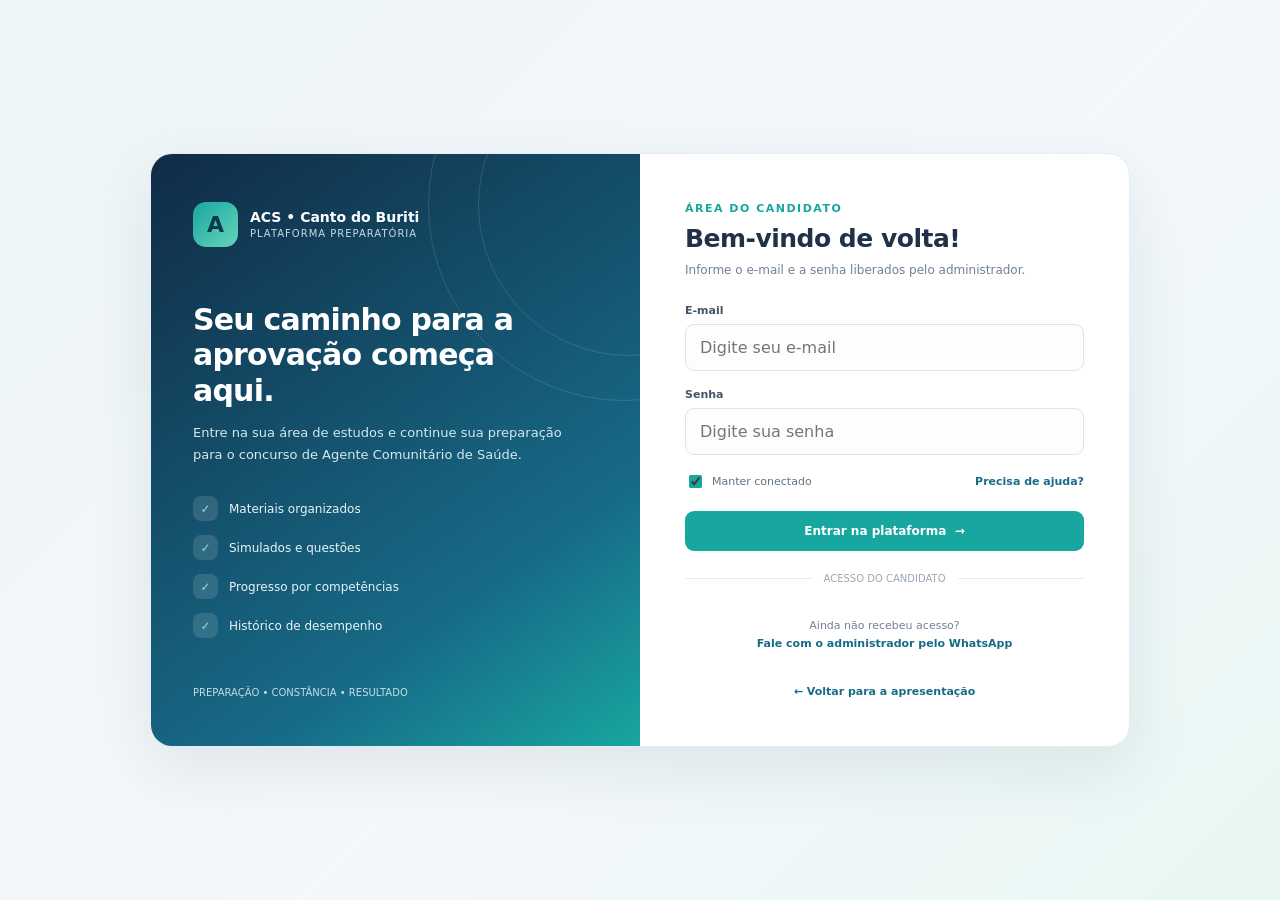
<file: index.html>
<!DOCTYPE html>
<html lang="pt-BR">
<head>
    <meta charset="UTF-8">
    <meta name="viewport" content="width=device-width, initial-scale=1.0">
    <title>Preparatório ACS - Canto do Buriti</title>

    <!-- Conexão com o CSS externo -->
    <link rel="stylesheet" href="style.css">
</head>
<body data-requires-auth="true">

    <div class="layout">

        <!-- MENU LATERAL -->
        <aside class="sidebar">

            <div class="brand">
                <div class="brand-mark">A</div>
                <div>
                    <strong>ACS • Canto do Buriti</strong>
                    <small>PLATAFORMA PREPARATÓRIA</small>
                </div>
            </div>

            <div>
                <div class="nav-label">Menu principal</div>

                <nav>
                    <a class="active" href="index.html">
                        <span class="nav-icon">⌂</span> Início
                    </a>

                    <a href="materiais.html">
                        <span class="nav-icon">▤</span> Materiais de estudo
                    </a>

                    <a href="simulados.html">
                        <span class="nav-icon">☑</span> Simulados
                    </a>

                    <a href="progresso.html">
                        <span class="nav-icon">▥</span> Meu progresso
                    </a>

                  
                </nav>
            </div>

            <div class="sidebar-note">
                <b>🎯 Sua aprovação começa aqui</b>
                <p>
                    Estude com organização, pratique com simulados
                    e acompanhe sua evolução até a prova.
                </p>
            </div>

        </aside>

        <!-- CONTEÚDO PRINCIPAL -->
        <main class="main">

            <header class="topbar">
                <div class="breadcrumb">
                    Preparatório ACS / <b>Página inicial</b>
                </div>

                <div class="top-actions">
                    <span class="status">● Área do candidato</span>

                    <span class="avatar" id="userInitials" aria-label="Usuário conectado">AC</span>
                    <button class="logout-button" id="logout" type="button" aria-label="Sair da conta"><span aria-hidden="true">↪</span> Sair</button>
                </div>
            </header>

            <div class="content">

                <!-- BOAS-VINDAS -->
                <section class="welcome">
                    <div>
                        <div class="eyebrow">
                            CONCURSO PÚBLICO • CANTO DO BURITI
                        </div>

                        <h1>Prepare-se para sua aprovação!</h1>

                        <p>
                            Uma plataforma de estudos para ajudar você
                            a conquistar sua vaga de Agente Comunitário de Saúde.
                        </p>
                    </div>

                    <div class="date-chip">
                        📚 Sua jornada começa agora
                    </div>
                </section>

                <!-- DESTAQUE -->
                <section class="hero">

                    <div class="hero-copy">
                        <h2>Conhecimento e dedicação abrem caminhos.</h2>

                        <p>
                            Encontre seus materiais, pratique com questões
                            e acompanhe seu desempenho. Organize sua rotina
                            e avance um passo de cada vez rumo à aprovação.
                        </p>

                    </div>

                    <div class="hero-tag">
                        FOCO • CONSTÂNCIA • RESULTADO
                    </div>

                </section>

                <!-- INDICADORES -->
                <section class="stats">

                    <div class="stat">
                        <div class="stat-top">
                            Materiais de estudo
                            <span class="stat-icon">▤</span>
                        </div>
                        <strong>Organizados</strong>
                        <small>Conteúdos por disciplina</small>
                    </div>

                    <div class="stat">
                        <div class="stat-top">
                            Simulados
                            <span class="stat-icon">☑</span>
                        </div>
                        <strong>Pratique</strong>
                        <small>Teste seus conhecimentos</small>
                    </div>

                    <div class="stat">
                        <div class="stat-top">
                            Desempenho
                            <span class="stat-icon">◉</span>
                        </div>
                        <strong>Acompanhe</strong>
                        <small>Veja sua evolução</small>
                    </div>

                </section>

                <section class="quick-grid">

                    <article class="quick-card">
                        <div class="quick-icon">📚</div>

                        <div>
                            <h4>Materiais de estudo</h4>
                            <p>
                                Apostilas, resumos, legislação,
                                conhecimentos específicos e materiais de apoio.
                            </p>

                            <a href="materiais.html">Acessar materiais →</a>
                        </div>
                    </article>

                    <article class="quick-card">
                        <div class="quick-icon">📝</div>

                        <div>
                            <h4>Simulados</h4>
                            <p>
                                Resolva questões, pratique por disciplina
                                e teste sua preparação para a prova.
                            </p>

                            <a href="simulados.html">Fazer simulados →</a>
                        </div>
                    </article>

                    <article class="quick-card">
                        <div class="quick-icon">📈</div>

                        <div>
                            <h4>Meu progresso</h4>
                            <p>
                                Acompanhe seus acertos, dificuldades
                                e evolução por habilidades e competências.
                            </p>

                            <a href="progresso.html">Ver meu progresso →</a>
                        </div>
                    </article>

                </section>
             

                </div>

            </div>

            <footer>
                Preparatório ACS • Canto do Buriti
            </footer>

        </main>

    </div>

    <script src="users.js"></script>
    <script>
        const authenticatedUser = Users.getCurrentUser();
        if (authenticatedUser) {
            document.getElementById('userInitials').textContent = authenticatedUser.name
                .split(/\s+/)
                .slice(0, 2)
                .map(part => part[0].toUpperCase())
                .join('');
            document.getElementById('userInitials').title = authenticatedUser.name;
            document.getElementById('logout').addEventListener('click', function() {
                Users.logout();
                window.location.replace('login.html');
            });
        }
    </script>
</body>
</html>
</file>
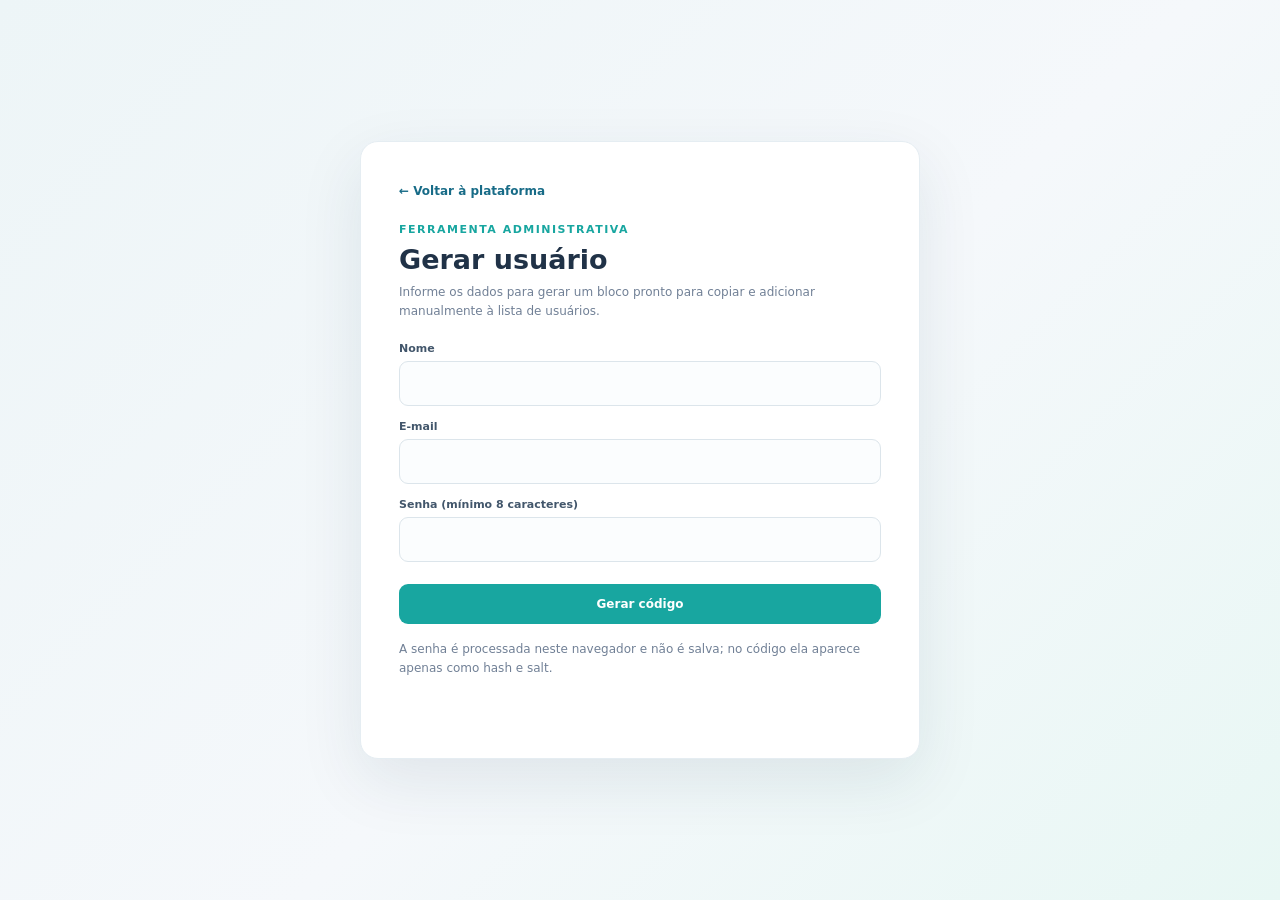
<file: gerar-usuario.html>
<!DOCTYPE html>
<html lang="pt-BR">
<head>
  <meta charset="UTF-8">
  <meta name="viewport" content="width=device-width, initial-scale=1.0">
  <meta name="description" content="Gere o bloco de usuário para adicionar manualmente à plataforma ACS.">
  <title>Gerar usuário | Preparatório ACS</title>
  <link rel="stylesheet" href="style.css">
</head>
<body>
  <main class="generator-page">
    <section class="generator-card">
      <a class="generator-back" href="vendas.html">← Voltar à plataforma</a>
      <div class="eyebrow">FERRAMENTA ADMINISTRATIVA</div>
      <h1>Gerar usuário</h1>
      <p class="generator-description">Informe os dados para gerar um bloco pronto para copiar e adicionar manualmente à lista de usuários.</p>

      <form id="userForm">
        <div class="field">
          <label for="name">Nome</label>
          <input id="name" name="name" type="text" autocomplete="name" required>
        </div>
        <div class="field">
          <label for="email">E-mail</label>
          <input id="email" name="email" type="email" autocomplete="email" required>
        </div>
        <div class="field">
          <label for="password">Senha (mínimo 8 caracteres)</label>
          <input id="password" name="password" type="password" minlength="8" autocomplete="new-password" required>
        </div>
        <button class="btn btn-primary generator-submit" type="submit">Gerar código</button>
      </form>

      <p class="generator-privacy">A senha é processada neste navegador e não é salva; no código ela aparece apenas como hash e salt.</p>
      <p class="generator-message" id="message" role="status" aria-live="polite"></p>

      <section id="result" hidden>
        <label class="generator-output-label" for="generatedCode">Código para copiar</label>
        <textarea id="generatedCode" rows="7" readonly spellcheck="false"></textarea>
        <button class="btn btn-primary generator-copy" id="copyCode" type="button">Copiar código</button>
        <p class="generator-instructions">Cole o bloco no array <code>USERS</code> de <code>users.js</code> e publique a alteração para liberar o acesso.</p>
      </section>
    </section>
  </main>

  <script src="users.js"></script>
  <script>
    const form = document.getElementById('userForm');
    const message = document.getElementById('message');
    const result = document.getElementById('result');
    const generatedCode = document.getElementById('generatedCode');

    form.addEventListener('submit', async event => {
      event.preventDefault();
      message.textContent = '';
      result.hidden = true;

      try {
        generatedCode.value = await Users.generateUserCode({
          name: form.elements.name.value,
          email: form.elements.email.value,
          password: form.elements.password.value
        });
        result.hidden = false;
        form.elements.password.value = '';
        message.textContent = 'Código gerado. Copie e adicione à lista USERS.';
      } catch (error) {
        message.textContent = error.message || 'Não foi possível gerar o código.';
      }
    });

    document.getElementById('copyCode').addEventListener('click', async () => {
      try {
        await navigator.clipboard.writeText(generatedCode.value);
        message.textContent = 'Código copiado.';
      } catch (error) {
        generatedCode.focus();
        generatedCode.select();
        message.textContent = 'Não foi possível copiar automaticamente. Selecione o código e copie manualmente.';
      }
    });
  </script>
</body>
</html>
</file>
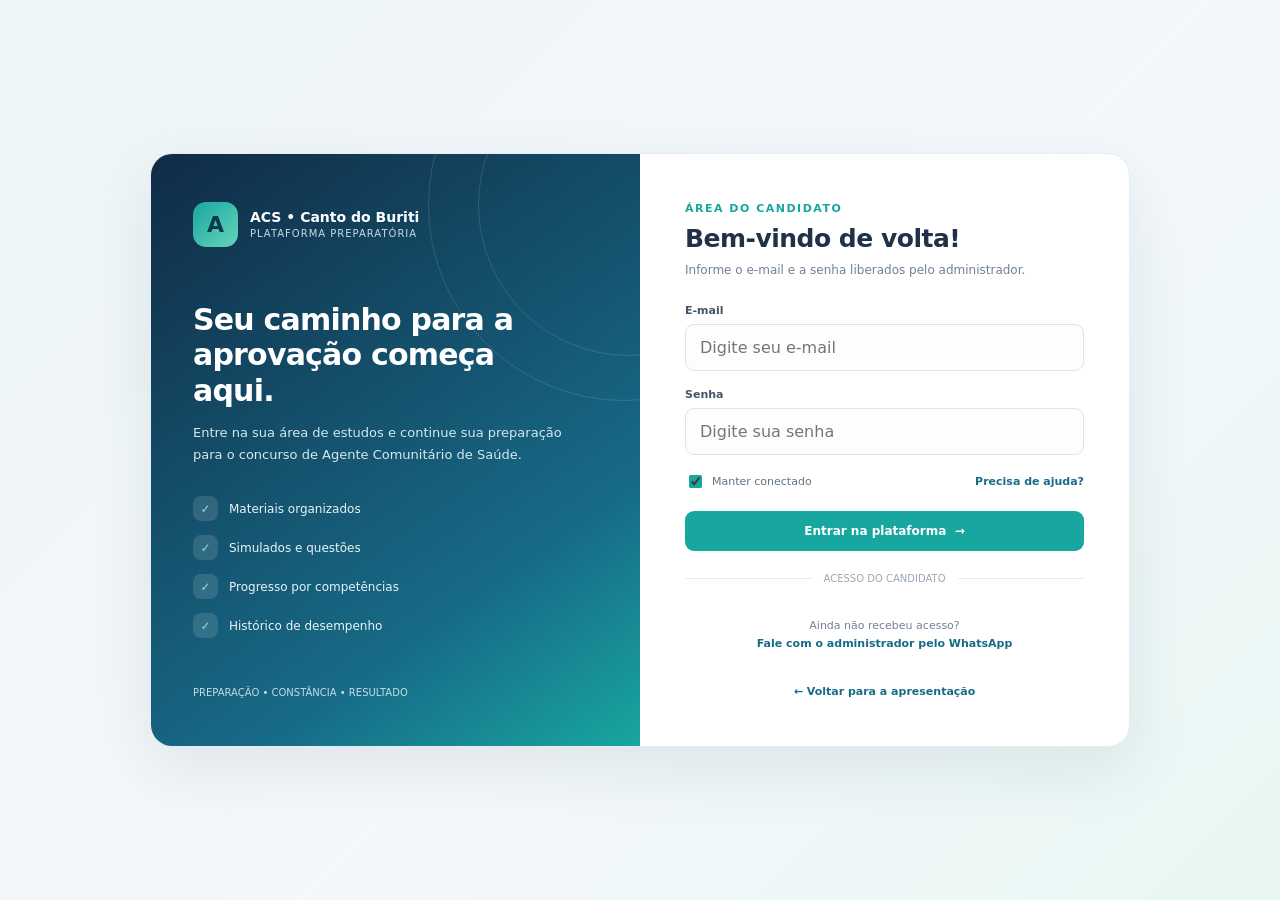
<file: login.html>
<!DOCTYPE html>
<html lang="pt-BR">
<head>
  <meta charset="UTF-8">
  <meta name="viewport" content="width=device-width, initial-scale=1.0">
  <meta name="description" content="Acesso à plataforma preparatória para o concurso de Agente Comunitário de Saúde de Canto do Buriti.">
  <title>Entrar | Preparatório ACS - Canto do Buriti</title>
  <link rel="stylesheet" href="style.css">
</head>
<body>
  <main class="login-page">
    <section class="login-shell">
      <aside class="login-promo">
        <div class="login-promo-content">
          <div class="login-brand">
            <div class="login-brand-mark">A</div>
            <div>
              <strong>ACS • Canto do Buriti</strong>
              <small>PLATAFORMA PREPARATÓRIA</small>
            </div>
          </div>
          <h1>Seu caminho para a aprovação começa aqui.</h1>
          <p>Entre na sua área de estudos e continue sua preparação para o concurso de Agente Comunitário de Saúde.</p>
          <div class="login-promo-list">
            <div><span class="login-promo-check">✓</span> Materiais organizados</div>
            <div><span class="login-promo-check">✓</span> Simulados e questões</div>
            <div><span class="login-promo-check">✓</span> Progresso por competências</div>
            <div><span class="login-promo-check">✓</span> Histórico de desempenho</div>
          </div>
        </div>
        <div class="login-promo-footer">PREPARAÇÃO • CONSTÂNCIA • RESULTADO</div>
      </aside>

      <section class="login-form-area">
        <div class="eyebrow">ÁREA DO CANDIDATO</div>
        <h2 id="loginTitle">Bem-vindo de volta!</h2>
        <p class="login-description">Informe o e-mail e a senha liberados pelo administrador.</p>

        <div class="login-message" id="loginMessage" role="status"></div>

        <form id="loginForm">
          <div class="field">
            <label for="usuario">E-mail</label>
            <input type="email" id="usuario" name="usuario" placeholder="Digite seu e-mail" autocomplete="username" required>
          </div>
          <div class="field">
            <label for="senha">Senha</label>
            <input type="password" id="senha" name="senha" placeholder="Digite sua senha" autocomplete="current-password" required>
          </div>

          <div class="login-options">
            <label class="login-remember"><input type="checkbox" name="lembrar" checked> Manter conectado</label>
            <a class="login-link" href="https://wa.me/5589981267779?text=Ol%C3%A1%2C%20preciso%20de%20ajuda%20com%20meu%20acesso." id="forgotPassword" target="_blank" rel="noopener noreferrer">Precisa de ajuda?</a>
          </div>

          <button class="btn btn-primary login-submit" type="submit">Entrar na plataforma&nbsp; →</button>
        </form>

        <div class="login-divider">ACESSO DO CANDIDATO</div>
        <p class="login-help">Ainda não recebeu acesso?<br><a class="login-link" href="https://wa.me/5589981267779?text=Ol%C3%A1%2C%20gostaria%20de%20solicitar%20acesso%20%C3%A0%20plataforma." target="_blank" rel="noopener noreferrer">Fale com o administrador pelo WhatsApp</a></p>
        <a class="login-back" href="vendas.html">← Voltar para a apresentação</a>
      </section>
    </section>
  </main>

  <script src="users.js"></script>
  <script>
    const form = document.getElementById('loginForm');
    const message = document.getElementById('loginMessage');
    const showMessage = text => {
      message.textContent = text;
      message.classList.add('show');
    };
    const redirectAfterLogin = () => window.location.replace(Users.safeReturnPath());

    form.addEventListener('submit', async function(event) {
      event.preventDefault();
      try {
        await Users.login({
          email: document.getElementById('usuario').value,
          password: document.getElementById('senha').value,
          remember: form.elements.lembrar.checked
        });
        redirectAfterLogin();
      } catch (error) {
        showMessage(error.message || 'Não foi possível entrar. Tente novamente.');
      }
    });

    if (new URLSearchParams(window.location.search).get('erro') === 'usuarios') {
      showMessage('Não foi possível validar o acesso. Atualize a página ou fale com o administrador.');
    }
  </script>
</body>
</html>
</file>
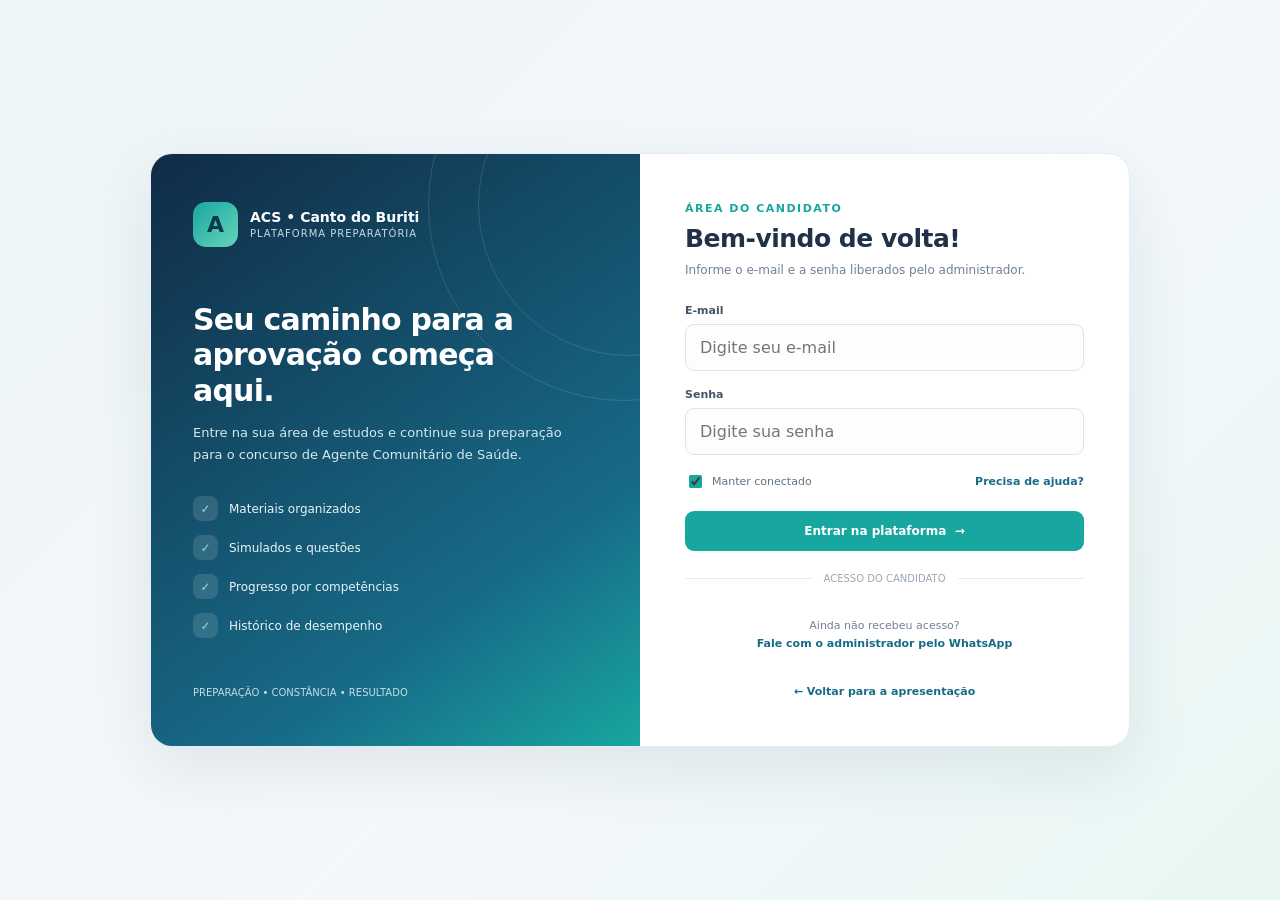
<file: materiais.html>
<!DOCTYPE html>
<html lang="pt-BR">
<head>
<meta charset="UTF-8">
<meta name="viewport" content="width=device-width, initial-scale=1.0">
<title>Materiais de Estudo | Preparatório ACS</title>
<link rel="stylesheet" href="style.css">

<style>
.material-page {
    max-width: 1100px;
    margin: auto;
    padding: 25px;
}

.material-header {
    background: linear-gradient(135deg, #123b65, #2563a0);
    color: white;
    padding: 30px;
    border-radius: 14px;
    margin-bottom: 25px;
}

.material-header h1 {
    margin: 0 0 10px;
    font-size: 26px;
}

.material-header p {
    margin: 0;
    opacity: .9;
    line-height: 1.6;
}

.search-material {
    width: 100%;
    padding: 14px 16px;
    border: 1px solid #dce3ec;
    border-radius: 10px;
    font-size: 15px;
    margin: 10px 0 25px;
    box-sizing: border-box;
}

.subject-card {
    background: white;
    padding: 22px;
    border-radius: 13px;
    margin-bottom: 22px;
    box-shadow: 0 3px 12px rgba(0,0,0,.06);
    border: 1px solid #e5eaf0;
}

.subject-title {
    display: flex;
    align-items: center;
    gap: 12px;
    margin-bottom: 18px;
}

.subject-title h2 {
    font-size: 21px;
    color: #123b65;
    margin: 0;
}

.subject-icon {
    font-size: 28px;
}

.subject-description {
    color: #64748b;
    font-size: 14px;
    margin-bottom: 18px;
}

.topic {
    border: 1px solid #e5eaf0;
    border-radius: 9px;
    margin: 10px 0;
    overflow: hidden;
}

.topic summary {
    padding: 15px;
    cursor: pointer;
    font-weight: 600;
    color: #243b53;
    background: #f8fafc;
    list-style: none;
    display: flex;
    justify-content: space-between;
    align-items: center;
    gap: 10px;
}

.topic summary::-webkit-details-marker {
    display: none;
}

.topic summary::after {
    content: "+";
    font-size: 22px;
    color: #2563a0;
}

.topic[open] > summary::after {
    content: "−";
}

.topic summary:hover {
    background: #edf4fb;
}

.lesson-content {
    padding: 18px;
    line-height: 1.75;
    color: #334155;
    font-size: 15px;
}

.lesson-content h3 {
    color: #123b65;
    margin-top: 18px;
}

.lesson-content h3:first-child {
    margin-top: 0;
}

.lesson-content ul,
.lesson-content ol {
    padding-left: 23px;
}

.lesson-content li {
    margin-bottom: 6px;
}

.video-lesson-action {
    display: inline-flex;
    align-items: center;
    justify-content: center;
    gap: 6px;
    margin-bottom: 16px;
    padding: 10px 14px;
    border: 0;
    border-radius: 7px;
    background: #c62828;
    color: white;
    font: inherit;
    font-size: 14px;
    font-weight: 600;
    text-decoration: none;
    cursor: pointer;
}

.video-lesson-action:hover {
    background: #a91f1f;
}

.video-lesson-action:focus-visible,
.video-player-close:focus-visible {
    outline: 3px solid #2563a0;
    outline-offset: 3px;
}

.video-player {
    margin: 0 0 18px;
}

.video-player iframe {
    display: block;
    width: 100%;
    aspect-ratio: 16 / 9;
    border: 0;
    border-radius: 8px;
    background: #0f172a;
}

.video-player-close {
    display: block;
    margin: 0 0 8px auto;
    padding: 7px 11px;
    border: 1px solid #cbd5e1;
    border-radius: 6px;
    background: white;
    color: #334155;
    font: inherit;
    cursor: pointer;
}

.example {
    background: #eff6ff;
    border-left: 4px solid #2563a0;
    padding: 12px 15px;
    margin: 14px 0;
    border-radius: 5px;
}

.important {
    background: #fff7e6;
    border-left: 4px solid #e6a23c;
    padding: 12px 15px;
    margin: 14px 0;
    border-radius: 5px;
}

.subject-count {
    margin-left: auto;
    background: #edf4fb;
    color: #2563a0;
    padding: 5px 10px;
    border-radius: 20px;
    font-size: 12px;
    white-space: nowrap;
}

.lesson-footer {
    background: #f8fafc;
    padding: 15px;
    border-radius: 9px;
    margin-top: 20px;
    color: #64748b;
    font-size: 13px;
}

.no-results {
    display: none;
    padding: 20px;
    text-align: center;
    color: #64748b;
}

@media(max-width: 600px) {
    .material-page { padding: 12px; }
    .material-header { padding: 22px; }
    .subject-card { padding: 15px; }
    .subject-title h2 { font-size: 18px; }
    .topic summary { font-size: 14px; }
}
</style>
</head>

<body data-requires-auth="true">

<!-- CONTEÚDO PRINCIPAL -->
<main class="material-page">

    <header class="material-header">
        <h1>📚 Materiais de Estudo</h1>
        <p>
            Preparatório para o Concurso Público Municipal de
            Canto do Buriti – PI | Agente Comunitário de Saúde.
            Estude cada assunto através de aulas organizadas,
            exemplos e resumos.
        </p>
    </header>

    <input
        type="text"
        id="searchMaterial"
        class="search-material"
        placeholder="🔎 Pesquisar aula ou assunto..."
        oninput="filtrarAulas()"
    >

    <div id="noResults" class="no-results">
        Nenhuma aula encontrada com esse termo.
    </div>

    <!-- LÍNGUA PORTUGUESA -->
    <section class="subject-card searchable">

        <div class="subject-title">
            <span class="subject-icon">📖</span>
            <h2>Língua Portuguesa</h2>
            <span class="subject-count">14 assuntos</span>
        </div>

        <p class="subject-description">
            Estude interpretação textual, ortografia, gramática
            e os principais elementos da língua portuguesa.
        </p>

        <details class="topic">
            <summary>01. Leitura e interpretação de texto</summary>
            <div class="lesson-content">
                <h3> assista essa playlist com as 6 aulas no youtube !!! </h3>
                <h3>O que é interpretação de texto?</h3>
                Interpretar um texto significa compreender as
                informações apresentadas, identificar a mensagem
                principal e perceber aquilo que o autor deseja comunicar.

                <h3>O que devemos observar?</h3>
                <ul>
                    <li>Tema principal do texto.</li>
                    <li>Assunto abordado.</li>
                    <li>Finalidade do texto.</li>
                    <li>Informações explícitas: estão escritas diretamente.</li>
                    <li>Informações implícitas: precisam ser deduzidas.</li>
                    <li>Opiniões e fatos.</li>
                    <li>Sentido das palavras no contexto.</li>
                </ul>

                <div class="example">
                    <strong>Exemplo:</strong><br>
                    "João saiu de casa levando um guarda-chuva,
                    pois o céu estava muito escuro."<br><br>
                    Podemos concluir que João acreditava que
                    poderia chover.
                </div>

                <div class="important">
                    <strong>Dica para a prova:</strong>
                    Leia primeiro o texto com atenção. Não responda
                    apenas com base em sua opinião pessoal.
                </div>
            </div>
        </details>

        <details class="topic">
            <summary>02. Ortografia</summary>
            <div class="lesson-content">
                <h3>O que é ortografia?</h3>
                É o conjunto de regras que determina a escrita
                correta das palavras.

                <h3>Principais dificuldades</h3>
                <ul>
                    <li>Uso de S, SS, C, Ç e SC.</li>
                    <li>Uso de G e J.</li>
                    <li>Uso de X e CH.</li>
                    <li>Uso de Z e S.</li>
                    <li>Emprego de M antes de P e B.</li>
                    <li>Palavras com H inicial.</li>
                </ul>

                <div class="example">
                    <strong>Exemplos:</strong><br>
                    Certo: prevenção, exceção, pesquisa,
                    nascimento e benefício.<br>
                    Errado: prevensão, excessão, pesquiza.
                </div>

                <div class="important">
                    Atenção às palavras utilizadas em textos
                    sobre saúde, prevenção e vacinação.
                </div>
            </div>
        </details>

        <details class="topic">
            <summary>03. Acentuação gráfica</summary>
            <div class="lesson-content">
                <h3>O que é acentuação?</h3>
                São regras que determinam quando uma palavra
                deve receber acento gráfico.

                <h3>Classificação pela sílaba tônica</h3>
                <ul>
                    <li><strong>Oxítonas:</strong> última sílaba forte.
                    Ex.: café, também, cipó.</li>
                    <li><strong>Paroxítonas:</strong> penúltima sílaba forte.
                    Ex.: fácil, lápis, saúde.</li>
                    <li><strong>Proparoxítonas:</strong> antepenúltima
                    sílaba forte. Todas são acentuadas.
                    Ex.: médico, matemática, lâmpada.</li>
                </ul>

                <div class="important">
                    Nem toda sílaba tônica recebe acento gráfico.
                    Acento tônico é a pronúncia mais forte;
                    acento gráfico é o sinal escrito.
                </div>
            </div>
        </details>

        <details class="topic">
            <summary>04. Encontros vocálicos</summary>
            <div class="lesson-content">
                São encontros de sons vocálicos em uma palavra.

                <ul>
                    <li><strong>Ditongo:</strong> duas vogais em uma
                    mesma sílaba. Ex.: pai, céu, noite.</li>
                    <li><strong>Tritongo:</strong> três sons vocálicos
                    na mesma sílaba. Ex.: Paraguai, iguais.</li>
                    <li><strong>Hiato:</strong> duas vogais em sílabas
                    diferentes. Ex.: sa-ú-de, pa-ís, sa-í-da.</li>
                </ul>

                <div class="example">
                    Saúde: sa-ú-de. O encontro entre A e U é um hiato,
                    pois as vogais ficam em sílabas diferentes.
                </div>
            </div>
        </details>

        <details class="topic">
            <summary>05. Encontros consonantais</summary>
            <div class="lesson-content">
                Ocorrem quando duas ou mais consoantes aparecem
                juntas, mantendo seus sons.

                <div class="example">
                    <strong>Exemplos:</strong><br>
                    prato, bloco, atleta, flor, problema e
                    transporte.
                </div>

                Podem aparecer na mesma sílaba ou em sílabas diferentes.

                <ul>
                    <li>Pra-to: encontro na mesma sílaba.</li>
                    <li>Ad-vo-ga-do: consoantes em sílabas diferentes.</li>
                </ul>
            </div>
        </details>

        <details class="topic">
            <summary>06. Dígrafos</summary>
            <div class="lesson-content">
                Dígrafo é o encontro de duas letras que representam
                um único som.

                <h3>Dígrafos consonantais</h3>
                <ul>
                    <li>CH: chuva.</li>
                    <li>LH: folha.</li>
                    <li>NH: manhã.</li>
                    <li>RR: carro.</li>
                    <li>SS: pássaro.</li>
                    <li>QU: queijo (quando o U não é pronunciado).</li>
                    <li>GU: guerra (quando o U não é pronunciado).</li>
                </ul>

                <h3>Dígrafos vocálicos</h3>
                <ul>
                    <li>AM: campo.</li>
                    <li>AN: canto.</li>
                    <li>EM: tempo.</li>
                    <li>EN: pente.</li>
                    <li>IM: limpo.</li>
                    <li>IN: tinta.</li>
                    <li>OM: sombra.</li>
                    <li>ON: onda.</li>
                    <li>UM: mundo.</li>
                    <li>UN: fundo.</li>
                </ul>
                <div class="important">
                    Dígrafo tem duas letras representando um único som.
                </div>
            </div>
        </details>

        <details class="topic">
            <summary>07. Divisão silábica</summary>
            <div class="lesson-content">
                Dividir uma palavra em sílabas significa separar
                suas partes sonoras.

                <div class="example">
                    <strong>Exemplos:</strong><br>
                    Casa: ca-sa<br>
                    Escola: es-co-la<br>
                    Saúde: sa-ú-de<br>
                    Professor: pro-fes-sor<br>
                    Comunidade: co-mu-ni-da-de
                </div>

                <h3>Regras importantes</h3>
                <ul>
                    <li>Não se separa ditongo.</li>
                    <li>O hiato é separado.</li>
                    <li>Dígrafos como CH, LH e NH não se separam.</li>
                    <li>RR e SS são separados entre as sílabas.</li>
                </ul>
            </div>
        </details>

        <details class="topic">
            <summary>08. Adjetivos</summary>
            <div class="lesson-content">
                Adjetivo é a palavra que caracteriza o substantivo,
                indicando qualidade, estado ou característica.

                <div class="example">
                    Casa bonita.<br>
                    Criança saudável.<br>
                    Profissional dedicado.
                </div>

                <h3>Flexão dos adjetivos</h3>
                <ul>
                    <li>Gênero: bonito / bonita.</li>
                    <li>Número: bonito / bonitos.</li>
                    <li>Grau: bonito / bonitíssimo.</li>
                </ul>

                <h3>Graus</h3>
                <ul>
                    <li>Comparativo: João é mais alto que Pedro.</li>
                    <li>Superlativo: João é muito alto.</li>
                </ul>
            </div>
        </details>

        <details class="topic">
            <summary>09. Artigos</summary>
            <div class="lesson-content">
                Artigos são palavras que acompanham os substantivos,
                determinando ou indeterminando seu sentido.

                <h3>Artigos definidos</h3>
                O, A, OS, AS.

                <div class="example">
                    O agente visitou a família.
                </div>

                <h3>Artigos indefinidos</h3>
                UM, UMA, UNS, UMAS.

                <div class="example">
                    Uma família procurou atendimento.
                </div>
            </div>
        </details>

        <details class="topic">
            <summary>10. Verbos: tempo, número, pessoa e conjugação</summary>
            <div class="lesson-content">
                Verbo é a palavra que expressa ação, estado,
                fenômeno da natureza ou ocorrência.

                <h3>Tempos verbais</h3>
                <ul>
                    <li>Presente: Eu estudo.</li>
                    <li>Pretérito: Eu estudei.</li>
                    <li>Futuro: Eu estudarei.</li>
                </ul>

                <h3>Pessoas do discurso</h3>
                <ul>
                    <li>1ª pessoa: eu / nós.</li>
                    <li>2ª pessoa: tu / vós.</li>
                    <li>3ª pessoa: ele, ela / eles, elas.</li>
                </ul>

                <h3>Número</h3>
                <ul>
                    <li>Singular: eu trabalho.</li>
                    <li>Plural: nós trabalhamos.</li>
                </ul>

                <h3>Conjugações</h3>
                <ul>
                    <li>1ª conjugação: verbos terminados em AR.
                    Ex.: estudar.</li>
                    <li>2ª conjugação: verbos terminados em ER.
                    Ex.: aprender.</li>
                    <li>3ª conjugação: verbos terminados em IR.
                    Ex.: partir.</li>
                </ul>
            </div>
        </details>

        <details class="topic">
            <summary>11. Sinônimos e antônimos</summary>
            <div class="lesson-content">
                <strong>Sinônimos:</strong> palavras com sentidos
                iguais ou semelhantes.

                <div class="example">
                    Feliz = alegre.<br>
                    Bonito = belo.<br>
                    Rápido = veloz.
                </div>

                <strong>Antônimos:</strong> palavras com sentidos
                opostos.

                <div class="example">
                    Claro ≠ escuro.<br>
                    Alto ≠ baixo.<br>
                    Entrar ≠ sair.
                </div>
            </div>
        </details>

        <details class="topic">
            <summary>12. Pontuação</summary>
            <div class="lesson-content">
                A pontuação organiza as ideias e facilita a compreensão.

                <ul>
                    <li><strong>Ponto final (.):</strong> encerra uma frase.</li>
                    <li><strong>Vírgula (,):</strong> separa elementos
                    e organiza informações.</li>
                    <li><strong>Interrogação (?):</strong> indica pergunta.</li>
                    <li><strong>Exclamação (!):</strong> expressa emoção
                    ou intensidade.</li>
                    <li><strong>Dois-pontos (:):</strong> introduzem
                    explicações, listas ou falas.</li>
                    <li><strong>Travessão (—):</strong> pode indicar
                    fala ou destacar informações.</li>
                </ul>

                <div class="example">
                    Você estudou hoje?<br>
                    Sim, estudei bastante!
                </div>
            </div>
        </details>

        <details class="topic">
            <summary>13. Substantivos: classificação e flexão</summary>
            <div class="lesson-content">
                Substantivo é a palavra que nomeia pessoas,
                animais, objetos, lugares, sentimentos e ideias.

                <h3>Classificações</h3>
                <ul>
                    <li>Comum: cidade, pessoa, cachorro.</li>
                    <li>Próprio: Brasil, Maria, Teresina.</li>
                    <li>Concreto: mesa, árvore, casa.</li>
                    <li>Abstrato: amor, tristeza, coragem.</li>
                    <li>Coletivo: cardume, enxame, alcateia.</li>
                    <li>Simples: pedra.</li>
                    <li>Composto: guarda-chuva.</li>
                </ul>

                <h3>Flexões</h3>
                <ul>
                    <li>Gênero: menino / menina.</li>
                    <li>Número: casa / casas.</li>
                    <li>Grau: casa / casarão / casinha.</li>
                </ul>
            </div>
        </details>

        <details class="topic">
            <summary>14. Regras gramaticais</summary>
            <div class="lesson-content">
                A gramática estabelece regras para o uso adequado
                da língua portuguesa.

                <h3>Concordância nominal</h3>
                O artigo, o adjetivo e outras palavras devem concordar
                com o substantivo.

                <div class="example">
                    As meninas estudiosas.<br>
                    Os meninos estudiosos.
                </div>

                <h3>Concordância verbal</h3>
                O verbo deve concordar com o sujeito.

                <div class="example">
                    A criança brinca.<br>
                    As crianças brincam.
                </div>

                <h3>Uso de por que, porque, por quê e porquê</h3>
                <ul>
                    <li>Por que: usado em perguntas.
                    Ex.: Por que você faltou?</li>
                    <li>Porque: indica explicação.
                    Ex.: Faltei porque estava doente.</li>
                    <li>Por quê: aparece no final de perguntas.
                    Ex.: Você faltou por quê?</li>
                    <li>Porquê: significa motivo.
                    Ex.: Não entendi o porquê.</li>
                </ul>
            </div>
        </details>

    </section>

    <!-- MATEMÁTICA -->
    <section class="subject-card searchable">

        <div class="subject-title">
            <span class="subject-icon">🔢</span>
            <h2>Matemática</h2>
            <span class="subject-count">17 assuntos</span>
        </div>

        <p class="subject-description">
            Aprenda operações, medidas, números, geometria e
            resolução de problemas do cotidiano.
        </p>

        <details class="topic">
            <summary>01. Quantidade e comparação</summary>
            <div class="lesson-content">
                Quantidade representa o número de elementos
                de um conjunto.

                <h3>Conceitos importantes</h3>
                <ul>
                    <li>Maior que: &gt;</li>
                    <li>Menor que: &lt;</li>
                    <li>Igual a: =</li>
                    <li>Antecessor: número que vem antes.</li>
                    <li>Sucessor: número que vem depois.</li>
                </ul>
                <div class="example">
                    15 é maior que 10.<br>
                    8 é menor que 12.<br>
                    O antecessor de 20 é 19.<br>
                    O sucessor de 20 é 21.
                </div>
            </div>
        </details>

        <details class="topic">
            <summary>02. Adição</summary>
            <div class="lesson-content">
                Adição é a operação utilizada para juntar
                ou acrescentar quantidades.

                <div class="example">
                    Uma unidade de saúde realizou 125 atendimentos
                    pela manhã e 75 à tarde.<br>
                    125 + 75 = 200 atendimentos.
                </div>
                O sinal utilizado é +.
            </div>
        </details>

        <details class="topic">
            <summary>03. Subtração</summary>
            <div class="lesson-content">
                Subtração é utilizada para retirar, comparar
                ou descobrir a diferença entre quantidades.

                <div class="example">
                    Uma equipe tinha 150 fichas e utilizou 45.<br>
                    150 - 45 = 105 fichas restantes.
                </div>
                O sinal utilizado é −.
            </div>
        </details>

        <details class="topic">
            <summary>04. Multiplicação</summary>
            <div class="lesson-content">
                Multiplicação representa a soma de parcelas iguais.

                <div class="example">
                    Uma caixa contém 12 máscaras. Quantas máscaras
                    existem em 5 caixas?<br>
                    12 × 5 = 60 máscaras.
                </div>
                O sinal utilizado é ×.
            </div>
        </details>

        <details class="topic">
            <summary>05. Divisão</summary>
            <div class="lesson-content">
                Divisão é utilizada para repartir ou distribuir
                uma quantidade em partes iguais.

                <div class="example">
                    48 unidades serão distribuídas entre 6 equipes.<br>
                    48 ÷ 6 = 8 unidades para cada equipe.
                </div>
                O sinal utilizado é ÷.
            </div>
        </details>

        <details class="topic">
            <summary>06. Números pares e ímpares</summary>
            <div class="lesson-content">
                <strong>Pares:</strong> podem ser divididos por 2
                sem deixar resto.

                Exemplos: 2, 4, 6, 8, 10, 12.

                <br><br>
                <strong>Ímpares:</strong> quando divididos por 2,
                deixam resto 1.

                Exemplos: 1, 3, 5, 7, 9, 11.

                <div class="important">
                    Dica: números terminados em 0, 2, 4, 6 ou 8
                    são pares.
                </div>
            </div>
        </details>

        <details class="topic">
            <summary>07. Sequência numérica</summary>
            <div class="lesson-content">
                Sequência numérica é uma organização de números
                seguindo determinada regra.

                <div class="example">
                    2, 4, 6, 8, 10...<br>
                    Regra: acrescentar 2.<br><br>
                    5, 10, 15, 20...<br>
                    Regra: acrescentar 5.
                </div>
                Observe a diferença entre os números para
                descobrir a regra da sequência.
            </div>
        </details>

        <details class="topic">
            <summary>08. Algarismos romanos</summary>
            <div class="lesson-content">
                Os números romanos utilizam letras para representar
                quantidades.

                <ul>
                    <li>I = 1</li>
                    <li>V = 5</li>
                    <li>X = 10</li>
                    <li>L = 50</li>
                    <li>C = 100</li>
                    <li>D = 500</li>
                    <li>M = 1.000</li>
                </ul>

                <div class="example">
                    II = 2<br>
                    III = 3<br>
                    IV = 4<br>
                    VI = 6<br>
                    IX = 9<br>
                    XII = 12<br>
                    XX = 20
                </div>
            </div>
        </details>

        <details class="topic">
            <summary>09. Sistema monetário e problemas com dinheiro</summary>
            <div class="lesson-content">
                No Brasil, a moeda oficial é o Real (R$).

                <h3>Relações importantes</h3>
                <ul>
                    <li>1 real = 100 centavos.</li>
                    <li>R$ 2,50 = 250 centavos.</li>
                    <li>R$ 10,00 = 1.000 centavos.</li>
                </ul>

                <div class="example">
                    Uma pessoa comprou produtos por R$ 35,00
                    e pagou com R$ 50,00.<br>
                    Troco: 50 - 35 = R$ 15,00.
                </div>
            </div>
        </details>

        <details class="topic">
            <summary>10. Comprimento</summary>
            <div class="lesson-content">
                Comprimento é a medida de distância entre dois pontos.

                <h3>Unidades principais</h3>
                <ul>
                    <li>Milímetro (mm).</li>
                    <li>Centímetro (cm).</li>
                    <li>Metro (m).</li>
                    <li>Quilômetro (km).</li>
                </ul>

                <div class="example">
                    1 metro = 100 centímetros.<br>
                    1 quilômetro = 1.000 metros.<br>
                    1 centímetro = 10 milímetros.
                </div>
            </div>
        </details>

        <details class="topic">
            <summary>11. Massa</summary>
            <div class="lesson-content">
                Massa é uma grandeza utilizada para medir
                a quantidade de matéria de um corpo.

                <h3>Unidades principais</h3>
                <ul>
                    <li>Grama (g).</li>
                    <li>Quilograma (kg).</li>
                    <li>Miligrama (mg).</li>
                </ul>

                <div class="example">
                    1 quilograma = 1.000 gramas.<br>
                    1 grama = 1.000 miligramas.
                </div>

                Exemplos cotidianos: pesagem de alimentos,
                frutas e outros produtos.
            </div>
        </details>

        <details class="topic">
            <summary>12. Volume e capacidade</summary>
            <div class="lesson-content">
                Volume é o espaço ocupado por um corpo.
                Capacidade indica quanto um recipiente pode conter.

                <h3>Unidades de capacidade</h3>
                <ul>
                    <li>Litro (L).</li>
                    <li>Mililitro (mL).</li>
                </ul>

                <div class="example">
                    1 litro = 1.000 mililitros.<br>
                    Uma garrafa de 2 litros contém 2.000 mL.
                </div>

                <div class="important">
                    Não confunda massa, volume e capacidade.
                    São grandezas diferentes.
                </div>
            </div>
        </details>

        <details class="topic">
            <summary>13. Altura</summary>
            <div class="lesson-content">
                Altura é uma medida de comprimento na direção vertical.

                <div class="example">
                    Ana mede 1,50 m e João mede 1,70 m.<br>
                    João é 20 centímetros mais alto que Ana.
                </div>

                Para comparar alturas, transforme as medidas
                para a mesma unidade antes de calcular.
            </div>
        </details>

        <details class="topic">
            <summary>14. Abreviaturas do sistema de medidas</summary>
            <div class="lesson-content">
                Memorize as principais abreviaturas:

                <ul>
                    <li>km = quilômetro.</li>
                    <li>m = metro.</li>
                    <li>cm = centímetro.</li>
                    <li>mm = milímetro.</li>
                    <li>kg = quilograma.</li>
                    <li>g = grama.</li>
                    <li>mg = miligrama.</li>
                    <li>L = litro.</li>
                    <li>mL = mililitro.</li>
                </ul>

                <div class="important">
                    Atenção: kg mede massa, m mede comprimento
                    e L mede capacidade.
                </div>
            </div>
        </details>

        <details class="topic">
            <summary>15. Formas geométricas</summary>
            <div class="lesson-content">
                As formas geométricas representam figuras
                encontradas na matemática e no cotidiano.

                <h3>Figuras planas</h3>
                <ul>
                    <li>Quadrado: quatro lados iguais.</li>
                    <li>Retângulo: quatro ângulos retos.</li>
                    <li>Triângulo: três lados.</li>
                    <li>Círculo: região plana delimitada por uma circunferência.</li>
                    <li>Losango: quatro lados iguais.</li>
                </ul>

                <h3>Sólidos geométricos</h3>
                <ul>
                    <li>Cubo: seis faces quadradas.</li>
                    <li>Esfera: formato de uma bola.</li>
                    <li>Cilindro: duas bases circulares.</li>
                    <li>Cone: uma base circular e um vértice.</li>
                    <li>Paralelepípedo: formato de uma caixa retangular.</li>
                </ul>
            </div>
        </details>

        <details class="topic">
            <summary>16. Relógio e medidas de tempo</summary>
            <div class="lesson-content">
                O tempo pode ser medido em segundos, minutos,
                horas, dias e outras unidades.

                <ul>
                    <li>1 minuto = 60 segundos.</li>
                    <li>1 hora = 60 minutos.</li>
                    <li>1 dia = 24 horas.</li>
                    <li>1 semana = 7 dias.</li>
                </ul>

                <div class="example">
                    Uma visita começou às 8h e terminou às 10h30.<br>
                    Duração: 2 horas e 30 minutos.
                </div>

                <h3>Relógio de ponteiros</h3>
                O ponteiro menor indica as horas e o maior
                indica os minutos.
            </div>
        </details>

        <details class="topic">
            <summary>17. Frações e partes de desenhos</summary>
            <div class="lesson-content">
                Fração representa uma ou mais partes de um todo
                dividido em partes iguais.

                <h3>Elementos da fração</h3>
                <p>O número de cima é o numerador. O número
                de baixo é o denominador.</p>

                <div class="example">
                    1/2 = uma de duas partes.<br>
                    1/3 = uma de três partes.<br>
                    1/4 = uma de quatro partes.<br>
                    3/4 = três de quatro partes.
                </div>

                <h3>Exemplo visual</h3>
                <p>Figura dividida em quatro partes:</p>
                <div style="font-size:30px;letter-spacing:5px;">
                    🟦 🟦 ⬜ ⬜
                </div>
                Duas das quatro partes estão pintadas:
                2/4 = 1/2.
            </div>
        </details>

    </section>

    <!-- CONHECIMENTOS ESPECÍFICOS ACS -->
    <section class="subject-card searchable">

        <div class="subject-title">
            <span class="subject-icon">🏥</span>
            <h2>Conhecimentos Específicos – ACS</h2>
            <span class="subject-count">30+ assuntos</span>
        </div>

        <p class="subject-description">
            Conteúdos fundamentais sobre o SUS, atuação do
            Agente Comunitário de Saúde, atenção básica,
            prevenção de doenças e políticas públicas.
        </p>

        <details class="topic">
            <summary>01. Sistema Único de Saúde – SUS</summary>
            <div class="lesson-content">
                <h3>O que é o SUS?</h3>
                O Sistema Único de Saúde é o sistema público
                brasileiro responsável por garantir o direito
                à saúde da população.

                Foi instituído pela Constituição Federal de 1988
                e regulamentado principalmente pelas Leis
                8.080/1990 e 8.142/1990.

                <h3>Princípios doutrinários</h3>
                <ul>
                    <li><strong>Universalidade:</strong> todos têm
                    direito ao acesso à saúde.</li>
                    <li><strong>Integralidade:</strong> atendimento
                    considerando as necessidades da pessoa de forma
                    ampla, incluindo promoção, prevenção e tratamento.</li>
                    <li><strong>Equidade:</strong> oferecer atenção
                    conforme as diferentes necessidades, buscando
                    reduzir desigualdades.</li>
                </ul>

                <h3>Diretrizes organizativas</h3>
                <ul>
                    <li>Descentralização.</li>
                    <li>Regionalização e hierarquização.</li>
                    <li>Participação da comunidade.</li>
                </ul>

                <div class="important">
                    Atenção para a prova: não confunda princípios
                    doutrinários com diretrizes organizativas.
                </div>
            </div>
        </details>

        <details class="topic">
            <summary>02. Processo saúde-doença e seus determinantes</summary>
            <div class="lesson-content">
                Saúde não significa apenas ausência de doenças.
                Envolve bem-estar físico, mental e social.

                O processo saúde-doença é influenciado por
                diversos fatores:

                <ul>
                    <li>Condições de moradia.</li>
                    <li>Alimentação.</li>
                    <li>Educação.</li>
                    <li>Renda e trabalho.</li>
                    <li>Saneamento básico.</li>
                    <li>Meio ambiente.</li>
                    <li>Acesso aos serviços de saúde.</li>
                    <li>Condições culturais e sociais.</li>
                </ul>

                <div class="example">
                    Uma comunidade sem água tratada pode apresentar
                    maior risco de doenças transmitidas pela água.
                </div>
            </div>
        </details>

        <details class="topic">
            <summary>03. Visita domiciliar</summary>
            <div class="lesson-content">
                A visita domiciliar é uma das principais atividades
                do Agente Comunitário de Saúde.

                <h3>Objetivos</h3>
                <ul>
                    <li>Acompanhar famílias.</li>
                    <li>Identificar situações de risco.</li>
                    <li>Orientar sobre prevenção de doenças.</li>
                    <li>Identificar necessidades de saúde.</li>
                    <li>Fortalecer o vínculo com a comunidade.</li>
                    <li>Encaminhar situações que necessitam de atendimento.</li>
                </ul>

                <h3>Durante a visita</h3>
                <ol>
                    <li>Apresentar-se e explicar o objetivo.</li>
                    <li>Ouvir os moradores com respeito.</li>
                    <li>Observar as condições do ambiente.</li>
                    <li>Registrar as informações necessárias.</li>
                    <li>Orientar e encaminhar quando necessário.</li>
                </ol>

                <div class="important">
                    O ACS deve respeitar a privacidade, o sigilo
                    e a autonomia das famílias.
                </div>
            </div>
        </details>

        <details class="topic">
            <summary>04. Cadastramento familiar e territorial</summary>
            <div class="lesson-content">
                O cadastramento permite conhecer as famílias,
                os moradores e as características do território.

                <h3>Finalidades</h3>
                <ul>
                    <li>Identificar as famílias da área.</li>
                    <li>Conhecer condições de moradia.</li>
                    <li>Identificar grupos prioritários.</li>
                    <li>Planejar ações de saúde.</li>
                    <li>Acompanhar mudanças na população.</li>
                </ul>

                Os dados são registrados nos instrumentos e
                sistemas oficiais utilizados pela Atenção Primária,
                como os vinculados ao e-SUS APS.
            </div>
        </details>

        <details class="topic">
            <summary>05. Territorialização, microárea e área de abrangência</summary>
            <div class="lesson-content">
                <strong>Territorialização:</strong> processo de conhecer
                e organizar o território onde os serviços de saúde atuam.

                <strong>Área de abrangência:</strong> espaço geográfico
                sob responsabilidade de uma equipe de saúde.

                <strong>Microárea:</strong> subdivisão do território
                acompanhada pelo ACS.

                <div class="example">
                    Uma equipe pode atender um bairro dividido
                    em várias microáreas, cada uma acompanhada
                    por um agente comunitário.
                </div>
            </div>
        </details>

        <details class="topic">
            <summary>06. Interpretação demográfica</summary>
            <div class="lesson-content">
                Demografia é o estudo das características
                e da dinâmica da população.

                <h3>Principais indicadores</h3>
                <ul>
                    <li>Natalidade: frequência de nascimentos.</li>
                    <li>Mortalidade: frequência de óbitos.</li>
                    <li>Expectativa de vida: média estimada de anos de vida.</li>
                    <li>Envelhecimento populacional.</li>
                    <li>Migração: deslocamento de pessoas.</li>
                    <li>Crescimento populacional.</li>
                </ul>
            </div>
        </details>

        <details class="topic">
            <summary>07. Indicadores epidemiológicos</summary>
            <div class="lesson-content">
                São medidas utilizadas para avaliar a ocorrência
                e a distribuição de doenças e agravos na população.

                <ul>
                    <li><strong>Incidência:</strong> número de casos novos
                    em determinado período.</li>
                    <li><strong>Prevalência:</strong> total de casos
                    existentes em determinado momento ou período.</li>
                    <li><strong>Mortalidade:</strong> frequência de óbitos.</li>
                    <li><strong>Letalidade:</strong> proporção de pessoas
                    com determinada doença que morreram em decorrência dela.</li>
                </ul>

                <div class="important">
                    Incidência = casos novos.<br>
                    Prevalência = casos existentes.
                </div>
            </div>
        </details>

        <details class="topic">
            <summary>08. Levantamento das condições de vida e saúde</summary>
            <div class="lesson-content">
                O levantamento das condições de vida e saúde
                permite identificar as necessidades da comunidade.

                <h3>Principais técnicas</h3>
                <ul>
                    <li>Visitas domiciliares.</li>
                    <li>Entrevistas com moradores.</li>
                    <li>Observação do ambiente.</li>
                    <li>Consulta a registros de saúde.</li>
                    <li>Identificação de grupos vulneráveis.</li>
                    <li>Mapeamento do território.</li>
                </ul>
            </div>
        </details>

        <details class="topic">
            <summary>09. Priorização das ações de saúde</summary>
            <div class="lesson-content">
                A equipe deve identificar quais problemas precisam
                de atenção prioritária.

                <h3>Critérios de priorização</h3>
                <ul>
                    <li>Gravidade do problema.</li>
                    <li>Número de pessoas afetadas.</li>
                    <li>Risco de agravamento.</li>
                    <li>Condições socioeconômicas.</li>
                    <li>Vulnerabilidade social.</li>
                    <li>Possibilidade de intervenção.</li>
                </ul>

                Exemplo: uma comunidade sem saneamento e com
                aumento de casos de diarreia pode exigir
                intervenção prioritária.
            </div>
        </details>

        <details class="topic">
            <summary>10. Eficácia, eficiência e efetividade</summary>
            <div class="lesson-content">
                <ul>
                    <li><strong>Eficácia:</strong> capacidade de alcançar
                    o resultado pretendido.</li>
                    <li><strong>Eficiência:</strong> alcançar resultados
                    utilizando adequadamente os recursos.</li>
                    <li><strong>Efetividade:</strong> produzir mudanças
                    reais e positivas na população.</li>
                </ul>

                <div class="example">
                    Eficácia: uma campanha alcança a meta de vacinação.<br>
                    Eficiência: a campanha alcança a meta com bom uso
                    de recursos.<br>
                    Efetividade: a vacinação contribui para reduzir
                    a ocorrência da doença.
                </div>
            </div>
        </details>

        <details class="topic">
            <summary>11. Qualidade da atenção à saúde</summary>
            <div class="lesson-content">
                A qualidade do atendimento envolve:

                <ul>
                    <li><strong>Acessibilidade:</strong> facilidade
                    de acesso aos serviços.</li>
                    <li><strong>Humanização:</strong> respeito,
                    acolhimento e dignidade.</li>
                    <li><strong>Satisfação do usuário:</strong>
                    percepção positiva sobre o atendimento.</li>
                    <li><strong>Satisfação do trabalhador:</strong>
                    condições adequadas de trabalho.</li>
                    <li><strong>Equidade:</strong> atenção conforme
                    as necessidades de cada pessoa.</li>
                </ul>
            </div>
        </details>

        <details class="topic">
            <summary>12. Meio ambiente e saneamento básico</summary>
            <div class="lesson-content">
                O saneamento básico é fundamental para prevenir
                doenças e melhorar a qualidade de vida.

                <h3>Componentes</h3>
                <ul>
                    <li>Abastecimento de água potável.</li>
                    <li>Coleta e tratamento de esgoto.</li>
                    <li>Limpeza urbana e manejo de resíduos sólidos.</li>
                    <li>Drenagem e manejo das águas pluviais.</li>
                </ul>

                <h3>Medidas preventivas</h3>
                <ul>
                    <li>Armazenar água corretamente.</li>
                    <li>Evitar água parada.</li>
                    <li>Descartar lixo adequadamente.</li>
                    <li>Manter quintais limpos.</li>
                    <li>Proteger alimentos e reservatórios.</li>
                </ul>
            </div>
        </details>

        <details class="topic">
            <summary>13. IST e infecção pelo HIV</summary>
            <div class="lesson-content">
                IST significa Infecções Sexualmente Transmissíveis.

                <h3>Exemplos</h3>
                <ul>
                    <li>HIV.</li>
                    <li>Sífilis.</li>
                    <li>Gonorreia.</li>
                    <li>Clamídia.</li>
                    <li>HPV.</li>
                    <li>Herpes genital.</li>
                </ul>

                <h3>Prevenção</h3>
                <ul>
                    <li>Uso de preservativos.</li>
                    <li>Testagem regular conforme indicação.</li>
                    <li>Vacinação contra HPV e hepatite B.</li>
                    <li>Diagnóstico e tratamento adequados.</li>
                </ul>

                <div class="important">
                    HIV é o vírus da imunodeficiência humana.
                    AIDS é uma condição clínica que pode ocorrer
                    em estágios avançados da infecção não controlada.
                    Uma pessoa vivendo com HIV não necessariamente
                    tem AIDS.
                </div>

                O ACS deve orientar sem discriminação e preservar
                o sigilo das informações.
            </div>
        </details>

        <details class="topic">
            <summary>14. Tuberculose</summary>
            <div class="lesson-content">
                É uma doença infecciosa causada pela bactéria
                Mycobacterium tuberculosis.

                <h3>Principais sintomas</h3>
                <ul>
                    <li>Tosse persistente, especialmente por três
                    semanas ou mais.</li>
                    <li>Febre, geralmente no período da tarde.</li>
                    <li>Suor noturno.</li>
                    <li>Emagrecimento.</li>
                    <li>Cansaço.</li>
                </ul>

                <h3>Transmissão e prevenção</h3>
                A transmissão ocorre pelo ar, principalmente
                por partículas expelidas por pessoas com tuberculose
                pulmonar ou laríngea transmissível.

                O diagnóstico e o tratamento devem ser realizados
                pelos serviços de saúde.

                O ACS pode identificar suspeitas, orientar e
                acompanhar a continuidade do tratamento.
            </div>
        </details>

        <details class="topic">
            <summary>15. Hanseníase</summary>
            <div class="lesson-content">
                A hanseníase é uma doença infecciosa causada
                pela bactéria Mycobacterium leprae.

                <h3>Principais sinais</h3>
                <ul>
                    <li>Manchas na pele com alteração de sensibilidade.</li>
                    <li>Formigamento.</li>
                    <li>Dormência.</li>
                    <li>Fraqueza muscular.</li>
                    <li>Alterações nos nervos periféricos.</li>
                </ul>

                A doença tem tratamento e cura.

                <div class="important">
                    O reconhecimento precoce é importante para
                    evitar incapacidades físicas e reduzir a transmissão.
                </div>
            </div>
        </details>

        <details class="topic">
            <summary>16. Dengue</summary>
            <div class="lesson-content">
                A dengue é uma doença viral transmitida principalmente
                pela picada da fêmea infectada do mosquito Aedes aegypti.

                <h3>Sintomas comuns</h3>
                <ul>
                    <li>Febre.</li>
                    <li>Dor de cabeça.</li>
                    <li>Dores no corpo e nas articulações.</li>
                    <li>Dor atrás dos olhos.</li>
                    <li>Náuseas e manchas na pele.</li>
                </ul>

                <h3>Sinais de alarme</h3>
                <ul>
                    <li>Dor abdominal intensa.</li>
                    <li>Vômitos persistentes.</li>
                    <li>Sangramento.</li>
                    <li>Tontura ou desmaio.</li>
                    <li>Sonolência ou irritabilidade.</li>
                </ul>

                <div class="important">
                    A presença de sinais de alarme exige avaliação
                    imediata em serviço de saúde.
                </div>

                A prevenção inclui eliminar recipientes que
                acumulam água e manter reservatórios protegidos.
            </div>
        </details>

        <details class="topic">
            <summary>17. Hipertensão arterial</summary>
            <div class="lesson-content">
                É uma condição caracterizada pela elevação persistente
                da pressão arterial.

                <h3>Fatores de risco</h3>
                <ul>
                    <li>Consumo excessivo de sal.</li>
                    <li>Sedentarismo.</li>
                    <li>Obesidade.</li>
                    <li>Tabagismo.</li>
                    <li>Consumo excessivo de álcool.</li>
                    <li>Histórico familiar.</li>
                </ul>

                <h3>Prevenção e acompanhamento</h3>
                Alimentação equilibrada, atividade física,
                acompanhamento regular e uso correto dos
                medicamentos prescritos.
            </div>
        </details>

        <details class="topic">
            <summary>18. Diabetes mellitus</summary>
            <div class="lesson-content">
                É uma doença caracterizada pela elevação da glicose
                no sangue devido a problemas na produção ou ação
                da insulina.

                <h3>Possíveis sintomas</h3>
                <ul>
                    <li>Sede excessiva.</li>
                    <li>Aumento da frequência urinária.</li>
                    <li>Fome excessiva.</li>
                    <li>Perda de peso inexplicada.</li>
                    <li>Cansaço.</li>
                </ul>

                <h3>Cuidados</h3>
                <ul>
                    <li>Alimentação equilibrada.</li>
                    <li>Atividade física.</li>
                    <li>Acompanhamento da glicemia.</li>
                    <li>Uso correto dos medicamentos prescritos.</li>
                    <li>Acompanhamento na unidade de saúde.</li>
                </ul>
            </div>
        </details>

        <details class="topic">
            <summary>19. Diarreia e desidratação</summary>
            <div class="lesson-content">
                Diarreia é caracterizada pelo aumento da frequência
                de evacuações com fezes líquidas ou amolecidas.

                A desidratação ocorre quando o organismo perde
                mais líquidos do que recebe.

                <h3>Sinais de desidratação</h3>
                <ul>
                    <li>Boca seca.</li>
                    <li>Sede intensa.</li>
                    <li>Olhos fundos.</li>
                    <li>Redução da urina.</li>
                    <li>Fraqueza e sonolência.</li>
                </ul>

                A solução de sais de reidratação oral deve ser
                preparada e administrada conforme as orientações
                oficiais e a indicação dos profissionais de saúde.

                <div class="important">
                    Crianças pequenas, idosos e pessoas com sinais
                    de desidratação precisam de atenção especial.
                </div>
            </div>
        </details>

        <details class="topic">
            <summary>20. Vacinas e calendário de vacinação</summary>
            <div class="lesson-content">
                As vacinas estimulam o sistema imunológico a
                desenvolver proteção contra determinadas doenças.

                <h3>Objetivos</h3>
                <ul>
                    <li>Prevenir doenças infecciosas.</li>
                    <li>Reduzir complicações.</li>
                    <li>Diminuir internações e mortes.</li>
                    <li>Proteger a coletividade.</li>
                </ul>

                O Programa Nacional de Imunizações (PNI) organiza
                as estratégias de vacinação no Brasil.

                O calendário contempla diferentes grupos:
                crianças, adolescentes, adultos, gestantes e idosos.

                <div class="important">
                    O calendário pode sofrer atualizações.
                    Para estudar as idades, doses, intervalos e
                    indicações vigentes, consulte o calendário oficial
                    do Ministério da Saúde.
                </div>
            </div>
        </details>

        <details class="topic">
            <summary>21. Aparelho reprodutor masculino e feminino</summary>
            <div class="lesson-content">
                <h3>Sistema reprodutor masculino</h3>
                Principais estruturas:
                <ul>
                    <li>Testículos.</li>
                    <li>Epidídimos.</li>
                    <li>Canais deferentes.</li>
                    <li>Próstata.</li>
                    <li>Vesículas seminais.</li>
                    <li>Pênis.</li>
                </ul>

                <h3>Sistema reprodutor feminino</h3>
                Principais estruturas:
                <ul>
                    <li>Ovários.</li>
                    <li>Tubas uterinas.</li>
                    <li>Útero.</li>
                    <li>Vagina.</li>
                    <li>Vulva.</li>
                </ul>

                Esses sistemas estão relacionados à reprodução
                humana e à saúde sexual e reprodutiva.
            </div>
        </details>

        <details class="topic">
            <summary>22. Gravidez e planejamento familiar</summary>
            <div class="lesson-content">
                O planejamento familiar permite que pessoas e
                famílias decidam livremente sobre ter filhos,
                quando tê-los e quantos filhos desejam ter.

                <h3>Temas importantes</h3>
                <ul>
                    <li>Métodos contraceptivos.</li>
                    <li>Pré-natal.</li>
                    <li>Cuidados durante a gestação.</li>
                    <li>Parto e puerpério.</li>
                    <li>Amamentação.</li>
                    <li>Direitos reprodutivos.</li>
                </ul>

                O pré-natal deve começar preferencialmente
                assim que a gravidez for identificada.
            </div>
        </details>

        <details class="topic">
            <summary>23. Sistemas de informação em saúde</summary>
            <div class="lesson-content">
                Os sistemas de informação permitem registrar,
                organizar e analisar dados sobre a saúde da população.

                <ul>
                    <li><strong>SIM:</strong> Sistema de Informações
                    sobre Mortalidade.</li>
                    <li><strong>SINAN:</strong> Sistema de Informação
                    de Agravos de Notificação.</li>
                    <li><strong>SIAB:</strong> Sistema de Informação
                    da Atenção Básica, historicamente utilizado
                    e sucedido por novas ferramentas de informação.</li>
                    <li><strong>SINASC:</strong> Sistema de Informações
                    sobre Nascidos Vivos.</li>
                    <li><strong>SIA/SUS:</strong> Sistema de Informações
                    Ambulatoriais do SUS.</li>
                    <li><strong>SIH/SUS:</strong> Sistema de Informações
                    Hospitalares do SUS.</li>
                </ul>

                <div class="important">
                    Memorize a finalidade de cada sistema.
                    O edital cobra especialmente suas siglas e aplicações.
                </div>
            </div>
        </details>

        <details class="topic">
            <summary>24. Condições de risco social</summary>
            <div class="lesson-content">
                São situações que podem comprometer a saúde,
                a segurança e a qualidade de vida das famílias.

                <ul>
                    <li>Violência.</li>
                    <li>Desemprego.</li>
                    <li>Infância desprotegida.</li>
                    <li>Migração e deslocamentos populacionais.</li>
                    <li>Analfabetismo.</li>
                    <li>Moradia inadequada.</li>
                    <li>Ausência de saneamento básico.</li>
                    <li>Insuficiência de infraestrutura.</li>
                </ul>

                O ACS deve identificar vulnerabilidades,
                orientar e articular o acompanhamento com a equipe
                e a rede de proteção social.
            </div>
        </details>

        <details class="topic">
            <summary>25. Promoção da saúde</summary>
            <div class="lesson-content">
                Promoção da saúde consiste em ações que buscam
                melhorar a qualidade de vida e ampliar a capacidade
                das pessoas e comunidades de cuidar da própria saúde.

                <h3>Estratégias</h3>
                <ul>
                    <li>Educação em saúde.</li>
                    <li>Alimentação saudável.</li>
                    <li>Atividade física.</li>
                    <li>Prevenção do tabagismo.</li>
                    <li>Vacinação.</li>
                    <li>Participação comunitária.</li>
                    <li>Melhoria das condições ambientais.</li>
                </ul>
            </div>
        </details>

        <details class="topic">
            <summary>26. Pessoas com deficiência e inclusão social</summary>
            <div class="lesson-content">
                A pessoa com deficiência tem direito à igualdade,
                à dignidade, à acessibilidade e à participação social.

                <h3>Medidas de inclusão</h3>
                <ul>
                    <li>Eliminar barreiras físicas.</li>
                    <li>Promover comunicação acessível.</li>
                    <li>Garantir atendimento sem discriminação.</li>
                    <li>Respeitar autonomia e decisões.</li>
                    <li>Facilitar acesso aos serviços de saúde.</li>
                </ul>

                A Lei Brasileira de Inclusão é a Lei nº 13.146/2015.
            </div>
        </details>

        <details class="topic">
            <summary>27. Programas e políticas nacionais de saúde</summary>
            <div class="lesson-content">
                As políticas de saúde buscam atender às necessidades
                de diferentes grupos populacionais.

                <h3>Principais áreas previstas no edital</h3>
                <ul>
                    <li>Saúde Mental.</li>
                    <li>Assistência Farmacêutica.</li>
                    <li>Saúde da Criança.</li>
                    <li>Saúde da Mulher.</li>
                    <li>Saúde do Idoso.</li>
                    <li>Saúde da Pessoa com Deficiência.</li>
                    <li>Saúde Ambiental.</li>
                    <li>Saúde da População Negra.</li>
                    <li>Saúde do Homem.</li>
                </ul>

                <h3>Objetivos gerais</h3>
                <ul>
                    <li>Promover saúde.</li>
                    <li>Prevenir doenças.</li>
                    <li>Ampliar o acesso.</li>
                    <li>Reduzir desigualdades.</li>
                    <li>Garantir atenção integral.</li>
                </ul>
            </div>
        </details>

        <details class="topic">
            <summary>28. Estatuto da Criança e do Adolescente – ECA</summary>
            <div class="lesson-content">
                O ECA é a Lei nº 8.069/1990.

                Considera:
                <ul>
                    <li>Criança: pessoa com até 12 anos incompletos.</li>
                    <li>Adolescente: pessoa entre 12 e 18 anos.</li>
                </ul>

                <h3>Direitos fundamentais</h3>
                <ul>
                    <li>Vida e saúde.</li>
                    <li>Educação.</li>
                    <li>Alimentação.</li>
                    <li>Convivência familiar e comunitária.</li>
                    <li>Respeito e dignidade.</li>
                    <li>Proteção contra violência e negligência.</li>
                </ul>

                O ECA estabelece a proteção integral e a prioridade
                dos direitos da criança e do adolescente.
            </div>
        </details>

        <details class="topic">
            <summary>29. Estatuto da Pessoa Idosa</summary>
            <div class="lesson-content">
                O Estatuto da Pessoa Idosa é a Lei nº 10.741/2003,
                com alterações posteriores.

                Considera pessoa idosa aquela com idade igual
                ou superior a 60 anos.

                <h3>Direitos garantidos</h3>
                <ul>
                    <li>Saúde.</li>
                    <li>Alimentação.</li>
                    <li>Transporte.</li>
                    <li>Educação e cultura.</li>
                    <li>Respeito e dignidade.</li>
                    <li>Convivência familiar e comunitária.</li>
                    <li>Proteção contra negligência e violência.</li>
                </ul>
            </div>
        </details>

        <details class="topic">
            <summary>30. Ética e cidadania</summary>
            <div class="lesson-content">
                Ética envolve princípios e valores que orientam
                o comportamento das pessoas.

                <h3>Princípios importantes para o ACS</h3>
                <ul>
                    <li>Respeito.</li>
                    <li>Responsabilidade.</li>
                    <li>Honestidade.</li>
                    <li>Sigilo profissional.</li>
                    <li>Imparcialidade.</li>
                    <li>Compromisso com a comunidade.</li>
                    <li>Não discriminação.</li>
                </ul>

                Cidadania envolve o exercício de direitos e deveres
                na sociedade.
            </div>
        </details>

        <details class="topic">
            <summary>31. Política Nacional de Humanização do SUS</summary>
            <div class="lesson-content">
                A Política Nacional de Humanização busca melhorar
                a qualidade das relações entre usuários,
                trabalhadores e gestores do SUS.

                <h3>Princípios importantes</h3>
                <ul>
                    <li>Transversalidade.</li>
                    <li>Indissociabilidade entre atenção e gestão.</li>
                    <li>Protagonismo, corresponsabilidade e autonomia.</li>
                </ul>

                <h3>Diretrizes e práticas</h3>
                <ul>
                    <li>Acolhimento.</li>
                    <li>Gestão participativa.</li>
                    <li>Clínica ampliada.</li>
                    <li>Valorização do trabalhador.</li>
                    <li>Defesa dos direitos dos usuários.</li>
                </ul>
            </div>
        </details>

        <details class="topic">
            <summary>32. Atenção Primária à Saúde e Estratégia Saúde da Família</summary>
            <div class="lesson-content">
                A Atenção Primária à Saúde é a principal porta
                de entrada preferencial do SUS e coordenadora
                do cuidado na rede.

                <h3>Características</h3>
                <ul>
                    <li>Acompanhamento contínuo.</li>
                    <li>Promoção da saúde.</li>
                    <li>Prevenção de doenças.</li>
                    <li>Diagnóstico e tratamento de problemas comuns.</li>
                    <li>Coordenação do cuidado.</li>
                    <li>Atuação no território.</li>
                </ul>

                A Estratégia Saúde da Família organiza equipes
                multiprofissionais para acompanhar a população
                em territórios definidos.
            </div>
        </details>

        <details class="topic">
            <summary>33. Programa de Agentes Comunitários de Saúde – PACS</summary>
            <div class="lesson-content">
                O PACS foi uma estratégia importante para ampliar
                as ações de atenção básica e aproximar os serviços
                de saúde das comunidades.

                O trabalho dos agentes envolve:
                <ul>
                    <li>Conhecer o território.</li>
                    <li>Acompanhar famílias.</li>
                    <li>Realizar visitas domiciliares.</li>
                    <li>Orientar sobre prevenção.</li>
                    <li>Identificar situações de risco.</li>
                    <li>Integrar comunidade e equipe de saúde.</li>
                </ul>

                O trabalho dos ACS também está relacionado
                à Estratégia Saúde da Família.
            </div>
        </details>

        <details class="topic">
            <summary>34. NASF e equipes multiprofissionais</summary>
            <div class="lesson-content">
                O Núcleo de Apoio à Saúde da Família (NASF) foi
                criado para ampliar a capacidade de atuação
                das equipes de Atenção Básica.

                Sua proposta envolvia apoio matricial,
                compartilhamento de conhecimentos e atuação
                interdisciplinar.

                A organização atual da Atenção Primária inclui
                as equipes Multiprofissionais (eMulti),
                regulamentadas em substituição ao modelo anterior.

                <div class="important">
                    Para a prova, saiba reconhecer a sigla NASF
                    e sua finalidade histórica, sem confundi-la
                    com a organização atual das eMulti.
                </div>
            </div>
        </details>

        <details class="topic">
            <summary>35. Serviço de Atenção Domiciliar – SAD</summary>
            <div class="lesson-content">
                O Serviço de Atenção Domiciliar oferece cuidados
                de saúde no domicílio para pessoas que necessitam
                de acompanhamento específico.

                O programa Melhor em Casa está relacionado
                à organização dessa atenção.

                <h3>Objetivos</h3>
                <ul>
                    <li>Ampliar o atendimento domiciliar.</li>
                    <li>Garantir continuidade do cuidado.</li>
                    <li>Evitar internações desnecessárias.</li>
                    <li>Favorecer recuperação e reabilitação.</li>
                </ul>

                O SAD trabalha articulado com os demais serviços
                da rede de atenção à saúde.
            </div>
        </details>

        <details class="topic">
            <summary>36. Atribuições do Agente Comunitário de Saúde</summary>
            <div class="lesson-content">
                O ACS atua como elo entre a comunidade e a equipe
                de saúde, contribuindo para a promoção da saúde
                e prevenção de doenças.

                <h3>Principais atividades</h3>
                <ul>
                    <li>Realizar visitas domiciliares.</li>
                    <li>Identificar situações de risco.</li>
                    <li>Orientar famílias.</li>
                    <li>Desenvolver ações de educação em saúde.</li>
                    <li>Realizar e manter atualizado o cadastramento
                    da população, conforme suas atribuições.</li>
                    <li>Estimular a participação comunitária.</li>
                    <li>Informar à equipe sobre necessidades
                    identificadas no território.</li>
                </ul>

                <div class="important">
                    O ACS não substitui o médico, o enfermeiro
                    ou outros profissionais. Deve atuar dentro
                    de suas competências legais e profissionais.
                </div>
            </div>
        </details>

        <div class="lesson-footer">
            <strong>Base de estudo:</strong> Edital do Concurso
            Público Municipal nº 001/2026, Prefeitura de
            Canto do Buriti – PI. Para legislação, calendário
            vacinal e protocolos clínicos, consulte também
            as versões oficiais atualizadas.
        </div>

    </section>

    <footer style="text-align:center;padding:25px;color:#64748b;font-size:13px;">
        Preparatório ACS • Canto do Buriti<br>
        Materiais de estudo para o Concurso Público 001/2026
    </footer>

</main>

<script src="users.js"></script>
<script>
function filtrarAulas() {
    const termo = document.getElementById("searchMaterial")
        .value.toLowerCase().trim();

    const materias = document.querySelectorAll(".searchable");
    let encontrou = false;

    materias.forEach(materia => {
        const aulas = materia.querySelectorAll(".topic");
        let encontrouMateria = false;

        aulas.forEach(aula => {
            const corresponde = aula.textContent
                .toLowerCase()
                .includes(termo);

            aula.style.display = corresponde ? "" : "none";

            if (corresponde) {
                encontrouMateria = true;
                encontrou = true;

                if (termo) aula.open = true;
            }
        });

        materia.style.display = encontrouMateria ? "" : "none";
    });

    document.getElementById("noResults").style.display =
        encontrou ? "none" : "block";

    if (!termo) {
        materias.forEach(materia => {
            materia.querySelectorAll(".topic").forEach(aula => {
                aula.style.display = "";
                aula.open = false;
            });
        });
    }
}

const videoaulas = [
    {
        assunto: "Leitura e interpretação de texto",
        link: "https://www.youtube.com/watch?v=rWUbTSRHY1Q",
        tipo: "youtube"
    },
    {
        assunto: "Ortografia",
        link: "https://www.youtube.com/watch?v=VNieX2QuWlY",
        tipo: "youtube"
    },
    {
        assunto: "Acentuação gráfica",
        link: "https://www.youtube.com/watch?v=GpjdwrssvuE",
        tipo: "youtube"
    },
    {
        assunto: "Encontros vocálicos",
        link: "https://www.youtube.com/watch?v=0933HA-ZqdA",
        tipo: "youtube"
    },
    {
        assunto: "Encontros consonantais",
        link: "https://www.youtube.com/watch?v=NIe8rsNExp0",
        tipo: "youtube"
    },
    {
        assunto: "Dígrafos",
        link: "https://www.youtube.com/watch?v=Dbm2ceeey6g",
        tipo: "youtube"
    },
    {
        assunto: "Divisão silábica",
        link: "https://www.youtube.com/watch?v=Nv9CmEdYLTI",
        tipo: "youtube"
    },
    {
        assunto: "Adjetivos",
        link: "https://www.youtube.com/watch?v=tgoAZdK4Lro",
        tipo: "youtube"
    },
    {
        assunto: "Artigos",
        link: "https://www.youtube.com/watch?v=7zA6LKkx25g",
        tipo: "youtube"
    },
    {
        assunto: "Verbos: tempo, número, pessoa e conjugação",
        link: "https://www.youtube.com/watch?v=OgZFm6udINE",
        tipo: "youtube"
    },
    {
        assunto: "Sinônimos e antônimos",
        link: "https://www.youtube.com/watch?v=0h9QWu12k2k",
        tipo: "youtube"
    },
    {
        assunto: "Pontuação",
        link: "https://www.youtube.com/watch?v=KD2TAJyZECc",
        tipo: "youtube"
    },
    {
        assunto: "Substantivos: classificação e flexão",
        link: "https://www.youtube.com/watch?v=v1Pa8_9i15I",
        tipo: "youtube"
    },
    {
        assunto: "Regras gramaticais",
        link: "https://www.youtube.com/watch?v=UQn3lWudBdM",
        tipo: "youtube"
    },
    {
        assunto: "Quantidade e comparação",
        link: "https://www.youtube.com/watch?v=MtbASK4OHC8",
        tipo: "youtube"
    },
    {
        assunto: "Adição",
        link: "https://www.youtube.com/watch?v=az6OYFS7AUA",
        tipo: "youtube"
    },
    {
        assunto: "Subtração",
        link: "https://www.youtube.com/watch?v=fy3CBP0lu8M",
        tipo: "youtube"
    },
    {
        assunto: "Multiplicação",
        link: "https://www.youtube.com/watch?v=BetgRvNQEC0",
        tipo: "youtube"
    },
    {
        assunto: "Divisão",
        link: "https://www.youtube.com/watch?v=GpnfZHB3Rpw",
        tipo: "youtube"
    },
    {
        assunto: "Números pares e ímpares",
        link: "https://www.youtube.com/watch?v=G8nsIlWhmMk",
        tipo: "youtube"
    },
    {
        assunto: "Sequência numérica",
        link: "https://www.youtube.com/watch?v=L5tpm8CQwn8",
        tipo: "youtube"
    },
    {
        assunto: "Algarismos romanos",
        link: "https://www.youtube.com/watch?v=opVjVyl_vO4",
        tipo: "youtube"
    },
    {
        assunto: "Sistema monetário e problemas com dinheiro",
        link: "https://www.youtube.com/watch?v=d6CNWVFOYIs",
        tipo: "youtube"
    },
    {
        assunto: "Comprimento",
        link: "https://www.youtube.com/watch?v=AEq9ykJkR2U",
        tipo: "youtube"
    },
    {
        assunto: "Massa",
        link: "https://www.youtube.com/watch?v=WFGQelMfd5U",
        tipo: "youtube"
    },
    {
        assunto: "Volume e capacidade",
        link: "https://www.youtube.com/watch?v=nDD9DVEzkZM",
        tipo: "youtube"
    },
    {
        assunto: "Altura",
        link: "https://www.youtube.com/watch?v=dVe85RWViGo",
        tipo: "youtube"
    },
    {
        assunto: "Abreviaturas do sistema de medidas",
        link: "https://www.youtube.com/watch?v=752KWWVH_VU",
        tipo: "youtube"
    },
    {
        assunto: "Formas geométricas",
        link: "https://www.youtube.com/watch?v=LCoQ0fxipHI",
        tipo: "youtube"
    },
    {
        assunto: "Relógio e medidas de tempo",
        link: "https://www.youtube.com/watch?v=194JAfgVmy0",
        tipo: "youtube"
    },
    {
        assunto: "Frações e partes de desenhos",
        link: "https://www.youtube.com/watch?v=vF0Q0ZAH9Uc",
        tipo: "youtube"
    },
    {
        assunto: "Sistema Único de Saúde – SUS",
        link: "https://www.youtube.com/watch?v=YJaEz2qBveY",
        tipo: "youtube"
    },
    {
        assunto: "Processo saúde-doença e seus determinantes",
        link: "https://www.youtube.com/watch?v=bVmc-gngyVI",
        tipo: "youtube"
    },
    {
        assunto: "Visita domiciliar",
        link: "https://www.youtube.com/watch?v=xNyjPYGgnzA",
        tipo: "youtube"
    },
    {
        assunto: "Cadastramento familiar e territorial",
        link: "https://www.youtube.com/watch?v=gO9B7qvdnKI",
        tipo: "youtube"
    },
    {
        assunto: "Territorialização, microárea e área de abrangência",
        link: "https://www.youtube.com/watch?v=6dyKDESFP6o",
        tipo: "youtube"
    },
    {
        assunto: "Interpretação demográfica",
        link: "https://www.youtube.com/watch?v=jvAZYQdLKkw",
        tipo: "youtube"
    },
    {
        assunto: "Indicadores epidemiológicos",
        link: "https://www.youtube.com/watch?v=DUCEdVFccjk",
        tipo: "youtube"
    },
    {
        assunto: "Levantamento das condições de vida e saúde",
        link: "https://www.youtube.com/watch?v=r7ZG3fQ27Yo",
        tipo: "youtube"
    },
    {
        assunto: "Priorização das ações de saúde",
        link: "https://www.youtube.com/watch?v=1i1yH6DdPA4",
        tipo: "youtube"
    },
    {
        assunto: "Eficácia, eficiência e efetividade",
        link: "https://www.youtube.com/watch?v=yr_TY5Nf6jE",
        tipo: "youtube"
    },
    {
        assunto: "Qualidade da atenção à saúde",
        link: "https://www.youtube.com/watch?v=4VIvXpm4swU",
        tipo: "youtube"
    },
    {
        assunto: "Meio ambiente e saneamento básico",
        link: "https://www.youtube.com/watch?v=rGQCNmFLFTc",
        tipo: "youtube"
    },
    {
        assunto: "IST e infecção pelo HIV",
        link: "https://www.youtube.com/watch?v=gxr9cXUi7jc",
        tipo: "youtube"
    },
    {
        assunto: "Tuberculose",
        link: "https://www.youtube.com/watch?v=GvtmylYHjVU",
        tipo: "youtube"
    },
    {
        assunto: "Hanseníase",
        link: "https://www.youtube.com/watch?v=7S7JBggtj-M",
        tipo: "youtube"
    },
    {
        assunto: "Dengue",
        link: "https://www.youtube.com/watch?v=Zkl3TohLQG8",
        tipo: "youtube"
    },
    {
        assunto: "Hipertensão arterial",
        link: "https://www.youtube.com/watch?v=mYkXem2zUcs",
        tipo: "youtube"
    },
    {
        assunto: "Diabetes mellitus",
        link: "https://www.youtube.com/watch?v=iWGBUY52g-g",
        tipo: "youtube"
    },
    {
        assunto: "Diarreia e desidratação",
        link: "https://www.youtube.com/watch?v=zBtNSHSaavE",
        tipo: "youtube"
    },
    {
        assunto: "Vacinas e calendário de vacinação",
        link: "https://www.youtube.com/watch?v=F_gRLBQQaZo",
        tipo: "youtube"
    },
    {
        assunto: "Aparelho reprodutor masculino e feminino",
        link: "https://www.youtube.com/watch?v=widhcGlrte0",
        tipo: "youtube"
    },
    {
        assunto: "Gravidez e planejamento familiar",
        link: "https://www.youtube.com/watch?v=iBNa69H26-I",
        tipo: "youtube"
    },
    {
        assunto: "Sistemas de informação em saúde",
        link: "https://www.youtube.com/watch?v=o9c9o3NLtNI",
        tipo: "youtube"
    },
    {
        assunto: "Condições de risco social",
        link: "https://www.youtube.com/watch?v=ywhdtX-YFCw",
        tipo: "youtube"
    },
    {
        assunto: "Promoção da saúde",
        link: "https://www.youtube.com/watch?v=8TmjDEc7ncI",
        tipo: "youtube"
    },
    {
        assunto: "Pessoas com deficiência e inclusão social",
        link: "https://www.youtube.com/watch?v=62MwiyNI1V4",
        tipo: "youtube"
    },
    {
        assunto: "Programas e políticas nacionais de saúde",
        link: "https://www.youtube.com/watch?v=TDvRSqxkxVI",
        tipo: "youtube"
    },
    {
        assunto: "Estatuto da Criança e do Adolescente – ECA",
        link: "https://www.youtube.com/watch?v=OYYk-DhaoD0",
        tipo: "youtube"
    },
    {
        assunto: "Estatuto da Pessoa Idosa",
        link: "https://www.youtube.com/watch?v=uRQlEMuMipg",
        tipo: "youtube"
    },
    {
        assunto: "Ética e cidadania",
        link: "https://www.youtube.com/watch?v=Hfpll_MJtM4",
        tipo: "youtube"
    },
    {
        assunto: "Política Nacional de Humanização do SUS",
        link: "https://www.youtube.com/watch?v=huhL2nW31bo",
        tipo: "youtube"
    },
    {
        assunto: "Atenção Primária à Saúde e Estratégia Saúde da Família",
        link: "https://www.youtube.com/watch?v=fCjXRi2Tp3A",
        tipo: "youtube"
    },
    {
        assunto: "Programa de Agentes Comunitários de Saúde – PACS",
        link: "https://www.youtube.com/watch?v=aAh0h5mz5rA",
        tipo: "youtube"
    },
    {
        assunto: "NASF e equipes multiprofissionais",
        link: "https://www.youtube.com/watch?v=RlyBdKi7TRQ",
        tipo: "youtube"
    },
    {
        assunto: "Serviço de Atenção Domiciliar – SAD",
        link: "https://www.youtube.com/watch?v=_CUvwHODuo8",
        tipo: "youtube"
    },
    {
        assunto: "Atribuições do Agente Comunitário de Saúde",
        link: "https://www.youtube.com/watch?v=RW0BsUISsBY",
        tipo: "youtube"
    }
];

function obterIdVideoYouTube(link) {
    const url = new URL(link);

    if (url.hostname === "youtu.be") {
        return url.pathname.slice(1);
    }

    if (url.hostname === "youtube.com" || url.hostname === "www.youtube.com") {
        if (url.pathname === "/watch") {
            return url.searchParams.get("v");
        }

        const embedMatch = url.pathname.match(/^\/embed\/([^/]+)/);
        return embedMatch ? embedMatch[1] : null;
    }

    return null;
}

function fecharVideoaula(player) {
    player.replaceChildren();
    player.hidden = true;

    const botao = player.parentElement.querySelector(".video-lesson-action");
    botao.setAttribute("aria-expanded", "false");
}

function adicionarAcoesVideoaula() {
    document.querySelectorAll(".subject-card.searchable .topic")
        .forEach(topico => {
        const assunto = topico.querySelector("summary").textContent
            .replace(/^\d+\.\s*/, "")
            .trim();
        const videoaula = videoaulas.find(
            item => item.assunto === assunto
        );

        if (!videoaula) {
            console.warn(`Nenhuma videoaula associada a "${assunto}".`);
            return;
        }

        const conteudo = topico.querySelector(".lesson-content");
        const acao = document.createElement(
            videoaula.tipo === "pesquisa" ? "a" : "button"
        );
        acao.className = "video-lesson-action";
        acao.textContent = "▶ Assistir à videoaula";

        if (videoaula.tipo === "pesquisa") {
            acao.href = videoaula.link;
            acao.target = "_blank";
            acao.rel = "noopener noreferrer";
        } else {
            acao.type = "button";
            acao.setAttribute("aria-expanded", "false");

            const player = document.createElement("div");
            player.className = "video-player";
            player.hidden = true;

            acao.addEventListener("click", () => {
                document.querySelectorAll(".video-player:not([hidden])")
                    .forEach(fecharVideoaula);

                const videoId = obterIdVideoYouTube(videoaula.link);
                if (!videoId) {
                    console.error(
                        `Não foi possível identificar o vídeo de "${videoaula.assunto}".`
                    );
                    return;
                }

                const fechar = document.createElement("button");
                fechar.type = "button";
                fechar.className = "video-player-close";
                fechar.textContent = "Fechar videoaula";
                fechar.addEventListener("click", () => fecharVideoaula(player));

                const iframe = document.createElement("iframe");
                iframe.src = `https://www.youtube.com/embed/${encodeURIComponent(videoId)}`;
                iframe.title = `${videoaula.assunto} - videoaula`;
                iframe.allow =
                    "accelerometer; autoplay; clipboard-write; encrypted-media; gyroscope; picture-in-picture; web-share";
                iframe.allowFullscreen = true;
                iframe.loading = "lazy";

                player.append(fechar, iframe);
                player.hidden = false;
                acao.setAttribute("aria-expanded", "true");
            });

            conteudo.prepend(player);
        }

        conteudo.prepend(acao);
        });
}

adicionarAcoesVideoaula();
</script>

</body>
</html>
</file>
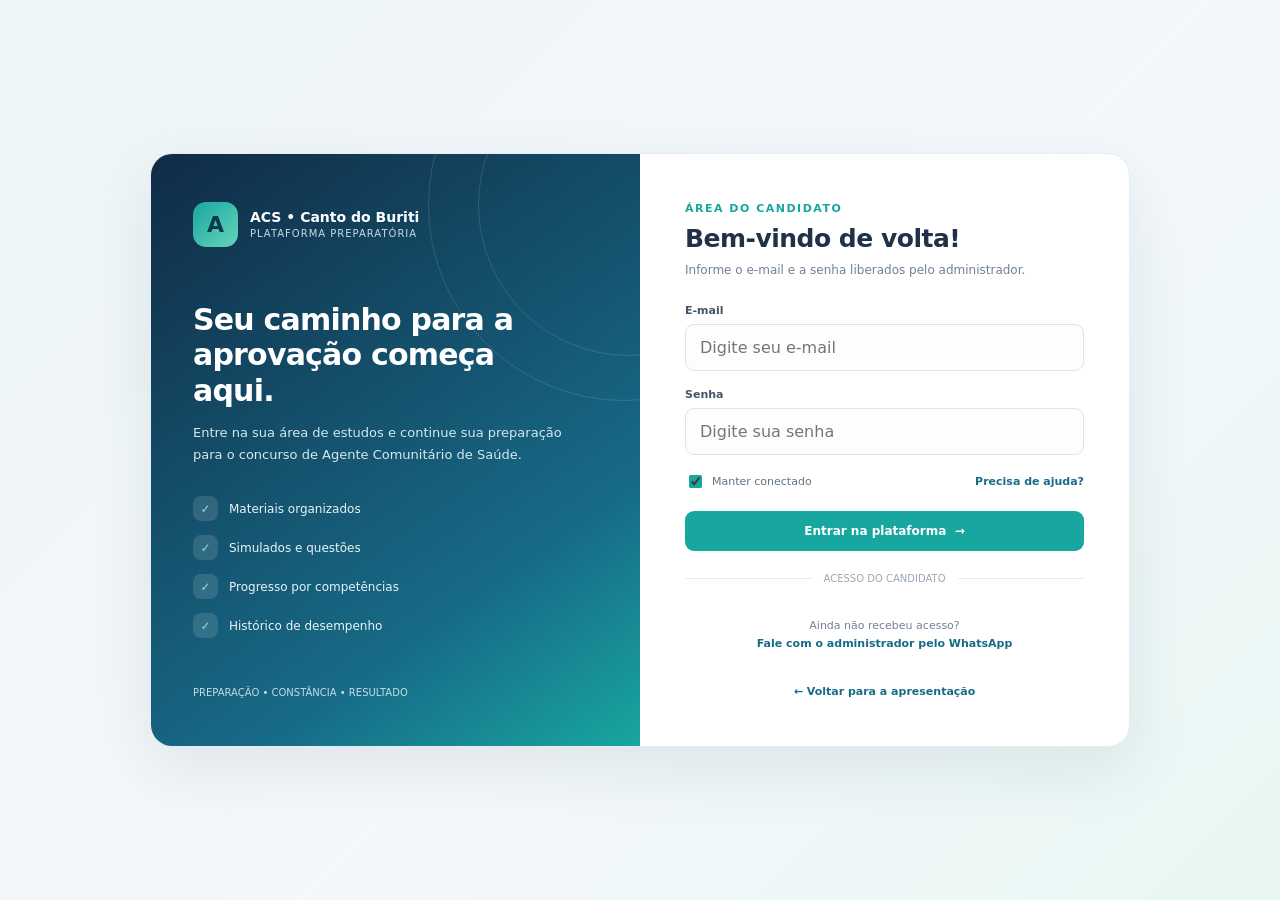
<file: progresso.html>
<!DOCTYPE html>
<html lang="pt-BR">
<head>
<meta charset="UTF-8">
<meta name="viewport" content="width=device-width, initial-scale=1.0">
<title>Meu Progresso | Preparatório ACS</title>
<link rel="stylesheet" href="style.css">

<style>
* { box-sizing: border-box; }

.progress-page {
    max-width: 1150px;
    margin: auto;
    padding: 24px;
    color: #243447;
}

.progress-header {
    background: linear-gradient(135deg,#123b65,#2874ad);
    color: white;
    border-radius: 15px;
    padding: 28px;
    margin-bottom: 22px;
}

.progress-header h1 { margin: 0 0 8px; }
.progress-header p { margin: 0; opacity: .9; }

.panel {
    background: white;
    border: 1px solid #e5eaf0;
    border-radius: 13px;
    padding: 22px;
    margin-bottom: 22px;
    box-shadow: 0 3px 12px rgba(0,0,0,.04);
}

.panel h2 {
    color: #123b65;
    margin-top: 0;
    font-size: 21px;
}

.cards {
    display: grid;
    grid-template-columns: repeat(3,1fr);
    gap: 14px;
    margin-bottom: 22px;
}

.stat-card {
    background: white;
    border: 1px solid #e5eaf0;
    border-radius: 12px;
    padding: 18px;
}

.stat-card small {
    color: #64748b;
    display: block;
}

.stat-card strong {
    font-size: 28px;
    display: block;
    color: #123b65;
    margin-top: 7px;
}

.progress-track {
    height: 12px;
    background: #e9eef4;
    border-radius: 20px;
    overflow: hidden;
    margin: 10px 0;
}

.progress-fill {
    height: 100%;
    width: 0;
    background: #25875a;
    border-radius: 20px;
    transition: width .3s;
}

.subject-progress {
    margin: 16px 0;
}

.subject-progress strong {
    display: block;
    margin-bottom: 5px;
}

.subject-heading {
    display: flex;
    justify-content: space-between;
    gap: 10px;
}

.subject-heading span {
    color: #2563a0;
    font-weight: bold;
}

.study-subject {
    border: 1px solid #e5eaf0;
    border-radius: 10px;
    margin-bottom: 14px;
    overflow: hidden;
}

.study-subject summary {
    cursor: pointer;
    padding: 16px;
    background: #f8fafc;
    font-weight: bold;
    color: #123b65;
    list-style: none;
    display: flex;
    justify-content: space-between;
    gap: 10px;
}

.study-subject summary::-webkit-details-marker {
    display: none;
}

.study-subject summary::after {
    content: "+";
    font-size: 20px;
}

.study-subject[open] summary::after {
    content: "−";
}

.topic-list { padding: 14px 17px; }

.check-item {
    display: flex;
    align-items: flex-start;
    gap: 10px;
    padding: 9px 0;
    border-bottom: 1px solid #f0f2f5;
    cursor: pointer;
    line-height: 1.4;
}

.check-item:last-child { border-bottom: none; }

.check-item input {
    width: 18px;
    height: 18px;
    accent-color: #25875a;
    flex-shrink: 0;
    cursor: pointer;
}

.check-item input:checked + span {
    text-decoration: line-through;
    color: #8492a6;
}

.manual-field {
    margin-top: 15px;
    padding: 14px;
    background: #f8fafc;
    border-radius: 9px;
}

.manual-field label {
    display: block;
    font-weight: bold;
    margin-bottom: 7px;
}

input, select {
    padding: 11px;
    border: 1px solid #dce3ec;
    border-radius: 8px;
    width: 100%;
    font-size: 15px;
}

button {
    padding: 11px 17px;
    border: none;
    border-radius: 8px;
    background: #2563a0;
    color: white;
    cursor: pointer;
    font-weight: bold;
}

button:hover { opacity: .9; }

.btn-danger { background: #bd4141; }
.btn-secondary { background: #64748b; }

.form-grid {
    display: grid;
    grid-template-columns: repeat(2,1fr);
    gap: 13px;
}

.form-field label {
    display: block;
    font-size: 13px;
    font-weight: bold;
    margin-bottom: 6px;
}

.chart-area {
    margin-top: 18px;
}

.chart-row {
    margin: 17px 0;
}

.chart-label {
    display: flex;
    justify-content: space-between;
    gap: 10px;
    font-size: 14px;
    margin-bottom: 6px;
}

.chart-bar {
    height: 20px;
    background: #edf1f5;
    border-radius: 20px;
    overflow: hidden;
}

.chart-value {
    height: 100%;
    border-radius: 20px;
    background: #2874ad;
    transition: width .3s;
}

.chart-value.low { background: #d97736; }
.chart-value.high { background: #25875a; }

.result-item {
    padding: 14px;
    background: #f8fafc;
    border-radius: 9px;
    margin: 10px 0;
    border: 1px solid #e5eaf0;
}

.result-item strong { color: #123b65; }

.recommendation {
    background: #fff7e6;
    border-left: 4px solid #e3a23b;
    padding: 15px;
    border-radius: 7px;
    margin-top: 15px;
    line-height: 1.6;
}

.empty {
    color: #64748b;
    padding: 15px;
    text-align: center;
}

.action-buttons {
    display: flex;
    gap: 9px;
    flex-wrap: wrap;
    margin-top: 14px;
}

@media(max-width:650px) {
    .progress-page { padding: 12px; }
    .cards { grid-template-columns: 1fr; }
    .form-grid { grid-template-columns: 1fr; }
    .panel { padding: 15px; }
}
</style>
</head>

<body data-requires-auth="true">

<main class="progress-page">

<header class="progress-header">
    <h1>📊 Meu Progresso</h1>
    <p>Preparatório para Agente Comunitário de Saúde</p>
    <p>Canto do Buriti – PI | Concurso 001/2026</p>
</header>

<!-- RESUMO GERAL -->

<section class="cards">
    <div class="stat-card">
        <small>Assuntos estudados</small>
        <strong id="studiedCount">0</strong>
    </div>

    <div class="stat-card">
        <small>Total de assuntos</small>
        <strong id="totalCount">0</strong>
    </div>

    <div class="stat-card">
        <small>Conclusão dos estudos</small>
        <strong id="overallPercent">0%</strong>
    </div>
</section>

<!-- PROGRESSO MANUAL -->

<section class="panel">
    <h2>🎯 Meu domínio geral</h2>
    <p>Informe manualmente quanto você considera que já domina do conteúdo do edital.</p>

    <div class="form-field">
        <label for="manualOverall">Percentual de domínio (%)</label>
        <input type="number" id="manualOverall" min="0" max="100"
            placeholder="Exemplo: 65">
    </div>

    <div class="progress-track">
        <div class="progress-fill" id="manualBar"></div>
    </div>

    <strong id="manualText">0% de domínio informado</strong>
</section>

<!-- RESUMO POR DISCIPLINA -->

<section class="panel">
    <h2>📚 Progresso por disciplina</h2>
    <div id="subjectProgress"></div>
</section>

<!-- CHECKLIST -->

<section class="panel">
    <h2>✅ Checklist de assuntos estudados</h2>
    <p>Marque manualmente cada assunto após estudar e revisar o conteúdo.</p>
    <div id="checklists"></div>
</section>

<!-- CADASTRO DE SIMULADOS -->

<!-- GRÁFICO -->

<section class="panel">
    <h2>📈 Desempenho nos simulados</h2>
    <p>O gráfico mostra o percentual de acertos por disciplina no último simulado registrado.</p>

    <div id="latestChart" class="chart-area">
        <p class="empty">Registre seu primeiro simulado para visualizar o gráfico.</p>
    </div>

    <div class="recommendation" id="weakArea">
        Ainda não existem resultados para gerar recomendações.
    </div>
</section>

<!-- EVOLUÇÃO -->

<section class="panel">
    <h2>📊 Histórico e evolução</h2>
    <p>Compare seu desempenho entre os simulados realizados.</p>
    <div id="historyChart"></div>
</section>

<!-- HISTÓRICO -->

<section class="panel">
    <h2>📋 Histórico de simulados</h2>
    <div id="resultHistory">
        <p class="empty">Nenhum simulado cadastrado.</p>
    </div>
</section>

<section class="panel">
    <h2>💾 Dados e segurança</h2>
    <p>Seu progresso fica salvo no armazenamento local deste navegador.</p>
    <div class="action-buttons">
        <button type="button" onclick="exportarDados()">Exportar backup</button>
        <button type="button" class="btn-secondary"
            onclick="document.getElementById('importFile').click()">
            Importar backup
        </button>
        <button type="button" class="btn-danger"
            onclick="limparDados()">Limpar todos os dados</button>
    </div>
    <input type="file" id="importFile" accept=".json"
        style="display:none" onchange="importarDados(event)">
</section>

</main>

<script src="users.js"></script>
<script>

// =====================================
// 1. ASSUNTOS DO EDITAL
// =====================================

const disciplinas = {

    portugues: {
        nome: "Língua Portuguesa",
        icone: "📖",
        assuntos: [
            "Leitura e interpretação de texto",
            "Ortografia",
            "Acentuação gráfica",
            "Encontros vocálicos",
            "Encontros consonantais",
            "Dígrafos",
            "Divisão silábica",
            "Adjetivos",
            "Artigos",
            "Verbos: tempo, número, pessoa e conjugação",
            "Sinônimos e antônimos",
            "Pontuação",
            "Substantivos: classificação e flexão",
            "Regras gramaticais"
        ]
    },

    matematica: {
        nome: "Matemática",
        icone: "🔢",
        assuntos: [
            "Quantidade",
            "Volume",
            "Comprimento",
            "Massa",
            "Altura",
            "Formas geométricas",
            "Relógio e horas",
            "Abreviaturas do sistema de medidas",
            "Frações representadas por desenhos",
            "Problemas envolvendo dinheiro",
            "Adição",
            "Subtração",
            "Multiplicação",
            "Divisão",
            "Números pares e ímpares",
            "Algarismos romanos",
            "Sequência numérica"
        ]
    },

    especificos: {
        nome: "Conhecimentos Específicos – ACS",
        icone: "🏥",
        assuntos: [
            "Princípios e diretrizes do SUS",
            "Processo saúde-doença e determinantes sociais",
            "Visita domiciliar",
            "Cadastramento familiar e territorial",
            "Interpretação demográfica",
            "Territorialização, microárea e abrangência",
            "Indicadores epidemiológicos",
            "Levantamento das condições de vida e saúde",
            "Critérios de priorização das ações",
            "Eficácia, eficiência e efetividade",
            "Qualidade da atenção à saúde",
            "Meio ambiente e saneamento básico",
            "IST e HIV",
            "Tuberculose",
            "Hanseníase",
            "Dengue",
            "Hipertensão arterial",
            "Diabetes mellitus",
            "Diarreia e desidratação",
            "Vacinas e calendário de vacinação",
            "Aparelho reprodutor masculino e feminino",
            "Gravidez e planejamento familiar",
            "Sistemas de informação: SIM, SINAN, SIAB, SINASC, SIA e SIH",
            "Condições de risco social",
            "Promoção da saúde",
            "Pessoa com deficiência e inclusão",
            "Programas nacionais de saúde",
            "Estatuto da Criança e do Adolescente",
            "Estatuto da Pessoa Idosa",
            "Ética e cidadania",
            "Política Nacional de Humanização",
            "Atenção Primária e Estratégia Saúde da Família",
            "PACS",
            "NASF e equipes multiprofissionais",
            "Serviço de Atenção Domiciliar",
            "Atribuições legais do ACS"
        ]
    }
};

const areasSimulado = [
    {id:"port",nome:"Português",cor:""},
    {id:"mat",nome:"Matemática/Raciocínio",cor:""},
    {id:"info",nome:"Informática",cor:""},
    {id:"acs",nome:"Conhecimentos Específicos",cor:""}
];

// =====================================
// 2. ARMAZENAMENTO
// =====================================

const CHAVE = "preparatorioACS_progresso_v1";

let dados = carregarDados();

function carregarDados() {
    try {
        const salvo = localStorage.getItem(CHAVE);
        if (salvo) return JSON.parse(salvo);
    } catch(e) {}
    return {
        checklist: {},
        dominio: 0,
        simulados: []
    };
}

function salvar() {
    localStorage.setItem(CHAVE, JSON.stringify(dados));
}

// =====================================
// 3. CRIAR CHECKLIST
// =====================================

function criarChecklists() {
    const container = document.getElementById("checklists");

    Object.entries(disciplinas).forEach(([id,disciplina]) => {

        const detalhes = document.createElement("details");
        detalhes.className = "study-subject";

        const titulo = document.createElement("summary");
        titulo.innerHTML =
            `<span>${disciplina.icone} ${disciplina.nome}</span>
             <span id="count-${id}">0/${disciplina.assuntos.length}</span>`;

        detalhes.appendChild(titulo);

        const lista = document.createElement("div");
        lista.className = "topic-list";

        disciplina.assuntos.forEach((assunto,index) => {

            const chave = id + "_" + index;

            const label = document.createElement("label");
            label.className = "check-item";

            const checkbox = document.createElement("input");
            checkbox.type = "checkbox";
            checkbox.checked = !!dados.checklist[chave];

            checkbox.addEventListener("change", () => {
                dados.checklist[chave] = checkbox.checked;
                salvar();
                atualizarTudo();
            });

            const texto = document.createElement("span");
            texto.textContent = assunto;

            label.appendChild(checkbox);
            label.appendChild(texto);
            lista.appendChild(label);
        });

        detalhes.appendChild(lista);
        container.appendChild(detalhes);
    });
}

// =====================================
// 4. CÁLCULO DE PROGRESSO
// =====================================

function calcularProgresso(id) {
    const assuntos = disciplinas[id].assuntos;

    const feitos = assuntos.filter((_,index) =>
        dados.checklist[id + "_" + index]
    ).length;

    return {
        feitos,
        total: assuntos.length,
        percentual: Math.round(feitos / assuntos.length * 100)
    };
}

function atualizarProgresso() {

    let total = 0;
    let feitos = 0;

    Object.keys(disciplinas).forEach(id => {
        const p = calcularProgresso(id);

        total += p.total;
        feitos += p.feitos;

        const count = document.getElementById("count-" + id);
        if(count) count.textContent = `${p.feitos}/${p.total}`;
    });

    const percentual = Math.round(feitos / total * 100);

    document.getElementById("studiedCount").textContent = feitos;
    document.getElementById("totalCount").textContent = total;
    document.getElementById("overallPercent").textContent =
        percentual + "%";

    const container = document.getElementById("subjectProgress");
    container.innerHTML = "";

    Object.entries(disciplinas).forEach(([id,disciplina]) => {

        const p = calcularProgresso(id);

        const div = document.createElement("div");
        div.className = "subject-progress";

        div.innerHTML = `
            <div class="subject-heading">
                <strong>${disciplina.icone} ${disciplina.nome}</strong>
                <span>${p.percentual}%</span>
            </div>
            <div class="progress-track">
                <div class="progress-fill"
                    style="width:${p.percentual}%"></div>
            </div>
            <small>${p.feitos} de ${p.total} assuntos concluídos</small>
        `;

        container.appendChild(div);
    });
}

// =====================================
// 5. PERCENTUAL MANUAL
// =====================================

const manualInput = document.getElementById("manualOverall");

manualInput.value = dados.dominio || 0;

function atualizarManual() {
    let valor = Number(dados.dominio) || 0;
    valor = Math.max(0,Math.min(100,valor));

    document.getElementById("manualBar").style.width = valor + "%";
    document.getElementById("manualText").textContent =
        valor + "% de domínio informado";
}

manualInput.addEventListener("input", () => {
    let valor = manualInput.value === "" ? 0 :
        Number(manualInput.value);

    valor = Math.max(0,Math.min(100,valor));

    dados.dominio = valor;
    salvar();
    atualizarManual();
});



// =====================================
// 7. GRÁFICO DO ÚLTIMO SIMULADO
// =====================================

function criarGrafico() {

    const container = document.getElementById("latestChart");
    const recomendacao = document.getElementById("weakArea");

    container.innerHTML = "";

    if(dados.simulados.length === 0) {
        container.innerHTML =
            '<p class="empty">Registre seu primeiro simulado para visualizar o gráfico.</p>';
        recomendacao.textContent =
            "Ainda não existem resultados para gerar recomendações.";
        return;
    }

    const ultimo = dados.simulados[dados.simulados.length - 1];

    let menores = [];

    const areasAvaliadas = areasSimulado.filter(area =>
        ultimo.areas[area.id] && ultimo.areas[area.id].total > 0
    );
    if(areasAvaliadas.length === 0) {
        container.innerHTML = '<p class="empty">O último simulado não possui questões válidas por disciplina.</p>';
        recomendacao.textContent = "Não há questões avaliadas para gerar recomendações.";
        return;
    }

    areasAvaliadas.forEach(area => {

        const resultado = ultimo.areas[area.id];
        const percentual = resultado.percentual;

        const row = document.createElement("div");
        row.className = "chart-row";

        const classe = percentual < 50 ? "low" :
            percentual >= 75 ? "high" : "";

        row.innerHTML = `
            <div class="chart-label">
                <strong>${area.nome}</strong>
                <span>${resultado.acertos}/${resultado.total} (${percentual}%)</span>
            </div>
            <div class="chart-bar">
                <div class="chart-value ${classe}"
                    style="width:${percentual}%"></div>
            </div>
        `;

        container.appendChild(row);

        menores.push({
            nome: area.nome,
            percentual
        });
    });

    menores.sort((a,b) => a.percentual - b.percentual);

    const pior = menores[0];
    const melhor = menores[menores.length - 1];

    let texto = `<strong>📌 Diagnóstico do ${ultimo.nome}</strong><br><br>`;

    if(pior.percentual < 70) {
        texto += `Sua maior necessidade de reforço está em <strong>${pior.nome}</strong>, com ${pior.percentual}% de acertos. Priorize essa disciplina nos próximos estudos.`;
    } else {
        texto += `Seu resultado está equilibrado, mas sua menor pontuação foi em <strong>${pior.nome}</strong>, com ${pior.percentual}%. Continue revisando essa área.`;
    }

    texto += `<br><br>Seu melhor resultado foi em <strong>${melhor.nome}</strong>, com ${melhor.percentual}%.`;

    recomendacao.innerHTML = texto;
}

// =====================================
// 8. HISTÓRICO DE DESEMPENHO
// =====================================

function criarHistorico() {

    const container = document.getElementById("historyChart");
    container.innerHTML = "";

    if(dados.simulados.length === 0) {
        container.innerHTML =
            '<p class="empty">Ainda não há evolução registrada.</p>';
        return;
    }

    areasSimulado.forEach(area => {
        const simuladosDaArea = dados.simulados.filter(simulado =>
            simulado.areas[area.id] && simulado.areas[area.id].total > 0
        );
        if(simuladosDaArea.length === 0) return;

        const titulo = document.createElement("h3");
        titulo.textContent = area.nome;
        titulo.style.color = "#123b65";
        titulo.style.fontSize = "16px";
        container.appendChild(titulo);

        simuladosDaArea.forEach(simulado => {

            const resultado = simulado.areas[area.id];

            const row = document.createElement("div");
            row.className = "chart-row";

            row.innerHTML = `
                <div class="chart-label">
                    <span>${simulado.nome}</span>
                    <strong>${resultado.percentual}%</strong>
                </div>
                <div class="chart-bar">
                    <div class="chart-value"
                        style="width:${resultado.percentual}%"></div>
                </div>
            `;

            container.appendChild(row);
        });
    });
}

// =====================================
// 9. LISTA DE RESULTADOS
// =====================================

function mostrarHistorico() {

    const container = document.getElementById("resultHistory");
    container.innerHTML = "";

    if(dados.simulados.length === 0) {
        container.innerHTML =
            '<p class="empty">Nenhum simulado cadastrado.</p>';
        return;
    }

    [...dados.simulados].reverse().forEach(simulado => {

        const totalAcertos = Object.values(simulado.areas)
            .reduce((s,a) => s + a.acertos,0);

        const totalQuestoes = Object.values(simulado.areas)
            .reduce((s,a) => s + a.total,0);

        const percentual = totalQuestoes
            ? Math.round(totalAcertos / totalQuestoes * 100)
            : 0;

        const div = document.createElement("div");
        div.className = "result-item";

        const dataFormatada = simulado.data.split("-").reverse().join("/");

        const detalhes = areasSimulado.map(area => {
            const r = simulado.areas[area.id];
            return r && r.total > 0
                ? `${area.nome}: ${r.acertos}/${r.total} (${r.percentual}%)`
                : `${area.nome}: não avaliada`;
        }).join("<br>");

        div.innerHTML = `
            <strong>${simulado.nome}</strong>
            <span style="float:right">${percentual}% geral</span>
            <br><small>${dataFormatada}</small>
            <p>${totalAcertos} acertos de ${totalQuestoes} questões</p>
            <details>
                <summary>Ver resultado por disciplina</summary>
                <p>${detalhes}</p>
            </details>
            <button class="btn-danger" style="margin-top:12px"
                onclick="excluirSimulado(${simulado.id})">
                Excluir resultado
            </button>
        `;

        container.appendChild(div);
    });
}

function excluirSimulado(id) {
    if(!confirm("Deseja excluir este resultado?")) return;

    dados.simulados = dados.simulados.filter(s => s.id !== id);
    salvar();
    atualizarTudo();
}

// =====================================
// 10. BACKUP E RESTAURAÇÃO
// =====================================

function exportarDados() {

    const arquivo = new Blob(
        [JSON.stringify(dados,null,2)],
        {type:"application/json"}
    );

    const url = URL.createObjectURL(arquivo);
    const link = document.createElement("a");

    link.href = url;
    link.download = "backup-progresso-acs.json";
    link.click();

    URL.revokeObjectURL(url);
}

function importarDados(event) {

    const arquivo = event.target.files[0];
    if(!arquivo) return;

    const leitor = new FileReader();

    leitor.onload = function() {
        try {
            const novo = JSON.parse(leitor.result);

            if(!novo || typeof novo.checklist !== "object" ||
               !Array.isArray(novo.simulados) ||
               !novo.simulados.every(s =>
                   s && typeof s.id === "number" &&
                   typeof s.nome === "string" &&
                   typeof s.areas === "object" &&
                   ["port","mat","info","acs"].every(k =>
                       s.areas[k] &&
                       Number.isFinite(s.areas[k].acertos) &&
                       Number.isFinite(s.areas[k].total) &&
                       Number.isFinite(s.areas[k].percentual) &&
                       s.areas[k].total >= 0 &&
                       s.areas[k].acertos >= 0 &&
                       s.areas[k].acertos <= s.areas[k].total &&
                       (s.areas[k].total > 0
                           ? s.areas[k].percentual === Math.round(s.areas[k].acertos / s.areas[k].total * 100)
                           : s.areas[k].acertos === 0 && s.areas[k].percentual === 0)
                   )
               )) {
                throw new Error("Formato inválido");
            }

            if(!confirm("Importar este backup e substituir os dados atuais?")) return;

            dados = {
                checklist: novo.checklist,
                dominio: Math.max(0,Math.min(100,Number(novo.dominio)||0)),
                simulados: novo.simulados
            };

            salvar();
            manualInput.value = dados.dominio;
            atualizarTudo();

            alert("Backup importado com sucesso!");

        } catch(e) {
            alert("Não foi possível importar o arquivo. Verifique se é um backup válido.");
        }
    };

    leitor.readAsText(arquivo);
    event.target.value = "";
}

function limparDados() {
    if(!confirm("ATENÇÃO: deseja apagar todo o progresso e histórico de simulados?")) return;

    dados = {
        checklist:{},
        dominio:0,
        simulados:[]
    };

    salvar();

    manualInput.value = 0;
    document.getElementById("checklists").innerHTML = "";

    criarChecklists();
    atualizarTudo();
}

// =====================================
// 11. ATUALIZAR TUDO
// =====================================

function atualizarTudo() {
    atualizarProgresso();
    atualizarManual();
    criarGrafico();
    criarHistorico();
    mostrarHistorico();
}

criarChecklists();
atualizarTudo();

</script>

</body>
</html>
</file>
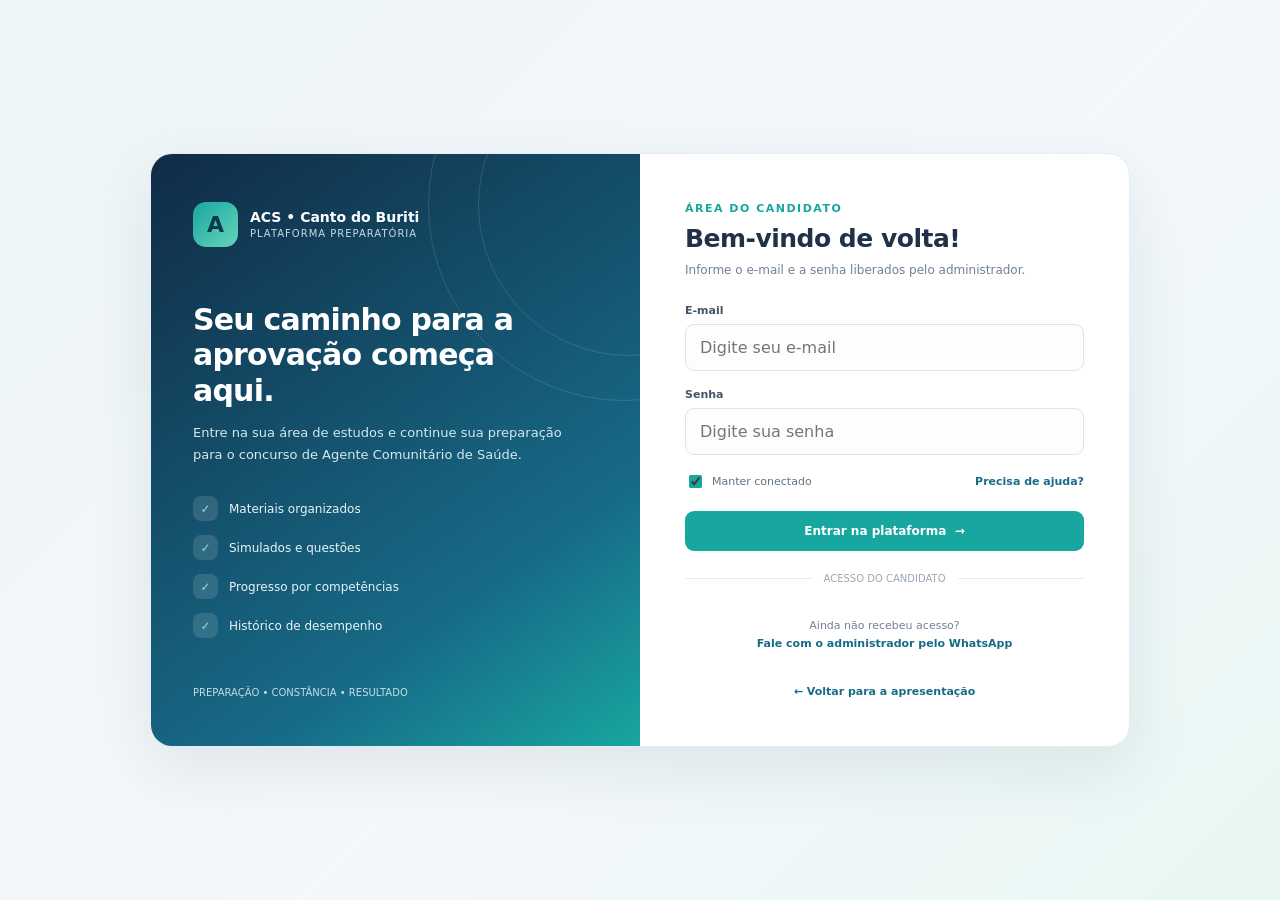
<file: simulados.html>
<!DOCTYPE html>
<html lang="pt-BR">
<head>
    <meta charset="UTF-8">
    <meta name="viewport" content="width=device-width, initial-scale=1.0">
    <title>Simulados | Preparatório ACS</title>
    <link rel="stylesheet" href="style.css">

    <style>
        .questoes-container {
            max-width: 1150px;
            margin: 35px auto;
            padding: 20px;
        }

        .questoes-header {
            margin-bottom: 30px;
        }

        .questoes-header h1 {
            font-size: 28px;
            margin-bottom: 10px;
        }

        .questoes-header p {
            color: #64748b;
        }

        .disciplinas-grid {
            display: grid;
            grid-template-columns: repeat(auto-fit, minmax(230px, 1fr));
            gap: 20px;
        }

        .disciplina-card {
            background: white;
            border: 1px solid #e2e8f0;
            border-radius: 14px;
            padding: 25px;
            text-decoration: none;
            color: #1e293b;
            transition: .2s;
            box-shadow: 0 4px 12px rgba(0,0,0,.04);
        }

        .disciplina-card:hover {
            transform: translateY(-5px);
            border-color: #2563eb;
            box-shadow: 0 8px 20px rgba(0,0,0,.08);
        }

        .disciplina-icon {
            font-size: 35px;
            margin-bottom: 18px;
        }

        .disciplina-card h2 {
            font-size: 19px;
            margin-bottom: 10px;
        }

        .disciplina-card p {
            color: #64748b;
            font-size: 14px;
            line-height: 1.5;
            min-height: 42px;
        }

        .disciplina-link {
            display: inline-block;
            margin-top: 20px;
            color: #2563eb;
            font-weight: 700;
        }

        .voltar {
            display: inline-block;
            margin-bottom: 20px;
            color: #2563eb;
            text-decoration: none;
            font-weight: 600;
        }

        .completo {
            margin: 28px 0 34px;
            padding: 24px;
            color: #fff;
            background: linear-gradient(115deg, #12334f, #176b87 68%, #188b83);
            border-left: 4px solid #f3b64b;
            border-radius: 8px;
        }

        .completo h2 { margin: 0 0 7px; font-size: 21px; }
        .completo > p { margin: 0; color: #d5e8ef; font-size: 13px; line-height: 1.6; }
        .configuracao { display: grid; grid-template-columns: minmax(150px, .7fr) 2fr; gap: 20px; margin-top: 20px; }
        .quantidade label, .percentuais legend { display: block; margin-bottom: 9px; font-size: 12px; font-weight: 700; }
        .quantidade input, .percentuais input { min-height: 40px; padding: 8px 10px; border: 1px solid #cbd9df; border-radius: 6px; background: #fff; color: #203247; }
        .quantidade input { width: 100%; max-width: 150px; }
        .percentuais { min-width: 0; margin: 0; padding: 0; border: 0; }
        .percentuais-grid { display: grid; grid-template-columns: repeat(4, minmax(100px, 1fr)); gap: 10px; }
        .percent-item { display: grid; gap: 6px; color: #e4f0f3; font-size: 11px; }
        .percent-input-wrap { display: flex; align-items: center; gap: 7px; }
        .percentuais input { width: 100%; }
        .percent-input-wrap span { color: #d5e8ef; }
        .config-footer { display: flex; justify-content: space-between; align-items: center; gap: 18px; margin-top: 18px; }
        .distribuicao { color: #e4f0f3; font-size: 12px; line-height: 1.7; }
        .distribuicao strong { color: #fff; }
        .config-alerta { min-height: 18px; margin-top: 6px; color: #ffe2a6; font-size: 11px; }
        .botao-iniciar, .botao-acao { min-height: 42px; padding: 0 16px; border: 0; border-radius: 6px; background: #f3b64b; color: #18374b; font-weight: 800; cursor: pointer; }
        .botao-iniciar:disabled { opacity: .5; cursor: not-allowed; }
        .selecao-banco { margin: 20px 0 30px; }
        .botao-selecao { min-height: 42px; padding: 0 16px; border: 1px solid #176b87; border-radius: 6px; background: #fff; color: #176b87; font-weight: 700; cursor: pointer; }
        .painel-selecao { margin-top: 14px; padding: 22px; background: #fff; border: 1px solid #dce5eb; border-radius: 8px; }
        .painel-selecao h2 { margin: 0 0 8px; font-size: 20px; }
        .painel-selecao > p { margin: 0 0 18px; color: #64748b; font-size: 13px; }
        .filtros-questoes { display: grid; grid-template-columns: minmax(180px, .7fr) 2fr; gap: 12px; }
        .filtros-questoes label { display: grid; gap: 6px; color: #334155; font-size: 12px; font-weight: 700; }
        .filtros-questoes select, .filtros-questoes input { width: 100%; min-height: 40px; padding: 8px 10px; border: 1px solid #cbd5e1; border-radius: 6px; color: #203247; background: #fff; }
        .selecao-status { min-height: 18px; margin: 12px 0; color: #526579; font-size: 12px; }
        .lista-questoes { display: grid; gap: 8px; max-height: 440px; overflow-y: auto; }
        .item-questao { display: grid; grid-template-columns: auto 1fr; gap: 10px; align-items: start; padding: 12px; border: 1px solid #e2e8f0; border-radius: 6px; cursor: pointer; }
        .item-questao:has(input:checked) { border-color: #18a6a0; background: #e8f7f4; }
        .item-questao input { margin-top: 3px; accent-color: #168b83; }
        .item-questao-texto { color: #203247; font-size: 13px; line-height: 1.45; }
        .item-questao-area { display: block; margin-top: 4px; color: #64748b; font-size: 11px; }
        .acoes-selecao { display: flex; flex-wrap: wrap; align-items: center; gap: 9px; margin-top: 14px; }
        .acoes-selecao .botao-iniciar { margin-left: auto; }
        .lista-vazia { padding: 20px; color: #64748b; text-align: center; background: #f8fafc; border-radius: 6px; }
        .teste, .resultado { margin: 26px 0; padding: 24px; background: #fff; border: 1px solid #e2e8f0; border-radius: 8px; }
        .teste-topo, .resultado-topo { display: flex; justify-content: space-between; gap: 14px; align-items: center; }
        .teste-topo h2, .resultado h2 { margin: 0; font-size: 20px; }
        .teste-contador { color: #64748b; font-size: 12px; }
        .questao-texto { margin: 24px 0 18px; font-size: 17px; line-height: 1.5; }
        .alternativas { display: grid; gap: 9px; }
        .alternativa { display: flex; gap: 10px; align-items: flex-start; padding: 12px; border: 1px solid #e2e8f0; border-radius: 6px; cursor: pointer; }
        .alternativa:has(input:checked) { border-color: #18a6a0; background: #e8f7f4; }
        .alternativa input { margin-top: 3px; accent-color: #168b83; }
        .teste-navegacao { display: flex; justify-content: space-between; gap: 10px; margin-top: 22px; }
        .botao-acao { background: #176b87; color: #fff; }
        .botao-acao.secundario { background: #edf2f5; color: #203247; }
        .botao-acao:disabled { opacity: .45; cursor: not-allowed; }
        .resultado-nota { margin: 15px 0; font-size: 28px; font-weight: 800; color: #176b87; }
        .resultado-areas { display: grid; grid-template-columns: repeat(4, minmax(0, 1fr)); gap: 10px; margin: 20px 0; }
        .resultado-area { padding: 13px; background: #f5f8fb; border-radius: 6px; }
        .resultado-area b, .resultado-area span { display: block; }
        .resultado-area b { font-size: 12px; }
        .resultado-area span { margin-top: 6px; color: #64748b; font-size: 12px; }
        .save-status { margin-top: 18px; color: #166534; font-size: 14px; }
        .save-status a { margin-left: 5px; color: #176b87; font-weight: 700; }
        .save-status.error { color: #b91c1c; }
        [hidden] { display: none !important; }

        @media (max-width: 600px) {
            .questoes-container {
                padding: 15px;
                margin: 15px auto;
            }
            .completo, .teste, .resultado { padding: 18px; }
            .painel-selecao { padding: 16px; }
            .configuracao { grid-template-columns: 1fr; gap: 16px; }
            .filtros-questoes { grid-template-columns: 1fr; }
            .quantidade input { max-width: none; }
            .percentuais-grid { grid-template-columns: repeat(2, minmax(0, 1fr)); }
            .config-footer { align-items: stretch; flex-direction: column; }
            .botao-iniciar { width: 100%; }
            .acoes-selecao .botao-iniciar { margin-left: 0; }
            .acoes-selecao > button { flex: 1 1 100%; }
            .resultado-areas { grid-template-columns: repeat(2, minmax(0, 1fr)); }
            .teste-topo { align-items: flex-start; flex-direction: column; }
        }
    </style>
</head>

<body data-requires-auth="true">

    <main class="questoes-container">

        <a href="index.html" class="voltar">← Voltar ao início</a>

        <header class="questoes-header">
            <h1>Simulados</h1>
            <p>
                Monte um teste completo com questões de todas as áreas ou pratique por disciplina.
            </p>
        </header>

        <section class="completo" aria-labelledby="tituloCompleto">
            <h2 id="tituloCompleto">Teste completo</h2>
            <p>As questões são sorteadas do banco conforme a quantidade e os percentuais escolhidos.</p>
            <div class="configuracao">
                <div class="quantidade">
                    <label for="totalQuestoes">Quantidade de questões</label>
                    <input id="totalQuestoes" type="number" min="4" max="100" step="1" value="10">
                </div>
                <fieldset class="percentuais">
                    <legend>Distribuição por área (%)</legend>
                    <div class="percentuais-grid">
                        <label class="percent-item" for="pctEspecificos">Conhecimentos específicos
                            <span class="percent-input-wrap"><input id="pctEspecificos" type="number" min="0" max="100" step="1" value="50"><span>%</span></span>
                        </label>
                        <label class="percent-item" for="pctPortugues">Língua Portuguesa
                            <span class="percent-input-wrap"><input id="pctPortugues" type="number" min="0" max="100" step="1" value="30"><span>%</span></span>
                        </label>
                        <label class="percent-item" for="pctInformatica">Informática
                            <span class="percent-input-wrap"><input id="pctInformatica" type="number" min="0" max="100" step="1" value="10"><span>%</span></span>
                        </label>
                        <label class="percent-item" for="pctRaciocinio">Raciocínio lógico
                            <span class="percent-input-wrap"><input id="pctRaciocinio" type="number" min="0" max="100" step="1" value="10"><span>%</span></span>
                        </label>
                    </div>
                </fieldset>
            </div>
            <div class="config-footer">
                <div>
                    <div class="distribuicao" id="distribuicao" aria-live="polite"></div>
                    <div class="config-alerta" id="configAlerta" role="status"></div>
                </div>
                <button class="botao-iniciar" id="iniciarTeste" type="button">Iniciar teste completo</button>
            </div>
        </section>

        <section class="selecao-banco" id="selecaoBanco" aria-label="Seleção manual de questões">
            <button class="botao-selecao" id="toggleSelecao" type="button" aria-expanded="false" aria-controls="painelSelecao">
                Escolher questões manualmente
            </button>
            <div class="painel-selecao" id="painelSelecao" hidden>
                <h2>Monte seu simulado</h2>
                <p>Filtre por disciplina ou palavra-chave e marque as questões que deseja responder.</p>
                <div class="filtros-questoes">
                    <label for="filtroDisciplina">Disciplina
                        <select id="filtroDisciplina">
                            <option value="todas">Todas as disciplinas</option>
                            <option value="especificos">Conhecimentos específicos</option>
                            <option value="portugues">Língua Portuguesa</option>
                            <option value="informatica">Informática</option>
                            <option value="raciocinio">Raciocínio lógico</option>
                        </select>
                    </label>
                    <label for="buscaQuestao">Buscar questão
                        <input id="buscaQuestao" type="search" placeholder="Ex.: SUS, vacinação, interpretação..." autocomplete="off">
                    </label>
                </div>
                <div class="selecao-status" id="selecaoStatus" aria-live="polite"></div>
                <div class="lista-questoes" id="listaQuestoes" aria-label="Questões disponíveis"></div>
                <div class="acoes-selecao">
                    <button class="botao-acao secundario" id="selecionarExibidas" type="button">Selecionar exibidas</button>
                    <button class="botao-acao secundario" id="limparSelecao" type="button">Limpar seleção</button>
                    <button class="botao-iniciar" id="iniciarSelecao" type="button" disabled>Iniciar com 0 questões</button>
                </div>
            </div>
        </section>

        <section class="teste" id="teste" aria-live="polite" hidden></section>
        <section class="resultado" id="resultado" hidden></section>

        <section class="disciplinas-grid" id="disciplinasGrid" aria-label="Simulados por disciplina">

            <a href="simulados.html?disciplina=portugues"
               class="disciplina-card">
                <div class="disciplina-icon">📚</div>
                <h2>Língua Portuguesa</h2>
                <p>Interpretação de textos, gramática, ortografia e compreensão textual.</p>
                <span class="disciplina-link">Acessar simulado →</span>
            </a>

            <a href="simulados.html?disciplina=informatica"
               class="disciplina-card">
                <div class="disciplina-icon">💻</div>
                <h2>Informática</h2>
                <p>Computadores, internet, sistemas operacionais e ferramentas digitais.</p>
                <span class="disciplina-link">Acessar simulado →</span>
            </a>

            <a href="simulados.html?disciplina=raciocinio"
               class="disciplina-card">
                <div class="disciplina-icon">🧠</div>
                <h2>Raciocínio Lógico</h2>
                <p>Sequências, problemas matemáticos, lógica e interpretação de dados.</p>
                <span class="disciplina-link">Acessar simulado →</span>
            </a>

            <a href="simulados.html?disciplina=especificos"
               class="disciplina-card">
                <div class="disciplina-icon">🏥</div>
                <h2>Conhecimentos Específicos</h2>
                <p>Saúde pública, SUS, atribuições e conhecimentos da área do concurso.</p>
                <span class="disciplina-link">Acessar simulado →</span>
            </a>

        </section>

    </main>
<script src="users.js"></script>
<script src="banco-questoes.js"></script>
<script>
    const areas = [
        { chave: 'especificos', nome: 'Conhecimentos específicos', percentual: 'pctEspecificos' },
        { chave: 'portugues', nome: 'Língua Portuguesa', percentual: 'pctPortugues' },
        { chave: 'informatica', nome: 'Informática', percentual: 'pctInformatica' },
        { chave: 'raciocinio', nome: 'Raciocínio lógico', percentual: 'pctRaciocinio' }
    ];
    const progressStorageKey = 'preparatorioACS_progresso_v1';
    const progressAreaIds = {
        especificos: 'acs',
        portugues: 'port',
        informatica: 'info',
        raciocinio: 'mat'
    };
    const catalogoQuestoes = areas.flatMap(area => bancoQuestoes[area.chave]
        .map(questao => ({ ...questao, area: area.chave, areaNome: area.nome })));
    const totalInput = document.getElementById('totalQuestoes');
    const startButton = document.getElementById('iniciarTeste');
    const distribution = document.getElementById('distribuicao');
    const alertBox = document.getElementById('configAlerta');
    const testSection = document.getElementById('teste');
    const resultSection = document.getElementById('resultado');
    const categoriesSection = document.getElementById('disciplinasGrid');
    const selectionSection = document.getElementById('selecaoBanco');
    const selectionToggle = document.getElementById('toggleSelecao');
    const selectionPanel = document.getElementById('painelSelecao');
    const disciplineFilter = document.getElementById('filtroDisciplina');
    const questionSearch = document.getElementById('buscaQuestao');
    const questionList = document.getElementById('listaQuestoes');
    const selectionStatus = document.getElementById('selecaoStatus');
    const selectedCountButton = document.getElementById('iniciarSelecao');
    const selectedQuestionIds = new Set();
    const maxVisibleQuestions = 50;
    let filteredQuestions = [];
    let questions = [];
    let answers = [];
    let currentIndex = 0;
    let testTitle = 'Teste completo';

    function getPercentages() {
        return areas.map(area => Number(document.getElementById(area.percentual).value));
    }

    function getDistribution(total, percentages) {
        const exact = percentages.map(value => total * value / 100);
        const counts = exact.map(Math.floor);
        let remaining = total - counts.reduce((sum, count) => sum + count, 0);
        const order = exact.map((value, index) => ({ index, fraction: value - counts[index] }))
            .sort((first, second) => second.fraction - first.fraction);
        for (let index = 0; index < remaining; index += 1) {
            counts[order[index % order.length].index] += 1;
        }
        return counts;
    }

    function refreshConfiguration() {
        const total = Number(totalInput.value);
        const percentages = getPercentages();
        const percentagesValid = percentages.every(value => Number.isInteger(value) && value >= 0 && value <= 100);
        const sum = percentages.reduce((current, value) => current + value, 0);
        const totalValid = Number.isInteger(total) && total >= 4 && total <= 100;
        alertBox.textContent = '';
        startButton.disabled = true;

        if (!percentagesValid || !totalValid) {
            distribution.textContent = 'Informe uma quantidade entre 4 e 100 e percentuais inteiros entre 0 e 100.';
            return;
        }
        if (sum !== 100) {
            distribution.innerHTML = `A soma atual dos percentuais é <strong>${sum}%</strong>. Ajuste para totalizar 100%.`;
            return;
        }

        const counts = getDistribution(total, percentages);
        const summary = areas.map((area, index) => `${area.nome}: ${counts[index]}`).join(' · ');
        distribution.innerHTML = `<strong>Distribuição prevista:</strong> ${summary}`;
        const missing = areas.filter((area, index) => counts[index] > bancoQuestoes[area.chave].length);
        if (missing.length) {
            alertBox.textContent = `Banco insuficiente para essa configuração. Disponíveis: ${missing.map(area => `${area.nome} (${bancoQuestoes[area.chave].length})`).join(', ')}.`;
            return;
        }
        startButton.disabled = false;
    }

    function shuffled(items) {
        const copy = items.slice();
        for (let index = copy.length - 1; index > 0; index -= 1) {
            const swapIndex = Math.floor(Math.random() * (index + 1));
            [copy[index], copy[swapIndex]] = [copy[swapIndex], copy[index]];
        }
        return copy;
    }

    function normalizeSearchText(text) {
        return text.normalize('NFD').replace(/[\u0300-\u036f]/g, '').toLowerCase();
    }

    function updateSelectedCount() {
        const selectedCount = selectedQuestionIds.size;
        selectedCountButton.textContent = `Iniciar com ${selectedCount} ${selectedCount === 1 ? 'questão' : 'questões'}`;
        selectedCountButton.disabled = selectedCount === 0;
    }

    function renderQuestionOptions() {
        const selectedDiscipline = disciplineFilter.value;
        const searchTerm = normalizeSearchText(questionSearch.value.trim());
        filteredQuestions = catalogoQuestoes.filter(question => {
            const matchesDiscipline = selectedDiscipline === 'todas' || question.area === selectedDiscipline;
            const searchableText = normalizeSearchText([
                question.pergunta,
                ...question.alternativas,
                question.explicacao
            ].join(' '));
            return matchesDiscipline && searchableText.includes(searchTerm);
        });

        const visibleQuestions = filteredQuestions.slice(0, maxVisibleQuestions);
        questionList.replaceChildren();
        if (visibleQuestions.length === 0) {
            const emptyMessage = document.createElement('p');
            emptyMessage.className = 'lista-vazia';
            emptyMessage.textContent = 'Nenhuma questão encontrada. Tente outro filtro ou palavra-chave.';
            questionList.append(emptyMessage);
        } else {
            const fragment = document.createDocumentFragment();
            visibleQuestions.forEach(question => {
                const label = document.createElement('label');
                label.className = 'item-questao';

                const checkbox = document.createElement('input');
                checkbox.type = 'checkbox';
                checkbox.value = question.id;
                checkbox.checked = selectedQuestionIds.has(question.id);

                const text = document.createElement('span');
                text.className = 'item-questao-texto';
                text.append(document.createTextNode(question.pergunta));

                const area = document.createElement('span');
                area.className = 'item-questao-area';
                area.textContent = question.areaNome;
                text.append(area);

                label.append(checkbox, text);
                fragment.append(label);
            });
            questionList.append(fragment);
        }

        const visibleDescription = filteredQuestions.length > maxVisibleQuestions
            ? `Exibindo ${maxVisibleQuestions} de ${filteredQuestions.length} resultados; refine a busca para localizar outras questões.`
            : `${filteredQuestions.length} questões encontradas.`;
        selectionStatus.textContent = `${visibleDescription} ${selectedQuestionIds.size} selecionadas.`;
        updateSelectedCount();
    }

    function startSelectedTest() {
        const selectedQuestions = catalogoQuestoes.filter(question => selectedQuestionIds.has(question.id));
        if (selectedQuestions.length === 0) return;

        questions = shuffled(selectedQuestions);
        answers = Array(questions.length).fill(null);
        currentIndex = 0;
        testTitle = 'Simulado personalizado';
        document.querySelector('.completo').hidden = true;
        categoriesSection.hidden = true;
        selectionSection.hidden = true;
        selectionPanel.hidden = true;
        selectionToggle.setAttribute('aria-expanded', 'false');
        resultSection.hidden = true;
        testSection.hidden = false;
        renderQuestion();
    }

    function startTest() {
        const counts = getDistribution(Number(totalInput.value), getPercentages());
        questions = areas.flatMap((area, areaIndex) => shuffled(bancoQuestoes[area.chave])
            .slice(0, counts[areaIndex])
            .map(question => ({ ...question, area: area.chave, areaNome: area.nome })));
        questions = shuffled(questions);
        answers = Array(questions.length).fill(null);
        currentIndex = 0;
        testTitle = 'Teste completo';
        document.querySelector('.completo').hidden = true;
        categoriesSection.hidden = true;
        selectionSection.hidden = true;
        selectionPanel.hidden = true;
        selectionToggle.setAttribute('aria-expanded', 'false');
        resultSection.hidden = true;
        testSection.hidden = false;
        renderQuestion();
    }

    function startSingleTest(area) {
        questions = shuffled(bancoQuestoes[area.chave])
            .map(question => ({ ...question, area: area.chave, areaNome: area.nome }));
        answers = Array(questions.length).fill(null);
        currentIndex = 0;
        testTitle = `Simulado: ${area.nome}`;
        document.querySelector('.completo').hidden = true;
        categoriesSection.hidden = true;
        selectionSection.hidden = true;
        selectionPanel.hidden = true;
        selectionToggle.setAttribute('aria-expanded', 'false');
        resultSection.hidden = true;
        testSection.hidden = false;
        renderQuestion();
    }

    function renderQuestion() {
        const question = questions[currentIndex];
        const selected = answers[currentIndex];
        testSection.innerHTML = `
            <div class="teste-topo">
                <h2>${testTitle}</h2>
                <span class="teste-contador">Questão ${currentIndex + 1} de ${questions.length} · ${question.areaNome}</span>
            </div>
            <h3 class="questao-texto">${question.pergunta}</h3>
            <div class="alternativas">
                ${question.alternativas.map((alternative, index) => `
                    <label class="alternativa"><input type="radio" name="resposta" value="${index}" ${selected === index ? 'checked' : ''}><span>${alternative}</span></label>
                `).join('')}
            </div>
            <div class="teste-navegacao">
                <button class="botao-acao secundario" id="anterior" type="button" ${currentIndex === 0 ? 'disabled' : ''}>← Anterior</button>
                ${currentIndex === questions.length - 1
                    ? '<button class="botao-acao" id="finalizar" type="button">Finalizar teste</button>'
                    : '<button class="botao-acao" id="proxima" type="button">Próxima questão →</button>'}
            </div>`;
        testSection.querySelectorAll('input[name="resposta"]').forEach(input => {
            input.addEventListener('change', () => { answers[currentIndex] = Number(input.value); });
        });
        document.getElementById('anterior').addEventListener('click', () => {
            currentIndex -= 1;
            renderQuestion();
        });
        const nextButton = document.getElementById('proxima');
        if (nextButton) nextButton.addEventListener('click', () => {
            currentIndex += 1;
            renderQuestion();
        });
        const finishButton = document.getElementById('finalizar');
        if (finishButton) finishButton.addEventListener('click', finishTest);
    }

    function saveTestProgress() {
        const progressData = {
            checklist: {},
            dominio: 0,
            simulados: []
        };
        const storedProgress = localStorage.getItem(progressStorageKey);
        if (storedProgress) {
            const parsedProgress = JSON.parse(storedProgress);
            if (!parsedProgress || typeof parsedProgress !== 'object' ||
                !parsedProgress.checklist || typeof parsedProgress.checklist !== 'object' ||
                !Array.isArray(parsedProgress.simulados)) {
                throw new Error('Os dados salvos na página de progresso estão inválidos.');
            }
            progressData.checklist = parsedProgress.checklist;
            progressData.dominio = Number(parsedProgress.dominio) || 0;
            progressData.simulados = parsedProgress.simulados;
        }

        const areaResults = {
            port: { acertos: 0, total: 0, percentual: 0 },
            mat: { acertos: 0, total: 0, percentual: 0 },
            info: { acertos: 0, total: 0, percentual: 0 },
            acs: { acertos: 0, total: 0, percentual: 0 }
        };
        questions.forEach((question, index) => {
            const progressArea = progressAreaIds[question.area];
            if (!progressArea) throw new Error(`Disciplina sem correspondência no progresso: ${question.area}`);
            const result = areaResults[progressArea];
            result.total += 1;
            if (answers[index] === question.correta) result.acertos += 1;
        });
        Object.values(areaResults).forEach(result => {
            result.percentual = result.total
                ? Math.round(result.acertos / result.total * 100)
                : 0;
        });

        const now = new Date();
        const date = [
            now.getFullYear(),
            String(now.getMonth() + 1).padStart(2, '0'),
            String(now.getDate()).padStart(2, '0')
        ].join('-');
        progressData.simulados.push({
            id: Date.now(),
            nome: testTitle,
            data: date,
            areas: areaResults
        });
        localStorage.setItem(progressStorageKey, JSON.stringify(progressData));
    }

    function finishTest() {
        const correct = questions.reduce((sum, question, index) => sum + (answers[index] === question.correta ? 1 : 0), 0);
        let saveError = null;
        try {
            saveTestProgress();
        } catch (error) {
            saveError = error;
            console.error('Não foi possível salvar o resultado em Meu Progresso.', error);
        }
        const areaResults = areas.map(area => {
            const areaQuestions = questions.filter(question => question.area === area.chave);
            const areaCorrect = areaQuestions.filter(question => answers[questions.indexOf(question)] === question.correta).length;
            return areaQuestions.length
                ? `<div class="resultado-area"><b>${area.nome}</b><span>${areaCorrect} de ${areaQuestions.length} acertos</span></div>`
                : '';
        }).join('');
        testSection.hidden = true;
        resultSection.hidden = false;
        resultSection.innerHTML = `
            <div class="resultado-topo"><h2>${testTitle} · resultado</h2><span>${questions.length} questões</span></div>
            <div class="resultado-nota">${correct} / ${questions.length} acertos (${Math.round(correct / questions.length * 100)}%)</div>
            <div class="resultado-areas">${areaResults}</div>
            <button class="botao-acao" id="novoTeste" type="button">Configurar novo teste</button>`;
        const saveStatus = document.createElement('p');
        saveStatus.className = saveError ? 'save-status error' : 'save-status';
        saveStatus.setAttribute('role', 'status');
        if (saveError) {
            saveStatus.textContent = `Não foi possível salvar este resultado em Meu Progresso: ${saveError.message}`;
        } else {
            saveStatus.append(document.createTextNode('Resultado salvo automaticamente em Meu Progresso.'));
            const progressLink = document.createElement('a');
            progressLink.href = 'progresso.html';
            progressLink.textContent = 'Ver meu progresso';
            saveStatus.append(progressLink);
        }
        resultSection.insertBefore(saveStatus, document.getElementById('novoTeste'));
        document.getElementById('novoTeste').addEventListener('click', () => {
            resultSection.hidden = true;
            document.querySelector('.completo').hidden = false;
            categoriesSection.hidden = false;
            selectionSection.hidden = false;
        });
    }

    totalInput.addEventListener('input', refreshConfiguration);
    areas.forEach(area => document.getElementById(area.percentual).addEventListener('input', refreshConfiguration));
    startButton.addEventListener('click', startTest);
    selectionToggle.addEventListener('click', () => {
        const isOpening = selectionPanel.hidden;
        selectionPanel.hidden = !isOpening;
        selectionToggle.setAttribute('aria-expanded', String(isOpening));
    });
    disciplineFilter.addEventListener('change', renderQuestionOptions);
    questionSearch.addEventListener('input', renderQuestionOptions);
    questionList.addEventListener('change', event => {
        const checkbox = event.target;
        if (!(checkbox instanceof HTMLInputElement) || checkbox.type !== 'checkbox') return;
        if (checkbox.checked) selectedQuestionIds.add(checkbox.value);
        else selectedQuestionIds.delete(checkbox.value);
        renderQuestionOptions();
    });
    document.getElementById('selecionarExibidas').addEventListener('click', () => {
        filteredQuestions.slice(0, maxVisibleQuestions).forEach(question => selectedQuestionIds.add(question.id));
        renderQuestionOptions();
    });
    document.getElementById('limparSelecao').addEventListener('click', () => {
        selectedQuestionIds.clear();
        renderQuestionOptions();
    });
    selectedCountButton.addEventListener('click', startSelectedTest);
    renderQuestionOptions();
    refreshConfiguration();
    const requestedDiscipline = new URLSearchParams(window.location.search).get('disciplina');
    const selectedArea = areas.find(area => area.chave === requestedDiscipline);
    if (selectedArea) startSingleTest(selectedArea);
</script>
</body>
</html>
</file>
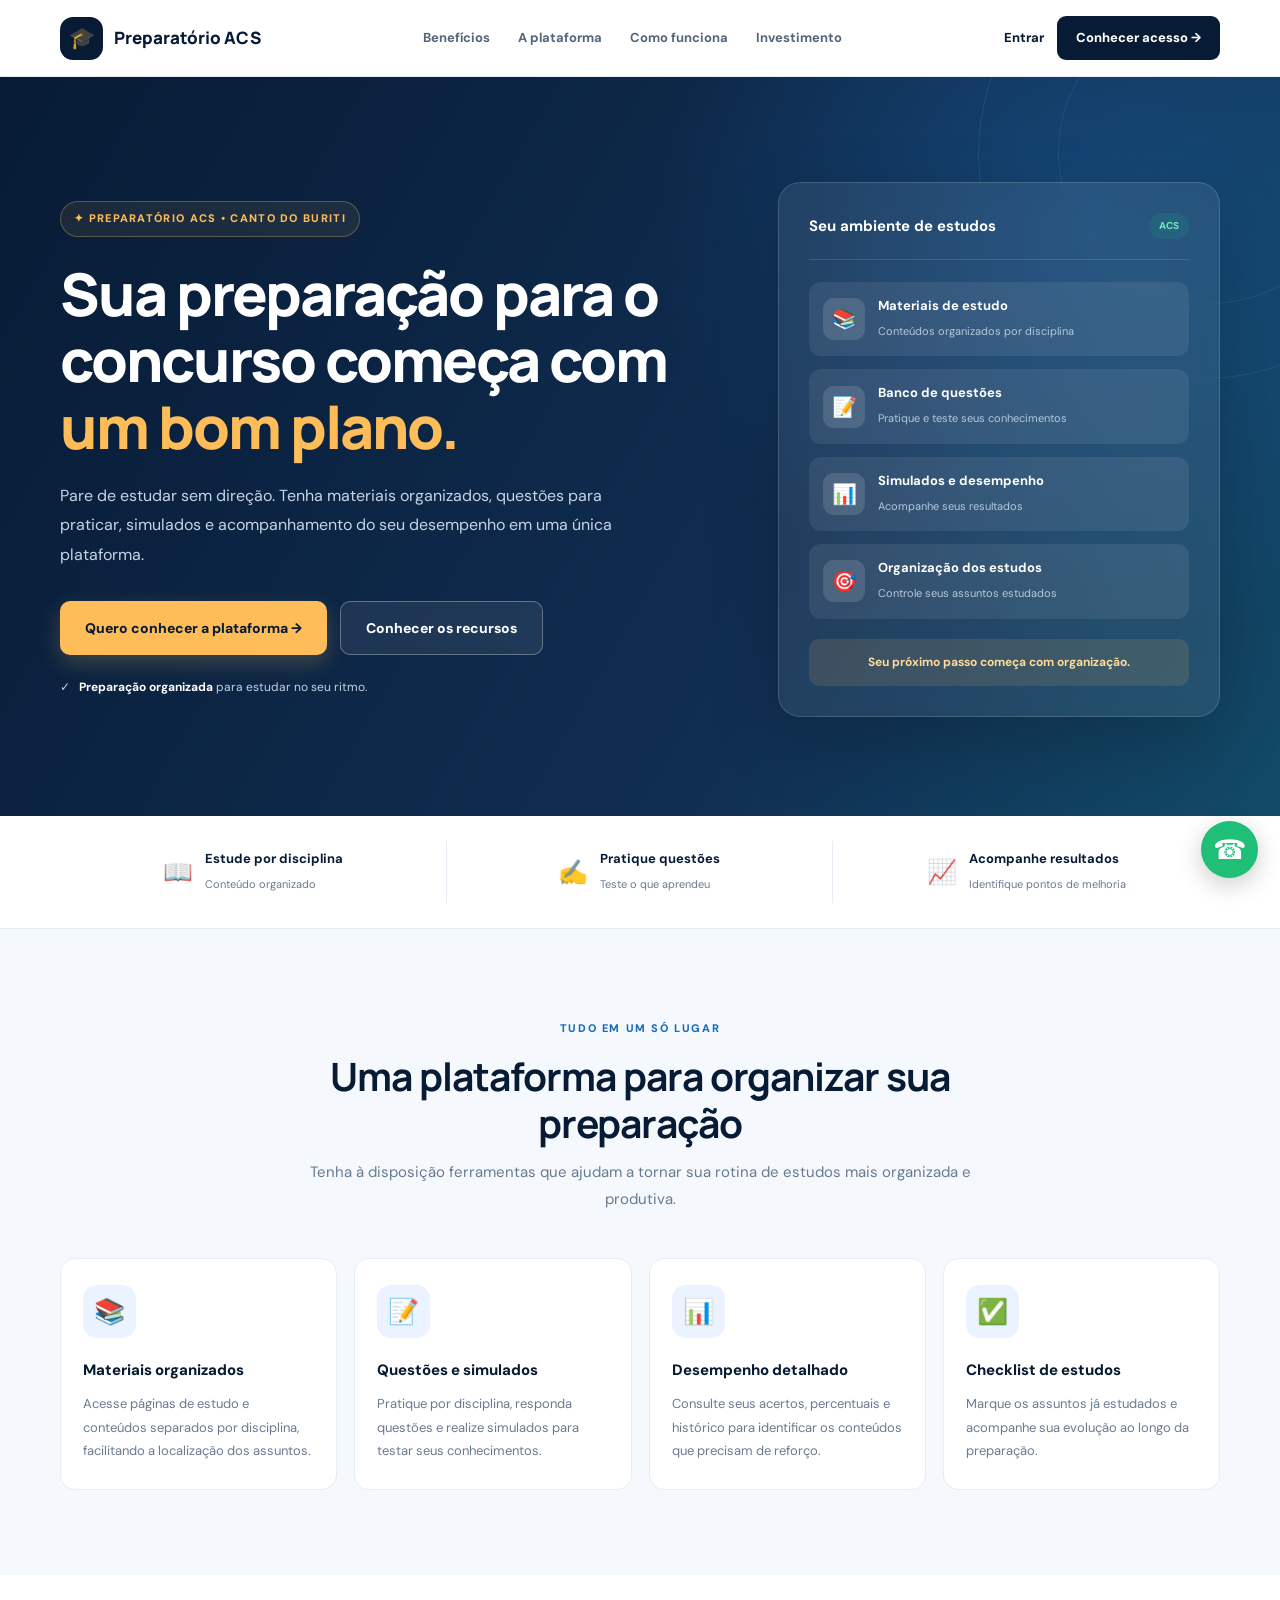
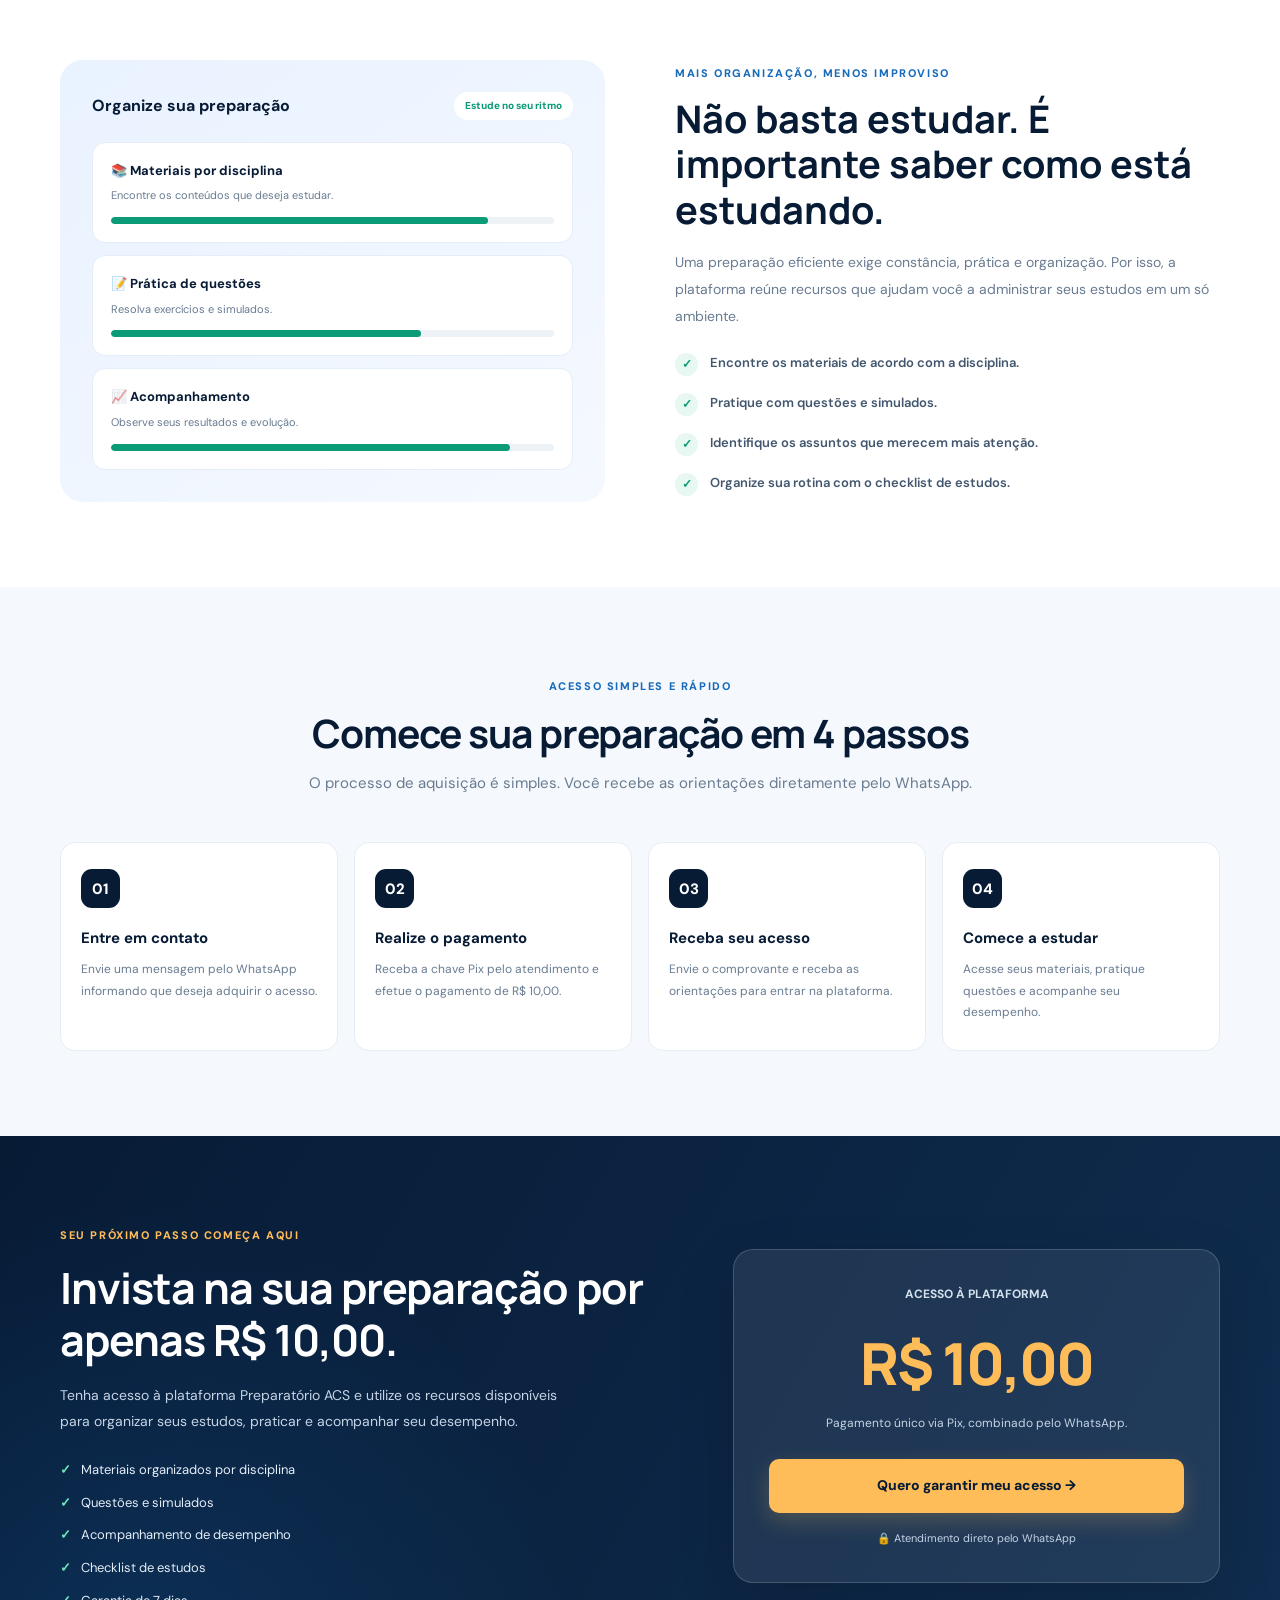
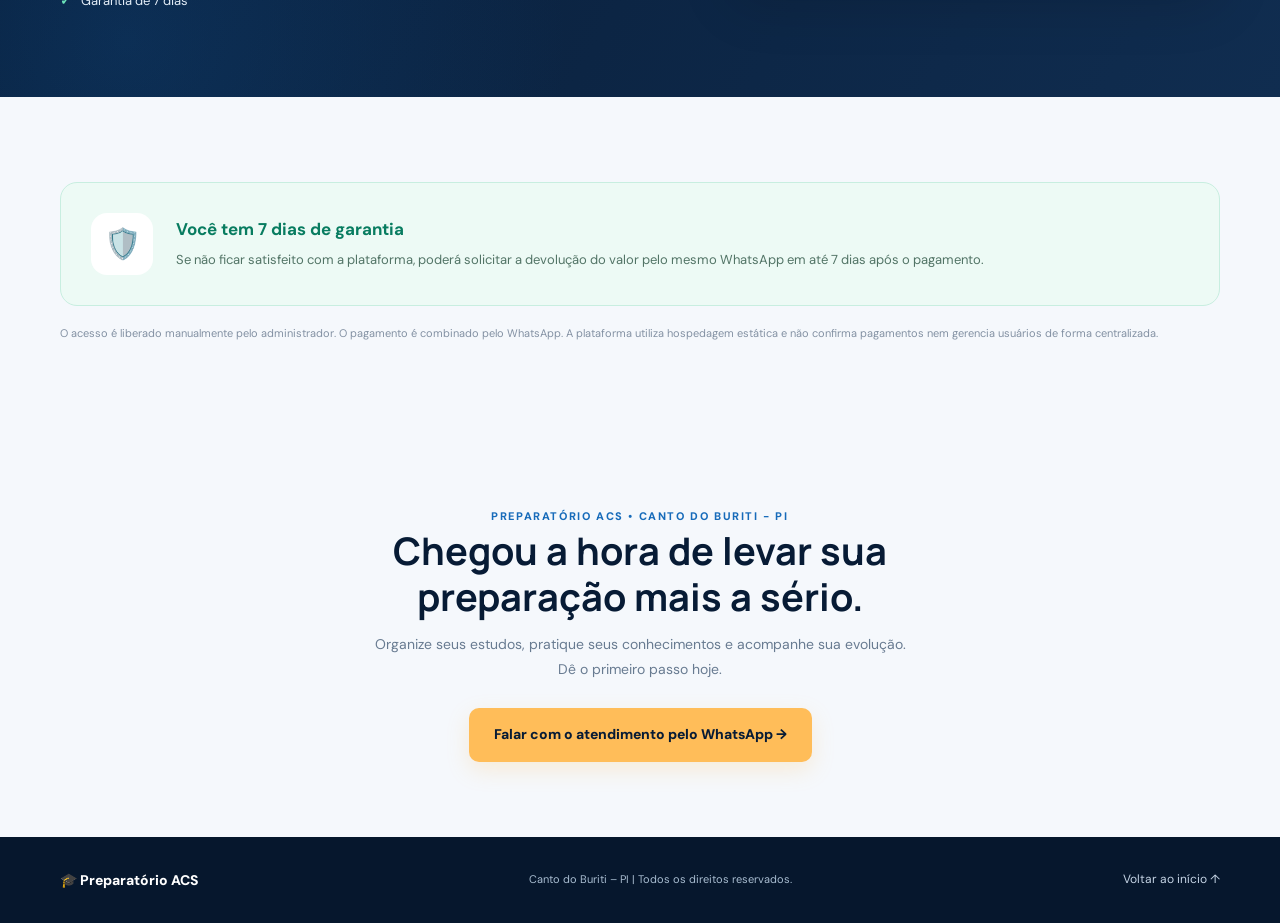
<file: vendas.html>
<!DOCTYPE html>
<html lang="pt-BR">
<head>
<meta charset="UTF-8">
<meta name="viewport" content="width=device-width, initial-scale=1.0">

<meta name="description" content="Prepare-se para o concurso de Agente Comunitário de Saúde com materiais organizados, questões, simulados e acompanhamento de desempenho.">

<meta name="theme-color" content="#071b35">

<title>Preparatório ACS | Prepare-se para sua aprovação</title>

<link rel="preconnect" href="https://fonts.googleapis.com">
<link rel="preconnect" href="https://fonts.gstatic.com" crossorigin>
<link href="https://fonts.googleapis.com/css2?family=DM+Sans:wght@400;500;600;700;800&family=Manrope:wght@400;500;600;700;800&display=swap" rel="stylesheet">

<style>
:root {
    --navy: #071b35;
    --navy-light: #102d50;
    --blue: #176bba;
    --blue-light: #eaf3ff;
    --green: #0c9b77;
    --gold: #ffbd59;
    --text: #172b45;
    --muted: #687b91;
    --white: #ffffff;
    --background: #f5f8fc;
    --border: #e6edf5;
    --shadow: 0 15px 45px rgba(7,27,53,.08);
}

* {
    margin: 0;
    padding: 0;
    box-sizing: border-box;
}

html {
    scroll-behavior: smooth;
}

body {
    font-family: 'DM Sans', sans-serif;
    color: var(--text);
    background: var(--background);
    line-height: 1.6;
}

a {
    text-decoration: none;
}

button, a {
    -webkit-tap-highlight-color: transparent;
}

.container {
    width: min(1160px, 91%);
    margin: auto;
}

/* NAVEGAÇÃO */

.navbar {
    background: rgba(255,255,255,.96);
    border-bottom: 1px solid var(--border);
    position: sticky;
    top: 0;
    z-index: 100;
    backdrop-filter: blur(15px);
}

.nav-content {
    min-height: 76px;
    display: flex;
    align-items: center;
    justify-content: space-between;
    gap: 20px;
}

.logo {
    display: flex;
    align-items: center;
    gap: 11px;
    color: var(--navy);
    font-family: 'Manrope', sans-serif;
    font-size: 17px;
    font-weight: 800;
}

.logo-icon {
    width: 43px;
    height: 43px;
    display: grid;
    place-items: center;
    background: var(--navy);
    color: var(--gold);
    border-radius: 13px;
    font-size: 21px;
}

.nav-links {
    display: flex;
    align-items: center;
    gap: 28px;
}

.nav-links a {
    color: #52657c;
    font-size: 13px;
    font-weight: 700;
    transition: .2s;
}

.nav-links a:hover {
    color: var(--blue);
}

.nav-actions {
    display: flex;
    align-items: center;
    gap: 13px;
}

.login-link {
    color: var(--navy);
    font-size: 13px;
    font-weight: 800;
}

.nav-button {
    padding: 12px 19px;
    background: var(--navy);
    color: white;
    border-radius: 9px;
    font-size: 13px;
    font-weight: 800;
    transition: .2s;
}

.nav-button:hover {
    background: var(--blue);
    transform: translateY(-2px);
}

/* BOTÕES */

.btn {
    min-height: 54px;
    padding: 0 25px;
    display: inline-flex;
    align-items: center;
    justify-content: center;
    gap: 10px;
    border-radius: 10px;
    font-size: 14px;
    font-weight: 800;
    transition: .25s;
    cursor: pointer;
}

.btn-primary {
    color: var(--navy);
    background: var(--gold);
    box-shadow: 0 8px 22px rgba(255,189,89,.22);
}

.btn-primary:hover {
    background: #ffd18a;
    transform: translateY(-3px);
    box-shadow: 0 12px 28px rgba(255,189,89,.3);
}

.btn-outline {
    color: white;
    border: 1px solid rgba(255,255,255,.3);
    background: rgba(255,255,255,.07);
}

.btn-outline:hover {
    background: rgba(255,255,255,.15);
}

/* HERO */

.hero {
    position: relative;
    overflow: hidden;
    background:
        radial-gradient(circle at 85% 20%, rgba(31,117,188,.35), transparent 35%),
        linear-gradient(120deg, #071b35 0%, #102e52 65%, #124b68 100%);
    color: white;
}

.hero::before {
    content: "";
    position: absolute;
    width: 450px;
    height: 450px;
    border: 1px solid rgba(255,255,255,.08);
    border-radius: 50%;
    right: -150px;
    top: -150px;
}

.hero::after {
    content: "";
    position: absolute;
    width: 300px;
    height: 300px;
    border: 1px solid rgba(255,255,255,.07);
    border-radius: 50%;
    right: -80px;
    top: -75px;
}

.hero-content {
    position: relative;
    z-index: 2;
    padding: 105px 0 100px;
    display: grid;
    grid-template-columns: 1.2fr .8fr;
    align-items: center;
    gap: 55px;
}

.eyebrow {
    display: inline-flex;
    align-items: center;
    gap: 9px;
    padding: 8px 13px;
    border: 1px solid rgba(255,189,89,.3);
    border-radius: 30px;
    color: var(--gold);
    background: rgba(255,189,89,.08);
    font-size: 11px;
    font-weight: 800;
    letter-spacing: 1.3px;
    text-transform: uppercase;
}

.hero h1 {
    max-width: 720px;
    margin: 24px 0 20px;
    font-family: 'Manrope', sans-serif;
    font-size: clamp(36px,5.2vw,59px);
    font-weight: 800;
    line-height: 1.13;
    letter-spacing: -2px;
}

.hero h1 span {
    color: var(--gold);
}

.hero-description {
    max-width: 580px;
    color: #c6d5e6;
    font-size: 16px;
    line-height: 1.85;
}

.hero-buttons {
    display: flex;
    flex-wrap: wrap;
    gap: 13px;
    margin-top: 32px;
}

.hero-note {
    display: flex;
    align-items: center;
    gap: 9px;
    margin-top: 23px;
    color: #c3d3e4;
    font-size: 12px;
}

.hero-note strong {
    color: white;
}

.hero-panel {
    position: relative;
    padding: 30px;
    border: 1px solid rgba(255,255,255,.15);
    border-radius: 22px;
    background: rgba(255,255,255,.08);
    backdrop-filter: blur(12px);
    box-shadow: 0 25px 70px rgba(0,0,0,.18);
}

.panel-header {
    display: flex;
    justify-content: space-between;
    align-items: center;
    padding-bottom: 20px;
    border-bottom: 1px solid rgba(255,255,255,.13);
}

.panel-header strong {
    font-size: 15px;
}

.panel-label {
    padding: 5px 10px;
    border-radius: 20px;
    color: #6ee7bb;
    background: rgba(16,185,129,.12);
    font-size: 10px;
    font-weight: 800;
}

.panel-items {
    display: grid;
    gap: 13px;
    margin-top: 22px;
}

.panel-item {
    display: flex;
    align-items: center;
    gap: 13px;
    padding: 14px;
    border-radius: 12px;
    background: rgba(255,255,255,.08);
}

.panel-icon {
    width: 42px;
    height: 42px;
    display: grid;
    place-items: center;
    border-radius: 11px;
    background: rgba(255,255,255,.13);
    font-size: 20px;
}

.panel-item strong {
    display: block;
    font-size: 13px;
}

.panel-item small {
    color: #b6c9dd;
    font-size: 11px;
}

.panel-bottom {
    margin-top: 20px;
    padding: 14px;
    border-radius: 10px;
    color: #ffdc9b;
    background: rgba(255,189,89,.12);
    font-size: 12px;
    text-align: center;
    font-weight: 700;
}

/* INDICADORES */

.trust-strip {
    position: relative;
    z-index: 3;
    margin-top: -1px;
    background: white;
    border-bottom: 1px solid var(--border);
}

.trust-content {
    display: grid;
    grid-template-columns: repeat(3,1fr);
    padding: 25px 0;
}

.trust-item {
    display: flex;
    justify-content: center;
    align-items: center;
    gap: 12px;
    padding: 8px;
    border-right: 1px solid var(--border);
}

.trust-item:last-child {
    border: none;
}

.trust-icon {
    font-size: 24px;
}

.trust-item strong {
    display: block;
    color: var(--navy);
    font-size: 13px;
}

.trust-item small {
    color: var(--muted);
    font-size: 11px;
}

/* SEÇÕES */

.section {
    padding: 85px 0;
}

.section-heading {
    max-width: 680px;
    margin: 0 auto 45px;
    text-align: center;
}

.section-tag {
    color: var(--blue);
    font-size: 11px;
    font-weight: 800;
    letter-spacing: 1.6px;
    text-transform: uppercase;
}

.section-heading h2 {
    margin: 13px 0;
    color: var(--navy);
    font-family: 'Manrope', sans-serif;
    font-size: clamp(27px,4vw,39px);
    line-height: 1.2;
    letter-spacing: -1px;
}

.section-heading p {
    color: var(--muted);
    font-size: 15px;
    line-height: 1.8;
}

/* BENEFÍCIOS */

.features-grid {
    display: grid;
    grid-template-columns: repeat(4,1fr);
    gap: 17px;
}

.feature-card {
    padding: 26px 22px;
    border: 1px solid var(--border);
    border-radius: 15px;
    background: white;
    transition: .25s;
}

.feature-card:hover {
    transform: translateY(-6px);
    border-color: #bdd8f5;
    box-shadow: var(--shadow);
}

.feature-icon {
    width: 53px;
    height: 53px;
    display: grid;
    place-items: center;
    margin-bottom: 20px;
    border-radius: 14px;
    background: var(--blue-light);
    font-size: 25px;
}

.feature-card h3 {
    margin-bottom: 10px;
    color: var(--navy);
    font-size: 15px;
    font-weight: 800;
}

.feature-card p {
    color: var(--muted);
    font-size: 13px;
    line-height: 1.8;
}

/* DIFERENCIAL */

.difference {
    background: white;
}

.difference-grid {
    display: grid;
    grid-template-columns: 1fr 1fr;
    align-items: center;
    gap: 70px;
}

.difference-visual {
    padding: 32px;
    border-radius: 23px;
    background: linear-gradient(145deg,#e9f2ff,#f5f9ff);
}

.visual-top {
    display: flex;
    justify-content: space-between;
    align-items: center;
    margin-bottom: 22px;
}

.visual-top strong {
    color: var(--navy);
    font-size: 16px;
}

.visual-badge {
    color: var(--green);
    background: white;
    border-radius: 20px;
    padding: 6px 11px;
    font-size: 10px;
    font-weight: 800;
}

.visual-card {
    padding: 18px;
    margin-bottom: 12px;
    border: 1px solid #e4edf8;
    border-radius: 13px;
    background: white;
}

.visual-card:last-child {
    margin-bottom: 0;
}

.visual-card strong {
    display: block;
    margin-bottom: 6px;
    color: var(--navy);
    font-size: 13px;
}

.visual-card p {
    color: var(--muted);
    font-size: 11px;
}

.visual-progress {
    height: 7px;
    margin-top: 12px;
    overflow: hidden;
    border-radius: 20px;
    background: #edf2f7;
}

.visual-progress span {
    display: block;
    height: 100%;
    border-radius: inherit;
    background: var(--green);
}

.difference-text .section-tag {
    display: block;
}

.difference-text h2 {
    margin: 13px 0 17px;
    color: var(--navy);
    font-family: 'Manrope', sans-serif;
    font-size: clamp(28px,4vw,38px);
    line-height: 1.2;
}

.difference-text > p {
    margin-bottom: 24px;
    color: var(--muted);
    font-size: 14px;
    line-height: 1.9;
}

.check-list {
    display: grid;
    gap: 17px;
}

.check-item {
    display: flex;
    align-items: flex-start;
    gap: 12px;
    color: #42566e;
    font-size: 13px;
    font-weight: 600;
}

.check {
    width: 23px;
    height: 23px;
    flex-shrink: 0;
    display: grid;
    place-items: center;
    border-radius: 50%;
    color: var(--green);
    background: #e7f8f1;
    font-size: 12px;
}

/* COMO FUNCIONA */

.steps-grid {
    display: grid;
    grid-template-columns: repeat(4,1fr);
    gap: 16px;
}

.step-card {
    position: relative;
    padding: 26px 20px;
    border: 1px solid var(--border);
    border-radius: 15px;
    background: white;
}

.step-number {
    width: 39px;
    height: 39px;
    display: grid;
    place-items: center;
    margin-bottom: 18px;
    border-radius: 11px;
    color: white;
    background: var(--navy);
    font-size: 15px;
    font-weight: 800;
}

.step-card h3 {
    margin-bottom: 9px;
    color: var(--navy);
    font-size: 15px;
}

.step-card p {
    color: var(--muted);
    font-size: 12px;
    line-height: 1.8;
}

/* OFERTA */

.offer-section {
    padding: 85px 0;
    background:
        radial-gradient(circle at 10% 90%,rgba(23,107,186,.2),transparent 35%),
        linear-gradient(120deg,#071b35,#102d50);
    color: white;
}

.offer-grid {
    display: grid;
    grid-template-columns: 1fr .8fr;
    align-items: center;
    gap: 65px;
}

.offer-text .section-tag {
    color: var(--gold);
}

.offer-text h2 {
    margin: 16px 0;
    font-family: 'Manrope',sans-serif;
    font-size: clamp(30px,4vw,43px);
    line-height: 1.2;
    letter-spacing: -1px;
}

.offer-text > p {
    max-width: 530px;
    color: #c5d4e5;
    font-size: 14px;
    line-height: 1.9;
}

.offer-benefits {
    display: grid;
    gap: 12px;
    margin-top: 25px;
}

.offer-benefits div {
    display: flex;
    align-items: center;
    gap: 10px;
    color: #e3edf7;
    font-size: 13px;
}

.offer-benefits span {
    color: #6ee7bb;
    font-weight: 900;
}

.price-card {
    padding: 35px;
    border: 1px solid rgba(255,255,255,.17);
    border-radius: 20px;
    background: rgba(255,255,255,.08);
    box-shadow: 0 20px 55px rgba(0,0,0,.15);
    text-align: center;
}

.price-label {
    color: #d2e0ed;
    font-size: 12px;
    font-weight: 700;
}

.price-value {
    margin: 12px 0 5px;
    color: var(--gold);
    font-family: 'Manrope',sans-serif;
    font-size: clamp(43px,6vw,58px);
    font-weight: 800;
    letter-spacing: -2px;
}

.price-description {
    margin-bottom: 25px;
    color: #c5d4e5;
    font-size: 12px;
}

.price-card .btn {
    width: 100%;
}

.price-security {
    margin-top: 17px;
    color: #c5d4e5;
    font-size: 11px;
}

/* GARANTIA */

.guarantee {
    padding: 30px;
    display: flex;
    align-items: center;
    gap: 23px;
    border: 1px solid #c8eee0;
    border-radius: 17px;
    background: #edfaf5;
}

.guarantee-icon {
    width: 62px;
    height: 62px;
    flex-shrink: 0;
    display: grid;
    place-items: center;
    border-radius: 16px;
    background: white;
    font-size: 30px;
}

.guarantee h3 {
    margin-bottom: 5px;
    color: #087c60;
    font-size: 17px;
}

.guarantee p {
    color: #527466;
    font-size: 13px;
    line-height: 1.8;
}

/* CTA FINAL */

.final-cta {
    padding: 75px 0;
    text-align: center;
}

.final-cta h2 {
    max-width: 650px;
    margin: 0 auto 13px;
    color: var(--navy);
    font-family: 'Manrope',sans-serif;
    font-size: clamp(27px,4vw,38px);
    line-height: 1.2;
}

.final-cta p {
    max-width: 540px;
    margin: 0 auto 25px;
    color: var(--muted);
    font-size: 14px;
    line-height: 1.8;
}

/* RODAPÉ */

.footer {
    padding: 32px 0;
    color: #a9bdd1;
    background: #06172d;
}

.footer-content {
    display: flex;
    justify-content: space-between;
    align-items: center;
    gap: 20px;
}

.footer-brand {
    color: white;
    font-size: 14px;
    font-weight: 800;
}

.footer p {
    font-size: 11px;
}

/* BOTÃO WHATSAPP FIXO */

.whatsapp-float {
    position: fixed;
    right: 22px;
    bottom: 22px;
    z-index: 90;
    width: 57px;
    height: 57px;
    display: grid;
    place-items: center;
    border-radius: 50%;
    color: white;
    background: #20bf78;
    box-shadow: 0 7px 25px rgba(0,0,0,.2);
    font-size: 27px;
    transition: .25s;
}

.whatsapp-float:hover {
    transform: scale(1.09);
}

/* ANIMAÇÕES */

@keyframes fadeUp {
    from {
        opacity: 0;
        transform: translateY(18px);
    }
    to {
        opacity: 1;
        transform: translateY(0);
    }
}

.hero-content > * {
    animation: fadeUp .7s ease both;
}

.hero-panel {
    animation-delay: .15s;
}

/* RESPONSIVIDADE */

@media(max-width:900px) {
    .hero-content {
        grid-template-columns: 1fr;
        gap: 45px;
        padding: 75px 0;
    }

    .hero-panel {
        max-width: 550px;
    }

    .features-grid {
        grid-template-columns: repeat(2,1fr);
    }

    .difference-grid {
        gap: 35px;
    }

    .steps-grid {
        grid-template-columns: repeat(2,1fr);
    }

    .offer-grid {
        gap: 35px;
    }
}

@media(max-width:650px) {
    .nav-content {
        min-height: 68px;
    }

    .nav-links {
        display: none;
    }

    .logo {
        font-size: 14px;
    }

    .logo-icon {
        width: 37px;
        height: 37px;
    }

    .nav-button {
        padding: 10px 13px;
        font-size: 11px;
    }

    .hero-content {
        padding: 65px 0;
    }

    .hero h1 {
        font-size: 38px;
        letter-spacing: -1.4px;
    }

    .hero-description {
        font-size: 14px;
    }

    .hero-buttons {
        flex-direction: column;
    }

    .hero-buttons .btn {
        width: 100%;
    }

    .trust-content {
        grid-template-columns: 1fr;
        padding: 12px 0;
    }

    .trust-item {
        justify-content: flex-start;
        border-right: none;
        border-bottom: 1px solid var(--border);
        padding: 13px 10px;
    }

    .trust-item:last-child {
        border: none;
    }

    .section {
        padding: 65px 0;
    }

    .features-grid {
        gap: 12px;
    }

    .feature-card {
        padding: 19px 15px;
    }

    .feature-card h3 {
        font-size: 13px;
    }

    .feature-card p {
        font-size: 12px;
    }

    .difference-grid {
        grid-template-columns: 1fr;
    }

    .difference-visual {
        padding: 20px;
    }

    .steps-grid {
        gap: 12px;
    }

    .step-card {
        padding: 19px 15px;
    }

    .offer-section {
        padding: 65px 0;
    }

    .offer-grid {
        grid-template-columns: 1fr;
    }

    .price-card {
        padding: 28px 22px;
    }

    .guarantee {
        align-items: flex-start;
        padding: 20px;
    }

    .guarantee-icon {
        width: 45px;
        height: 45px;
        font-size: 23px;
    }

    .footer-content {
        flex-direction: column;
        text-align: center;
    }
}

@media(max-width:380px) {
    .features-grid {
        grid-template-columns: 1fr;
    }

    .steps-grid {
        grid-template-columns: 1fr;
    }

    .hero h1 {
        font-size: 33px;
    }

    .nav-actions {
        gap: 8px;
    }
}

@media(prefers-reduced-motion:reduce) {
    *, *::before, *::after {
        scroll-behavior: auto !important;
        animation-duration: .01ms !important;
        transition-duration: .01ms !important;
    }
}
</style>
</head>

<body>

<!-- NAVEGAÇÃO -->

<nav class="navbar">
    <div class="container nav-content">

        <a href="index.html" class="logo">
            <span class="logo-icon">🎓</span>
            <span>Preparatório ACS</span>
        </a>

        <div class="nav-links">
            <a href="#beneficios">Benefícios</a>
            <a href="#plataforma">A plataforma</a>
            <a href="#como-funciona">Como funciona</a>
            <a href="#investimento">Investimento</a>
        </div>

        <div class="nav-actions">
            <a href="login.html" class="login-link">Entrar</a>
            <a href="#investimento" class="nav-button">Conhecer acesso →</a>
        </div>

    </div>
</nav>

<!-- HERO -->

<header class="hero">

    <div class="container hero-content">

        <div>

            <span class="eyebrow">
                ✦ PREPARATÓRIO ACS • CANTO DO BURITI
            </span>

            <h1>
                Sua preparação para o concurso começa com <span>um bom plano.</span>
            </h1>

            <p class="hero-description">
                Pare de estudar sem direção. Tenha materiais organizados,
                questões para praticar, simulados e acompanhamento do seu
                desempenho em uma única plataforma.
            </p>

            <div class="hero-buttons">

                <a href="https://wa.me/5589981267779?text=Ol%C3%A1%2C%20quero%20conhecer%20o%20Preparat%C3%B3rio%20ACS."
                   target="_blank"
                   rel="noopener noreferrer"
                   class="btn btn-primary">
                    Quero conhecer a plataforma →
                </a>

                <a href="#beneficios" class="btn btn-outline">
                    Conhecer os recursos
                </a>

            </div>

            <div class="hero-note">
                <span>✓</span>
                <span><strong>Preparação organizada</strong> para estudar no seu ritmo.</span>
            </div>

        </div>

        <div class="hero-panel">

            <div class="panel-header">
                <strong>Seu ambiente de estudos</strong>
                <span class="panel-label">ACS</span>
            </div>

            <div class="panel-items">

                <div class="panel-item">
                    <div class="panel-icon">📚</div>
                    <div>
                        <strong>Materiais de estudo</strong>
                        <small>Conteúdos organizados por disciplina</small>
                    </div>
                </div>

                <div class="panel-item">
                    <div class="panel-icon">📝</div>
                    <div>
                        <strong>Banco de questões</strong>
                        <small>Pratique e teste seus conhecimentos</small>
                    </div>
                </div>

                <div class="panel-item">
                    <div class="panel-icon">📊</div>
                    <div>
                        <strong>Simulados e desempenho</strong>
                        <small>Acompanhe seus resultados</small>
                    </div>
                </div>

                <div class="panel-item">
                    <div class="panel-icon">🎯</div>
                    <div>
                        <strong>Organização dos estudos</strong>
                        <small>Controle seus assuntos estudados</small>
                    </div>
                </div>

            </div>

            <div class="panel-bottom">
                Seu próximo passo começa com organização.
            </div>

        </div>

    </div>

</header>

<!-- INDICADORES -->

<section class="trust-strip">
    <div class="container trust-content">

        <div class="trust-item">
            <span class="trust-icon">📖</span>
            <div>
                <strong>Estude por disciplina</strong>
                <small>Conteúdo organizado</small>
            </div>
        </div>

        <div class="trust-item">
            <span class="trust-icon">✍️</span>
            <div>
                <strong>Pratique questões</strong>
                <small>Teste o que aprendeu</small>
            </div>
        </div>

        <div class="trust-item">
            <span class="trust-icon">📈</span>
            <div>
                <strong>Acompanhe resultados</strong>
                <small>Identifique pontos de melhoria</small>
            </div>
        </div>

    </div>
</section>

<!-- BENEFÍCIOS -->

<section class="section" id="beneficios">

    <div class="container">

        <div class="section-heading">

            <span class="section-tag">Tudo em um só lugar</span>

            <h2>Uma plataforma para organizar sua preparação</h2>

            <p>
                Tenha à disposição ferramentas que ajudam a tornar
                sua rotina de estudos mais organizada e produtiva.
            </p>

        </div>

        <div class="features-grid">

            <article class="feature-card">
                <div class="feature-icon">📚</div>
                <h3>Materiais organizados</h3>
                <p>
                    Acesse páginas de estudo e conteúdos separados por
                    disciplina, facilitando a localização dos assuntos.
                </p>
            </article>

            <article class="feature-card">
                <div class="feature-icon">📝</div>
                <h3>Questões e simulados</h3>
                <p>
                    Pratique por disciplina, responda questões e realize
                    simulados para testar seus conhecimentos.
                </p>
            </article>

            <article class="feature-card">
                <div class="feature-icon">📊</div>
                <h3>Desempenho detalhado</h3>
                <p>
                    Consulte seus acertos, percentuais e histórico
                    para identificar os conteúdos que precisam de reforço.
                </p>
            </article>

            <article class="feature-card">
                <div class="feature-icon">✅</div>
                <h3>Checklist de estudos</h3>
                <p>
                    Marque os assuntos já estudados e acompanhe
                    sua evolução ao longo da preparação.
                </p>
            </article>

        </div>

    </div>

</section>

<!-- DIFERENCIAL -->

<section class="section difference" id="plataforma">

    <div class="container difference-grid">

        <div class="difference-visual">

            <div class="visual-top">
                <strong>Organize sua preparação</strong>
                <span class="visual-badge">Estude no seu ritmo</span>
            </div>

            <div class="visual-card">
                <strong>📚 Materiais por disciplina</strong>
                <p>Encontre os conteúdos que deseja estudar.</p>
                <div class="visual-progress">
                    <span style="width:85%"></span>
                </div>
            </div>

            <div class="visual-card">
                <strong>📝 Prática de questões</strong>
                <p>Resolva exercícios e simulados.</p>
                <div class="visual-progress">
                    <span style="width:70%"></span>
                </div>
            </div>

            <div class="visual-card">
                <strong>📈 Acompanhamento</strong>
                <p>Observe seus resultados e evolução.</p>
                <div class="visual-progress">
                    <span style="width:90%"></span>
                </div>
            </div>

        </div>

        <div class="difference-text">

            <span class="section-tag">Mais organização, menos improviso</span>

            <h2>Não basta estudar. É importante saber como está estudando.</h2>

            <p>
                Uma preparação eficiente exige constância, prática
                e organização. Por isso, a plataforma reúne recursos
                que ajudam você a administrar seus estudos em um só ambiente.
            </p>

            <div class="check-list">

                <div class="check-item">
                    <span class="check">✓</span>
                    <span>Encontre os materiais de acordo com a disciplina.</span>
                </div>

                <div class="check-item">
                    <span class="check">✓</span>
                    <span>Pratique com questões e simulados.</span>
                </div>

                <div class="check-item">
                    <span class="check">✓</span>
                    <span>Identifique os assuntos que merecem mais atenção.</span>
                </div>

                <div class="check-item">
                    <span class="check">✓</span>
                    <span>Organize sua rotina com o checklist de estudos.</span>
                </div>

            </div>

        </div>

    </div>

</section>

<!-- COMO FUNCIONA -->

<section class="section" id="como-funciona">

    <div class="container">

        <div class="section-heading">

            <span class="section-tag">Acesso simples e rápido</span>

            <h2>Comece sua preparação em 4 passos</h2>

            <p>
                O processo de aquisição é simples.
                Você recebe as orientações diretamente pelo WhatsApp.
            </p>

        </div>

        <div class="steps-grid">

            <article class="step-card">
                <div class="step-number">01</div>
                <h3>Entre em contato</h3>
                <p>
                    Envie uma mensagem pelo WhatsApp informando
                    que deseja adquirir o acesso.
                </p>
            </article>

            <article class="step-card">
                <div class="step-number">02</div>
                <h3>Realize o pagamento</h3>
                <p>
                    Receba a chave Pix pelo atendimento
                    e efetue o pagamento de R$ 10,00.
                </p>
            </article>

            <article class="step-card">
                <div class="step-number">03</div>
                <h3>Receba seu acesso</h3>
                <p>
                    Envie o comprovante e receba as orientações
                    para entrar na plataforma.
                </p>
            </article>

            <article class="step-card">
                <div class="step-number">04</div>
                <h3>Comece a estudar</h3>
                <p>
                    Acesse seus materiais, pratique questões
                    e acompanhe seu desempenho.
                </p>
            </article>

        </div>

    </div>

</section>

<!-- OFERTA -->

<section class="offer-section" id="investimento">

    <div class="container offer-grid">

        <div class="offer-text">

            <span class="section-tag">Seu próximo passo começa aqui</span>

            <h2>Invista na sua preparação por apenas R$ 10,00.</h2>

            <p>
                Tenha acesso à plataforma Preparatório ACS e utilize
                os recursos disponíveis para organizar seus estudos,
                praticar e acompanhar seu desempenho.
            </p>

            <div class="offer-benefits">

                <div><span>✓</span> Materiais organizados por disciplina</div>

                <div><span>✓</span> Questões e simulados</div>

                <div><span>✓</span> Acompanhamento de desempenho</div>

                <div><span>✓</span> Checklist de estudos</div>

                <div><span>✓</span> Garantia de 7 dias</div>

            </div>

        </div>

        <div class="price-card">

            <div class="price-label">ACESSO À PLATAFORMA</div>

            <div class="price-value">R$ 10,00</div>

            <div class="price-description">
                Pagamento único via Pix, combinado pelo WhatsApp.
            </div>

            <a href="https://wa.me/5589981267779?text=Ol%C3%A1%2C%20quero%20adquirir%20o%20acesso%20ao%20Preparat%C3%B3rio%20ACS%20por%20R%24%2010%2C00."
               target="_blank"
               rel="noopener noreferrer"
               class="btn btn-primary">

                Quero garantir meu acesso →

            </a>

            <div class="price-security">
                🔒 Atendimento direto pelo WhatsApp
            </div>

        </div>

    </div>

</section>

<!-- GARANTIA -->

<section class="section">

    <div class="container">

        <div class="guarantee">

            <div class="guarantee-icon">🛡️</div>

            <div>
                <h3>Você tem 7 dias de garantia</h3>

                <p>
                    Se não ficar satisfeito com a plataforma, poderá
                    solicitar a devolução do valor pelo mesmo WhatsApp
                    em até 7 dias após o pagamento.
                </p>
            </div>

        </div>

        <p style="margin-top:18px;color:#8391a3;font-size:11px;line-height:1.7;">
            O acesso é liberado manualmente pelo administrador.
            O pagamento é combinado pelo WhatsApp. A plataforma
            utiliza hospedagem estática e não confirma pagamentos
            nem gerencia usuários de forma centralizada.
        </p>

    </div>

</section>

<!-- CHAMADA FINAL -->

<section class="final-cta">

    <div class="container">

        <span class="section-tag">Preparatório ACS • Canto do Buriti - PI</span>

        <h2>Chegou a hora de levar sua preparação mais a sério.</h2>

        <p>
            Organize seus estudos, pratique seus conhecimentos
            e acompanhe sua evolução. Dê o primeiro passo hoje.
        </p>

        <a href="https://wa.me/5589981267779?text=Ol%C3%A1%2C%20quero%20conhecer%20o%20Preparat%C3%B3rio%20ACS."
           target="_blank"
           rel="noopener noreferrer"
           class="btn btn-primary">

            Falar com o atendimento pelo WhatsApp →

        </a>

    </div>

</section>

<!-- RODAPÉ -->

<footer class="footer">

    <div class="container footer-content">

        <div class="footer-brand">
            🎓 Preparatório ACS
        </div>

        <p>
            Canto do Buriti – PI | Todos os direitos reservados.
        </p>

        <a href="index.html" style="color:#c5d4e5;font-size:12px;">
            Voltar ao início ↑
        </a>

    </div>

</footer>

<!-- WHATSAPP FLUTUANTE -->

<a href="https://wa.me/5589981267779?text=Ol%C3%A1%2C%20quero%20conhecer%20o%20Preparat%C3%B3rio%20ACS."
   target="_blank"
   rel="noopener noreferrer"
   class="whatsapp-float"
   aria-label="Conversar pelo WhatsApp">

    ☎

</a>

</body>
</html>
</file>
<file: style.css>
:root{--navy:#102b46;--blue:#176b87;--teal:#18a6a0;--mint:#e8f7f4;--gold:#f3b64b;--ink:#203247;--muted:#718096;--line:#e5edf2;--bg:#f5f8fb;--white:#fff}
*{box-sizing:border-box}body{margin:0;font-family:Inter,system-ui,-apple-system,"Segoe UI",sans-serif;color:var(--ink);background:var(--bg)}
button,input{font:inherit}.layout{min-height:100vh;display:grid;grid-template-columns:260px 1fr}
.sidebar{background:var(--navy);color:#fff;padding:28px 18px;display:flex;flex-direction:column;gap:28px}
.brand{display:flex;align-items:center;gap:12px;padding:0 8px}.brand-mark{width:43px;height:43px;border-radius:13px;background:linear-gradient(135deg,var(--teal),#67d5bb);display:grid;place-items:center;font-size:22px;font-weight:800;color:#073a4c}
.brand strong{display:block;font-size:15px;line-height:1.25}.brand small{color:#b9cbd8;font-size:11px}
.nav-label{font-size:10px;text-transform:uppercase;letter-spacing:1.5px;color:#8fa8bb;padding:0 12px;margin-bottom:7px}
nav{display:grid;gap:6px}nav a{display:flex;align-items:center;gap:13px;padding:12px;border-radius:11px;color:#cbd8e2;text-decoration:none;font-size:14px;transition:.2s}nav a:hover,nav a.active{background:#1c4662;color:#fff}nav a.active{box-shadow:inset 3px 0 var(--teal)}.nav-icon{width:20px;text-align:center;font-size:17px}
.sidebar-note{margin-top:auto;border:1px solid #31536b;background:#173952;border-radius:14px;padding:15px}.sidebar-note b{font-size:13px}.sidebar-note p{font-size:11px;color:#b9cbd8;line-height:1.5;margin:7px 0 0}
.main{min-width:0}.topbar{height:76px;background:#fff;border-bottom:1px solid var(--line);display:flex;align-items:center;justify-content:space-between;padding:0 38px}
.breadcrumb{font-size:13px;color:var(--muted)}.breadcrumb b{color:var(--ink)}.top-actions{display:flex;align-items:center;gap:15px}.status{font-size:12px;color:#28847c;background:#e8f7f4;padding:7px 11px;border-radius:20px}.avatar{width:36px;height:36px;border-radius:50%;background:#dceef0;color:#176b87;display:grid;place-items:center;font-weight:800;font-size:13px}
.content{max-width:1280px;margin:auto;padding:34px 38px 55px}.welcome{display:flex;justify-content:space-between;align-items:flex-end;gap:20px;margin-bottom:25px}.eyebrow{color:var(--teal);font-size:11px;font-weight:800;letter-spacing:1.5px;text-transform:uppercase}.welcome h1{font-size:29px;letter-spacing:-.8px;margin:7px 0}.welcome p{color:var(--muted);margin:0;font-size:14px}.date-chip{font-size:12px;color:#526579;background:#fff;border:1px solid var(--line);padding:10px 13px;border-radius:10px;white-space:nowrap}
.hero{background:linear-gradient(115deg,#12334f,#176b87 72%,#1a8e91);border-radius:18px;padding:27px 30px;color:#fff;display:flex;align-items:center;justify-content:space-between;gap:20px;position:relative;overflow:hidden;margin-bottom:23px}.hero:after{content:"";position:absolute;width:260px;height:260px;border:1px solid #ffffff22;border-radius:50%;right:7%;top:-150px;box-shadow:0 0 0 35px #ffffff0b,0 0 0 70px #ffffff08}
.hero-copy{position:relative;z-index:1;max-width:650px}.hero h2{font-size:21px;margin:0 0 8px}.hero p{font-size:13px;color:#d5e8ef;line-height:1.6;margin:0 0 17px}.btn{border:0;border-radius:9px;padding:11px 16px;font-weight:700;font-size:12px;cursor:pointer}.btn-light{background:#fff;color:#14506a}.btn-primary{background:var(--teal);color:#fff}.hero-tag{background:#ffffff1c;border:1px solid #ffffff30;padding:8px 11px;border-radius:8px;font-size:11px;position:relative;z-index:1;white-space:nowrap}
.stats{display:grid;grid-template-columns:repeat(4,1fr);gap:14px;margin-bottom:25px}.stat{background:#fff;border:1px solid var(--line);border-radius:14px;padding:17px}.stat-top{display:flex;justify-content:space-between;align-items:center;color:var(--muted);font-size:11px}.stat-icon{width:30px;height:30px;border-radius:9px;background:var(--mint);display:grid;place-items:center;color:#168b83;font-size:15px}.stat strong{display:block;font-size:25px;margin:11px 0 3px;letter-spacing:-.6px}.stat small{font-size:11px;color:var(--muted)}
.section-head{display:flex;justify-content:space-between;align-items:center;margin:27px 0 13px}.section-head h3{font-size:16px;margin:0}.section-head a{font-size:12px;color:var(--blue);text-decoration:none;font-weight:700}
.quick-grid{display:grid;grid-template-columns:repeat(3,1fr);gap:14px}.quick-card{background:#fff;border:1px solid var(--line);border-radius:14px;padding:18px;display:flex;gap:14px;align-items:flex-start;transition:.2s}.quick-card:hover{transform:translateY(-2px);box-shadow:0 8px 24px #193c5510}.quick-icon{width:42px;height:42px;flex:none;border-radius:12px;background:#edf6fa;display:grid;place-items:center;font-size:20px}.quick-card h4{font-size:13px;margin:2px 0 5px}.quick-card p{font-size:11px;color:var(--muted);line-height:1.5;margin:0}.quick-card button{background:none;border:0;padding:0;margin-top:10px;color:var(--blue);font-size:11px;font-weight:800;cursor:pointer}
.bottom-grid{display:grid;grid-template-columns:1.15fr .85fr;gap:15px;margin-top:15px}.panel{background:#fff;border:1px solid var(--line);border-radius:14px;padding:20px}.panel h3{font-size:15px;margin:0 0 4px}.panel-sub{font-size:11px;color:var(--muted);margin:0 0 18px}
.skill{margin:15px 0}.skill-line{display:flex;justify-content:space-between;font-size:12px;margin-bottom:7px}.skill-line span:last-child{color:var(--muted);font-size:11px}.track{height:7px;background:#edf1f4;border-radius:10px;overflow:hidden}.fill{height:100%;border-radius:10px;background:linear-gradient(90deg,var(--teal),#70cdb8)}
.activity{display:flex;gap:12px;padding:12px 0;border-bottom:1px solid #eff3f6}.activity:last-child{border:0}.activity-icon{width:34px;height:34px;border-radius:10px;background:#fff5e5;display:grid;place-items:center}.activity b{font-size:12px;display:block;margin:1px 0 4px}.activity small{font-size:10px;color:var(--muted)}
.login-overlay{position:fixed;inset:0;background:#0b2036a8;display:none;align-items:center;justify-content:center;padding:20px;z-index:10}.login-overlay.show{display:flex}.login-box{width:min(420px,100%);background:#fff;border-radius:18px;padding:28px;box-shadow:0 20px 70px #061a2b55}.login-head{display:flex;justify-content:space-between;align-items:center}.login-head h2{font-size:20px;margin:0}.close{border:0;background:#f0f4f6;border-radius:8px;width:32px;height:32px;cursor:pointer}.login-box p{color:var(--muted);font-size:12px;line-height:1.5}.field{display:grid;gap:6px;margin:15px 0}.field label{font-size:11px;font-weight:700;color:#42566b}.field input{width:100%;border:1px solid #dce5eb;border-radius:9px;padding:12px;outline:none}.field input:focus{border-color:var(--teal)}.login-box .btn{width:100%;margin-top:8px}.hint{font-size:10px!important;text-align:center;margin-top:14px}
footer{text-align:center;color:#9aa8b5;font-size:10px;padding:22px}
@media(max-width:1000px){.layout{grid-template-columns:220px 1fr}.stats{grid-template-columns:repeat(2,1fr)}.quick-grid{grid-template-columns:1fr 1fr}.content{padding:28px 24px}}
@media(max-width:700px){.layout{display:block}.sidebar{padding:13px 15px;gap:12px}.brand{padding:0}.sidebar nav{display:flex;overflow-x:auto;gap:4px}.nav-label,.sidebar-note{display:none}nav a{white-space:nowrap;padding:9px 10px;font-size:11px;gap:7px}.nav-icon{font-size:14px;width:auto}.topbar{height:55px;padding:0 18px}.content{padding:24px 16px}.welcome{align-items:flex-start;flex-direction:column}.welcome h1{font-size:24px}.hero{padding:22px;align-items:flex-start;flex-direction:column}.hero-tag{display:none}.stats{gap:9px}.stat{padding:13px}.stat strong{font-size:22px}.quick-grid,.bottom-grid{grid-template-columns:1fr}.quick-card{padding:15px}.date-chip{display:none}}

/* Tela de login independente */
.login-page{min-height:100vh;background:linear-gradient(135deg,#edf5f7 0%,#f5f8fb 55%,#e8f7f4 100%);display:flex;align-items:center;justify-content:center;padding:28px 18px}
.login-shell{width:min(980px,100%);min-height:590px;background:#fff;border:1px solid var(--line);border-radius:22px;overflow:hidden;display:grid;grid-template-columns:1fr 1fr;box-shadow:0 22px 65px #16384d18}
.login-promo{background:linear-gradient(145deg,#102b46,#176b87 72%,#18a6a0);color:#fff;padding:48px 42px;display:flex;flex-direction:column;justify-content:space-between;position:relative;overflow:hidden}
.login-promo:before,.login-promo:after{content:"";position:absolute;border:1px solid #ffffff20;border-radius:50%;width:300px;height:300px;right:-140px;top:-100px}
.login-promo:after{width:390px;height:390px;right:-180px;top:-145px}
.login-promo-content,.login-promo-footer{position:relative;z-index:1}
.login-brand{display:flex;align-items:center;gap:12px;margin-bottom:55px}
.login-brand-mark{width:45px;height:45px;border-radius:13px;background:linear-gradient(135deg,#18a6a0,#67d5bb);display:grid;place-items:center;color:#073a4c;font-size:22px;font-weight:800}
.login-brand strong{display:block;font-size:14px}
.login-brand small{display:block;color:#c5dbe4;font-size:10px;letter-spacing:1px;margin-top:3px}
.login-promo h1{font-size:30px;line-height:1.18;letter-spacing:-.8px;margin:0 0 14px;max-width:390px}
.login-promo p{font-size:13px;line-height:1.7;color:#d5e8ef;max-width:390px;margin:0}
.login-promo-list{display:grid;gap:14px;margin-top:30px}
.login-promo-list div{display:flex;align-items:center;gap:11px;color:#e8f5f7;font-size:12px}
.login-promo-check{width:25px;height:25px;border-radius:8px;background:#ffffff20;display:grid;place-items:center;color:#8de3d0}
.login-promo-footer{font-size:10px;color:#c5dbe4}
.login-form-area{padding:48px 45px;display:flex;flex-direction:column;justify-content:center}
.login-form-area .eyebrow{margin-bottom:9px}
.login-form-area h2{font-size:25px;letter-spacing:-.5px;margin:0 0 8px;color:var(--ink)}
.login-description{font-size:12px;line-height:1.6;color:var(--muted);margin:0 0 24px}
.login-form-area .field{margin:0 0 17px;gap:7px}
.login-form-area .field label{font-size:11px}
.login-form-area .field input{padding:13px 14px;background:#fbfdfe}
.login-options{display:flex;align-items:center;justify-content:space-between;gap:10px;margin:0 0 20px;font-size:11px}
.login-remember{display:flex;align-items:center;gap:7px;color:#617386}
.login-remember input{accent-color:var(--teal)}
.login-link{color:var(--blue);text-decoration:none;font-weight:700}
.login-submit{width:100%;padding:13px}
.login-divider{display:flex;align-items:center;gap:12px;color:#9aa8b5;font-size:10px;margin:22px 0}
.login-divider:before,.login-divider:after{content:"";height:1px;background:var(--line);flex:1}
.login-help{text-align:center;font-size:11px;color:var(--muted);line-height:1.6}
.login-back{display:inline-flex;align-items:center;gap:7px;color:var(--blue);font-size:11px;text-decoration:none;font-weight:700;margin-top:22px;justify-content:center}
.login-message{display:none;padding:10px 12px;background:#fff5e5;color:#805a1d;border-radius:8px;font-size:11px;line-height:1.5;margin:0 0 14px}
.login-message.show{display:block}
@media(max-width:760px){.login-shell{grid-template-columns:1fr;max-width:470px}.login-promo{padding:27px 28px;min-height:260px}.login-brand{margin-bottom:27px}.login-promo h1{font-size:24px}.login-promo-list{grid-template-columns:1fr 1fr;gap:10px;margin-top:20px}.login-promo-footer{margin-top:28px}.login-form-area{padding:34px 28px}}
@media(max-width:420px){.login-promo-list{grid-template-columns:1fr}.login-form-area{padding:30px 22px}.login-promo{padding:25px 22px}}

.generator-page{min-height:100vh;background:linear-gradient(135deg,#edf5f7 0%,#f5f8fb 55%,#e8f7f4 100%);display:flex;align-items:center;justify-content:center;padding:28px 18px}
.generator-card{width:min(560px,100%);padding:38px;background:#fff;border:1px solid var(--line);border-radius:18px;box-shadow:0 22px 65px #16384d18}
.generator-back{display:inline-block;margin-bottom:25px;color:var(--blue);font-size:12px;font-weight:700;text-decoration:none}
.generator-card .eyebrow{margin-bottom:8px}
.generator-card h1{margin:0 0 8px;color:var(--ink);font-size:27px}
.generator-description,.generator-privacy,.generator-instructions{color:var(--muted);font-size:12px;line-height:1.6}
.generator-description{margin:0 0 20px}
.generator-card .field{margin:14px 0}
.generator-card .field input{padding:12px 13px;background:#fbfdfe}
.generator-submit,.generator-copy{width:100%;padding:13px;margin-top:8px}
.generator-privacy{margin:16px 0 0}
.generator-message{min-height:18px;margin:12px 0;color:#805a1d;font-size:12px;line-height:1.5}
.generator-output-label{display:block;margin:10px 0 7px;color:#42566b;font-size:12px;font-weight:700}
.generator-card textarea{display:block;width:100%;resize:vertical;border:1px solid #dce5eb;border-radius:9px;padding:12px;color:#20384e;font:12px/1.6 Consolas,monospace}
.generator-instructions{margin-bottom:0}
.generator-instructions code{color:#14506a}
@media(max-width:480px){.generator-card{padding:27px 22px}}

/* Ajustes do painel principal */
.layout{background:linear-gradient(120deg,#f1f7f7 0%,var(--bg) 46%,#f8f7f2 100%)}
.sidebar{position:sticky;top:0;height:100vh;background:linear-gradient(165deg,#102b46 0%,#123b4c 100%)}
.topbar{position:sticky;top:0;z-index:5;height:68px;box-shadow:0 3px 14px #18394a08}
.avatar{border:0;cursor:pointer;transition:background .2s,transform .2s}
.avatar:hover{background:#c9e6e5;transform:translateY(-1px)}
.welcome h1,.hero h2{font-family:"Palatino Linotype",Georgia,serif;letter-spacing:0}
.welcome h1{font-size:32px;line-height:1.15}
.welcome p{max-width:620px;line-height:1.65}
.date-chip{border-radius:8px;box-shadow:0 4px 14px #18394a08}
.hero{border-radius:8px;border-left:4px solid var(--gold);background:linear-gradient(112deg,#12334f 0%,#176b87 66%,#188b83 100%);box-shadow:0 12px 28px #12334f18}
.hero h2{font-size:24px}
.hero p{max-width:610px}
.stats{grid-template-columns:repeat(3,minmax(0,1fr));gap:12px}
.stat,.quick-card,.panel{border-radius:8px;box-shadow:0 5px 16px #18394a08}
.stat{padding:18px}
.quick-card{min-height:145px;transition:transform .2s,box-shadow .2s,border-color .2s}
.quick-card:hover{transform:translateY(-3px);border-color:#c5dfdf;box-shadow:0 12px 24px #193c5512}
.quick-card a{display:inline-flex;align-items:center;gap:6px;margin-top:12px;color:var(--blue);font-size:11px;font-weight:800;text-decoration:none}
.quick-card a:hover,.section-head a:hover{color:#0b806f;text-decoration:underline;text-underline-offset:3px}
.quick-card h4{font-size:14px}
.quick-card p{font-size:12px}
.panel{padding:22px}
.skill{margin:18px 0}
.track{height:8px}
.fill{background:linear-gradient(90deg,var(--teal),#efb94f)}
nav a{border-radius:8px}
nav a:focus-visible,.quick-card a:focus-visible,.avatar:focus-visible{outline:3px solid var(--gold);outline-offset:3px}
@media(max-width:1000px){.sidebar{width:220px}.stats{grid-template-columns:repeat(3,minmax(0,1fr))}.quick-grid{gap:10px}.quick-card{padding:15px;gap:10px}}
@media(max-width:700px){.sidebar{position:relative;width:auto;height:auto}.topbar{height:55px}.welcome h1{font-size:27px}.stats{grid-template-columns:repeat(2,minmax(0,1fr))}.stat:last-child{grid-column:1/-1}.quick-card{min-height:0}.panel{padding:17px}}
@media(max-width:380px){.stats{grid-template-columns:1fr}.stat:last-child{grid-column:auto}.top-actions{gap:8px}.status{font-size:10px;padding:6px 8px}}
@media(prefers-reduced-motion:reduce){.quick-card,.avatar{transition:none}.quick-card:hover,.avatar:hover{transform:none}}
.logout-button{display:inline-flex;align-items:center;gap:7px;min-height:36px;padding:0 12px;border:1px solid var(--line);border-radius:8px;background:#fff;color:var(--ink);font-size:12px;font-weight:700;cursor:pointer;transition:background .2s,border-color .2s}
.logout-button:hover{background:#fff5e5;border-color:#f3b64b}
.logout-button:focus-visible{outline:3px solid var(--gold);outline-offset:3px}
.acs-user-nav{position:relative;z-index:6;display:flex;align-items:center;justify-content:space-between;gap:16px;padding:12px max(18px,calc((100vw - 1150px)/2));background:var(--navy);color:#fff}
.acs-user-nav-links,.acs-user-nav-account{display:flex;align-items:center;gap:8px}
.acs-user-nav-links{flex-wrap:wrap}
.acs-user-nav a,.acs-user-nav-account button{padding:8px 10px;border:0;border-radius:7px;color:#e8f1f5;background:transparent;text-decoration:none;font-size:12px;font-weight:700}
.acs-user-nav a:hover,.acs-user-nav a[aria-current="page"]{background:#1c4662;color:#fff}
.acs-user-nav-account span{max-width:180px;overflow:hidden;text-overflow:ellipsis;white-space:nowrap;font-size:12px}
.acs-user-nav-account button{background:var(--teal);color:#fff;cursor:pointer}
.acs-user-nav a:focus-visible,.acs-user-nav-account button:focus-visible{outline:3px solid var(--gold);outline-offset:2px}
@media(max-width:700px){.acs-user-nav{align-items:flex-start;flex-direction:column;gap:7px;padding:10px 14px}.acs-user-nav-links{gap:3px}.acs-user-nav a{padding:7px;font-size:11px}}
</file>
